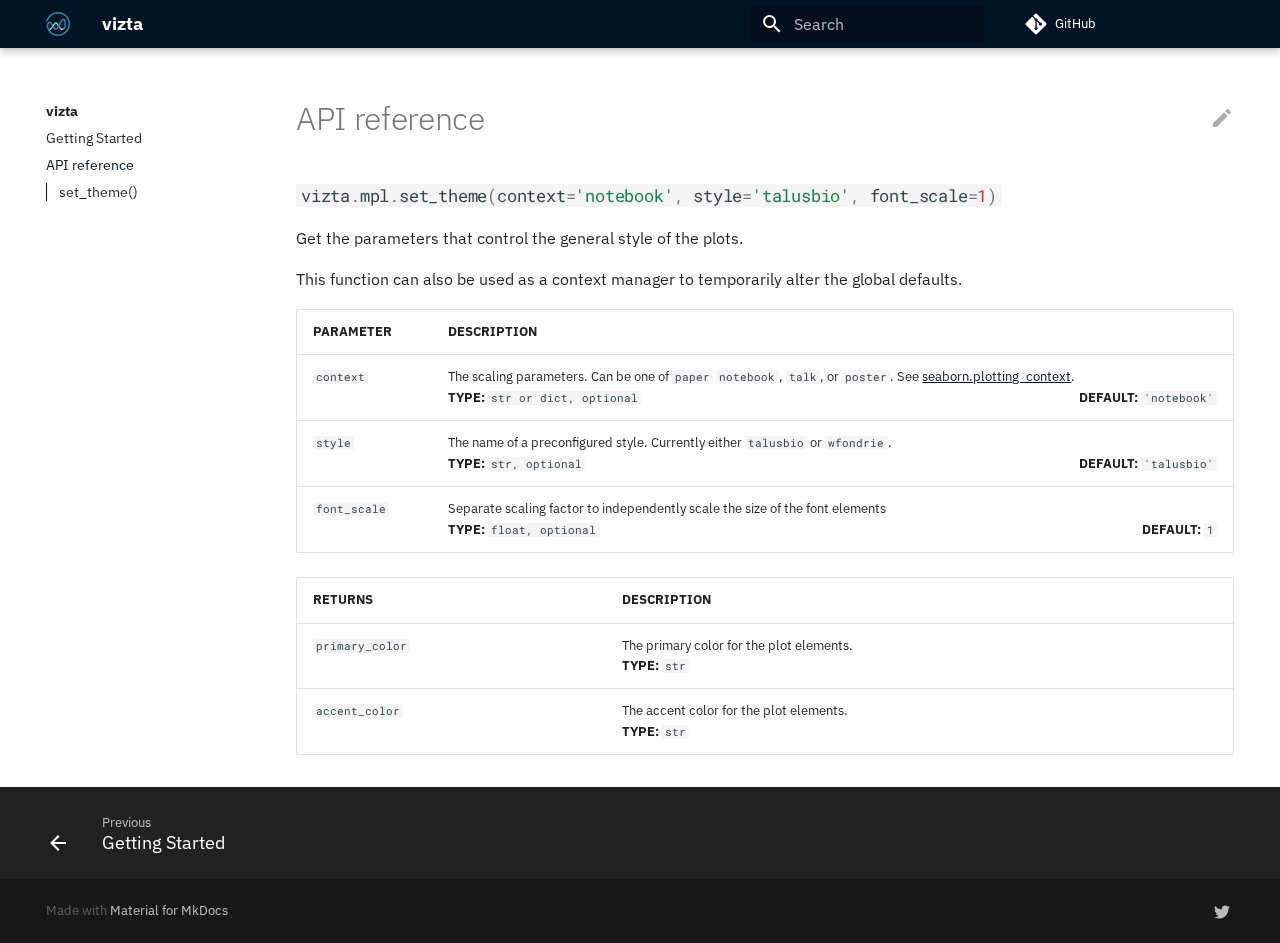
<file: api/index.html>
<!doctype html>
<html lang="en" class="no-js">
  <head>
    
      <meta charset="utf-8">
      <meta name="viewport" content="width=device-width,initial-scale=1">
      
      
      
      <link rel="icon" href="../static/talus-logo.svg">
      <meta name="generator" content="mkdocs-1.4.2, mkdocs-material-8.5.10">
    
    
      
        <title>API reference - vizta</title>
      
    
    
      <link rel="stylesheet" href="../assets/stylesheets/main.975780f9.min.css">
      
        
        <link rel="stylesheet" href="../assets/stylesheets/palette.2505c338.min.css">
        
      
      

    
    
    
      
        
        
        <link rel="preconnect" href="https://fonts.gstatic.com" crossorigin>
        <link rel="stylesheet" href="https://fonts.googleapis.com/css?family=IBM+Plex+Sans:300,300i,400,400i,700,700i%7CRoboto+Mono:400,400i,700,700i&display=fallback">
        <style>:root{--md-text-font:"IBM Plex Sans";--md-code-font:"Roboto Mono"}</style>
      
    
    
      <link rel="stylesheet" href="../assets/_mkdocstrings.css">
    
      <link rel="stylesheet" href="../stylesheets/extra.css">
    
    <script>__md_scope=new URL("..",location),__md_hash=e=>[...e].reduce((e,_)=>(e<<5)-e+_.charCodeAt(0),0),__md_get=(e,_=localStorage,t=__md_scope)=>JSON.parse(_.getItem(t.pathname+"."+e)),__md_set=(e,_,t=localStorage,a=__md_scope)=>{try{t.setItem(a.pathname+"."+e,JSON.stringify(_))}catch(e){}}</script>
    
      

    
    
    
  </head>
  
  
    
    
    
    
    
    <body dir="ltr" data-md-color-scheme="default" data-md-color-primary="None" data-md-color-accent="None">
  
    
    
    <input class="md-toggle" data-md-toggle="drawer" type="checkbox" id="__drawer" autocomplete="off">
    <input class="md-toggle" data-md-toggle="search" type="checkbox" id="__search" autocomplete="off">
    <label class="md-overlay" for="__drawer"></label>
    <div data-md-component="skip">
      
        
        <a href="#api-reference" class="md-skip">
          Skip to content
        </a>
      
    </div>
    <div data-md-component="announce">
      
    </div>
    
    
      

<header class="md-header" data-md-component="header">
  <nav class="md-header__inner md-grid" aria-label="Header">
    <a href=".." title="vizta" class="md-header__button md-logo" aria-label="vizta" data-md-component="logo">
      
  <img src="../static/talus-logo.svg" alt="logo">

    </a>
    <label class="md-header__button md-icon" for="__drawer">
      <svg xmlns="http://www.w3.org/2000/svg" viewBox="0 0 24 24"><path d="M3 6h18v2H3V6m0 5h18v2H3v-2m0 5h18v2H3v-2Z"/></svg>
    </label>
    <div class="md-header__title" data-md-component="header-title">
      <div class="md-header__ellipsis">
        <div class="md-header__topic">
          <span class="md-ellipsis">
            vizta
          </span>
        </div>
        <div class="md-header__topic" data-md-component="header-topic">
          <span class="md-ellipsis">
            
              API reference
            
          </span>
        </div>
      </div>
    </div>
    
    
    
      <label class="md-header__button md-icon" for="__search">
        <svg xmlns="http://www.w3.org/2000/svg" viewBox="0 0 24 24"><path d="M9.5 3A6.5 6.5 0 0 1 16 9.5c0 1.61-.59 3.09-1.56 4.23l.27.27h.79l5 5-1.5 1.5-5-5v-.79l-.27-.27A6.516 6.516 0 0 1 9.5 16 6.5 6.5 0 0 1 3 9.5 6.5 6.5 0 0 1 9.5 3m0 2C7 5 5 7 5 9.5S7 14 9.5 14 14 12 14 9.5 12 5 9.5 5Z"/></svg>
      </label>
      <div class="md-search" data-md-component="search" role="dialog">
  <label class="md-search__overlay" for="__search"></label>
  <div class="md-search__inner" role="search">
    <form class="md-search__form" name="search">
      <input type="text" class="md-search__input" name="query" aria-label="Search" placeholder="Search" autocapitalize="off" autocorrect="off" autocomplete="off" spellcheck="false" data-md-component="search-query" required>
      <label class="md-search__icon md-icon" for="__search">
        <svg xmlns="http://www.w3.org/2000/svg" viewBox="0 0 24 24"><path d="M9.5 3A6.5 6.5 0 0 1 16 9.5c0 1.61-.59 3.09-1.56 4.23l.27.27h.79l5 5-1.5 1.5-5-5v-.79l-.27-.27A6.516 6.516 0 0 1 9.5 16 6.5 6.5 0 0 1 3 9.5 6.5 6.5 0 0 1 9.5 3m0 2C7 5 5 7 5 9.5S7 14 9.5 14 14 12 14 9.5 12 5 9.5 5Z"/></svg>
        <svg xmlns="http://www.w3.org/2000/svg" viewBox="0 0 24 24"><path d="M20 11v2H8l5.5 5.5-1.42 1.42L4.16 12l7.92-7.92L13.5 5.5 8 11h12Z"/></svg>
      </label>
      <nav class="md-search__options" aria-label="Search">
        
        <button type="reset" class="md-search__icon md-icon" title="Clear" aria-label="Clear" tabindex="-1">
          <svg xmlns="http://www.w3.org/2000/svg" viewBox="0 0 24 24"><path d="M19 6.41 17.59 5 12 10.59 6.41 5 5 6.41 10.59 12 5 17.59 6.41 19 12 13.41 17.59 19 19 17.59 13.41 12 19 6.41Z"/></svg>
        </button>
      </nav>
      
    </form>
    <div class="md-search__output">
      <div class="md-search__scrollwrap" data-md-scrollfix>
        <div class="md-search-result" data-md-component="search-result">
          <div class="md-search-result__meta">
            Initializing search
          </div>
          <ol class="md-search-result__list"></ol>
        </div>
      </div>
    </div>
  </div>
</div>
    
    
      <div class="md-header__source">
        <a href="https://github.com/TalusBio/vizta" title="Go to repository" class="md-source" data-md-component="source">
  <div class="md-source__icon md-icon">
    
    <svg xmlns="http://www.w3.org/2000/svg" viewBox="0 0 448 512"><!--! Font Awesome Free 6.2.1 by @fontawesome - https://fontawesome.com License - https://fontawesome.com/license/free (Icons: CC BY 4.0, Fonts: SIL OFL 1.1, Code: MIT License) Copyright 2022 Fonticons, Inc.--><path d="M439.55 236.05 244 40.45a28.87 28.87 0 0 0-40.81 0l-40.66 40.63 51.52 51.52c27.06-9.14 52.68 16.77 43.39 43.68l49.66 49.66c34.23-11.8 61.18 31 35.47 56.69-26.49 26.49-70.21-2.87-56-37.34L240.22 199v121.85c25.3 12.54 22.26 41.85 9.08 55a34.34 34.34 0 0 1-48.55 0c-17.57-17.6-11.07-46.91 11.25-56v-123c-20.8-8.51-24.6-30.74-18.64-45L142.57 101 8.45 235.14a28.86 28.86 0 0 0 0 40.81l195.61 195.6a28.86 28.86 0 0 0 40.8 0l194.69-194.69a28.86 28.86 0 0 0 0-40.81z"/></svg>
  </div>
  <div class="md-source__repository">
    GitHub
  </div>
</a>
      </div>
    
  </nav>
  
</header>
    
    <div class="md-container" data-md-component="container">
      
      
        
          
        
      
      <main class="md-main" data-md-component="main">
        <div class="md-main__inner md-grid">
          
            
              
              <div class="md-sidebar md-sidebar--primary" data-md-component="sidebar" data-md-type="navigation" >
                <div class="md-sidebar__scrollwrap">
                  <div class="md-sidebar__inner">
                    


  

<nav class="md-nav md-nav--primary md-nav--integrated" aria-label="Navigation" data-md-level="0">
  <label class="md-nav__title" for="__drawer">
    <a href=".." title="vizta" class="md-nav__button md-logo" aria-label="vizta" data-md-component="logo">
      
  <img src="../static/talus-logo.svg" alt="logo">

    </a>
    vizta
  </label>
  
    <div class="md-nav__source">
      <a href="https://github.com/TalusBio/vizta" title="Go to repository" class="md-source" data-md-component="source">
  <div class="md-source__icon md-icon">
    
    <svg xmlns="http://www.w3.org/2000/svg" viewBox="0 0 448 512"><!--! Font Awesome Free 6.2.1 by @fontawesome - https://fontawesome.com License - https://fontawesome.com/license/free (Icons: CC BY 4.0, Fonts: SIL OFL 1.1, Code: MIT License) Copyright 2022 Fonticons, Inc.--><path d="M439.55 236.05 244 40.45a28.87 28.87 0 0 0-40.81 0l-40.66 40.63 51.52 51.52c27.06-9.14 52.68 16.77 43.39 43.68l49.66 49.66c34.23-11.8 61.18 31 35.47 56.69-26.49 26.49-70.21-2.87-56-37.34L240.22 199v121.85c25.3 12.54 22.26 41.85 9.08 55a34.34 34.34 0 0 1-48.55 0c-17.57-17.6-11.07-46.91 11.25-56v-123c-20.8-8.51-24.6-30.74-18.64-45L142.57 101 8.45 235.14a28.86 28.86 0 0 0 0 40.81l195.61 195.6a28.86 28.86 0 0 0 40.8 0l194.69-194.69a28.86 28.86 0 0 0 0-40.81z"/></svg>
  </div>
  <div class="md-source__repository">
    GitHub
  </div>
</a>
    </div>
  
  <ul class="md-nav__list" data-md-scrollfix>
    
      
      
      

  
  
  
    <li class="md-nav__item">
      <a href=".." class="md-nav__link">
        Getting Started
      </a>
    </li>
  

    
      
      
      

  
  
    
  
  
    <li class="md-nav__item md-nav__item--active">
      
      <input class="md-nav__toggle md-toggle" data-md-toggle="toc" type="checkbox" id="__toc">
      
      
        
      
      
        <label class="md-nav__link md-nav__link--active" for="__toc">
          API reference
          <span class="md-nav__icon md-icon"></span>
        </label>
      
      <a href="./" class="md-nav__link md-nav__link--active">
        API reference
      </a>
      
        

<nav class="md-nav md-nav--secondary" aria-label="Table of contents">
  
  
  
    
  
  
    <label class="md-nav__title" for="__toc">
      <span class="md-nav__icon md-icon"></span>
      Table of contents
    </label>
    <ul class="md-nav__list" data-md-component="toc" data-md-scrollfix>
      
        <li class="md-nav__item">
  <a href="#vizta.mpl.set_theme" class="md-nav__link">
    set_theme()
  </a>
  
</li>
      
    </ul>
  
</nav>
      
    </li>
  

    
  </ul>
</nav>
                  </div>
                </div>
              </div>
            
            
          
          
            <div class="md-content" data-md-component="content">
              <article class="md-content__inner md-typeset">
                
                  

  <a href="https://github.com/TalusBio/vizta/edit/master/docs/api.md" title="Edit this page" class="md-content__button md-icon">
    
    <svg xmlns="http://www.w3.org/2000/svg" viewBox="0 0 24 24"><path d="M20.71 7.04c.39-.39.39-1.04 0-1.41l-2.34-2.34c-.37-.39-1.02-.39-1.41 0l-1.84 1.83 3.75 3.75M3 17.25V21h3.75L17.81 9.93l-3.75-3.75L3 17.25Z"/></svg>
  </a>


<h1 id="api-reference">API reference</h1>


<div class="doc doc-object doc-function">



<h3 id="vizta.mpl.set_theme" class="doc doc-heading">
<code class="highlight language-python"><span class="n">vizta</span><span class="o">.</span><span class="n">mpl</span><span class="o">.</span><span class="n">set_theme</span><span class="p">(</span><span class="n">context</span><span class="o">=</span><span class="s1">&#39;notebook&#39;</span><span class="p">,</span> <span class="n">style</span><span class="o">=</span><span class="s1">&#39;talusbio&#39;</span><span class="p">,</span> <span class="n">font_scale</span><span class="o">=</span><span class="mi">1</span><span class="p">)</span></code>

</h3>


  <div class="doc doc-contents first">
  
      <p>Get the parameters that control the general style of the plots.</p>
<p>This function can also be used as a context manager to temporarily
alter the global defaults.</p>

  <table>
    <thead>
      <tr>
        <th><b>PARAMETER</b></th>
        <th><b>DESCRIPTION</b></th>
      </tr>
    </thead>
    <tbody>
        <tr>
          <td><code>context</code></td>
          <td class="doc-param-details">
            <p>The scaling parameters. Can be one of <code>paper</code> <code>notebook</code>, <code>talk</code>, or
<code>poster</code>. See <a class="autorefs autorefs-external" href="https://seaborn.pydata.org/generated/seaborn.plotting_context.html#seaborn.plotting_context">seaborn.plotting_context</a>.</p>
            <p>
                <span class="doc-param-annotation">
                  <b>TYPE:</b>
                    <code>str or dict, optional</code>
                </span>
                <span class="doc-param-default">
                  <b>DEFAULT:</b> 
                    <code>&#39;notebook&#39;</code>
                </span>
            </p>
          </td>
        </tr>
        <tr>
          <td><code>style</code></td>
          <td class="doc-param-details">
            <p>The name of a preconfigured style. Currently either <code>talusbio</code> or
<code>wfondrie</code>.</p>
            <p>
                <span class="doc-param-annotation">
                  <b>TYPE:</b>
                    <code>str, optional</code>
                </span>
                <span class="doc-param-default">
                  <b>DEFAULT:</b> 
                    <code>&#39;talusbio&#39;</code>
                </span>
            </p>
          </td>
        </tr>
        <tr>
          <td><code>font_scale</code></td>
          <td class="doc-param-details">
            <p>Separate scaling factor to independently scale the size of the font
elements</p>
            <p>
                <span class="doc-param-annotation">
                  <b>TYPE:</b>
                    <code>float, optional</code>
                </span>
                <span class="doc-param-default">
                  <b>DEFAULT:</b> 
                    <code>1</code>
                </span>
            </p>
          </td>
        </tr>
    </tbody>
  </table>

  <table>
    <thead>
      <tr>
        <th><b>RETURNS</b></th>
        <th><b>DESCRIPTION</b></th>
      </tr>
    </thead>
    <tbody>
        <tr>
          <td>
              <code>primary_color</code>
          </td>
          <td class="doc-returns-details">
            <p>The primary color for the plot elements.</p>
              <p>
                <span class="doc-returns-annotation">
                  <b>TYPE:</b>
                    <code>str</code>
                </span>
              </p>
          </td>
        </tr>
        <tr>
          <td>
              <code>accent_color</code>
          </td>
          <td class="doc-returns-details">
            <p>The accent color for the plot elements.</p>
              <p>
                <span class="doc-returns-annotation">
                  <b>TYPE:</b>
                    <code>str</code>
                </span>
              </p>
          </td>
        </tr>
    </tbody>
  </table>

  </div>

</div>





                
              </article>
            </div>
          
          
        </div>
        
      </main>
      
        <footer class="md-footer">
  
    
    <nav class="md-footer__inner md-grid" aria-label="Footer" >
      
        
        <a href=".." class="md-footer__link md-footer__link--prev" aria-label="Previous: Getting Started" rel="prev">
          <div class="md-footer__button md-icon">
            <svg xmlns="http://www.w3.org/2000/svg" viewBox="0 0 24 24"><path d="M20 11v2H8l5.5 5.5-1.42 1.42L4.16 12l7.92-7.92L13.5 5.5 8 11h12Z"/></svg>
          </div>
          <div class="md-footer__title">
            <div class="md-ellipsis">
              <span class="md-footer__direction">
                Previous
              </span>
              Getting Started
            </div>
          </div>
        </a>
      
      
    </nav>
  
  <div class="md-footer-meta md-typeset">
    <div class="md-footer-meta__inner md-grid">
      <div class="md-copyright">
  
  
    Made with
    <a href="https://squidfunk.github.io/mkdocs-material/" target="_blank" rel="noopener">
      Material for MkDocs
    </a>
  
</div>
      
        <div class="md-social">
  
    
    
      
      
    
    <a href="https://twitter.com/talusbio" target="_blank" rel="noopener" title="twitter.com" class="md-social__link">
      <svg xmlns="http://www.w3.org/2000/svg" viewBox="0 0 512 512"><!--! Font Awesome Free 6.2.1 by @fontawesome - https://fontawesome.com License - https://fontawesome.com/license/free (Icons: CC BY 4.0, Fonts: SIL OFL 1.1, Code: MIT License) Copyright 2022 Fonticons, Inc.--><path d="M459.37 151.716c.325 4.548.325 9.097.325 13.645 0 138.72-105.583 298.558-298.558 298.558-59.452 0-114.68-17.219-161.137-47.106 8.447.974 16.568 1.299 25.34 1.299 49.055 0 94.213-16.568 130.274-44.832-46.132-.975-84.792-31.188-98.112-72.772 6.498.974 12.995 1.624 19.818 1.624 9.421 0 18.843-1.3 27.614-3.573-48.081-9.747-84.143-51.98-84.143-102.985v-1.299c13.969 7.797 30.214 12.67 47.431 13.319-28.264-18.843-46.781-51.005-46.781-87.391 0-19.492 5.197-37.36 14.294-52.954 51.655 63.675 129.3 105.258 216.365 109.807-1.624-7.797-2.599-15.918-2.599-24.04 0-57.828 46.782-104.934 104.934-104.934 30.213 0 57.502 12.67 76.67 33.137 23.715-4.548 46.456-13.32 66.599-25.34-7.798 24.366-24.366 44.833-46.132 57.827 21.117-2.273 41.584-8.122 60.426-16.243-14.292 20.791-32.161 39.308-52.628 54.253z"/></svg>
    </a>
  
</div>
      
    </div>
  </div>
</footer>
      
    </div>
    <div class="md-dialog" data-md-component="dialog">
      <div class="md-dialog__inner md-typeset"></div>
    </div>
    
    <script id="__config" type="application/json">{"base": "..", "features": ["toc.integrate"], "search": "../assets/javascripts/workers/search.16e2a7d4.min.js", "translations": {"clipboard.copied": "Copied to clipboard", "clipboard.copy": "Copy to clipboard", "search.config.lang": "en", "search.config.pipeline": "trimmer, stopWordFilter", "search.config.separator": "[\\s\\-]+", "search.placeholder": "Search", "search.result.more.one": "1 more on this page", "search.result.more.other": "# more on this page", "search.result.none": "No matching documents", "search.result.one": "1 matching document", "search.result.other": "# matching documents", "search.result.placeholder": "Type to start searching", "search.result.term.missing": "Missing", "select.version.title": "Select version"}}</script>
    
    
      <script src="../assets/javascripts/bundle.5a2dcb6a.min.js"></script>
      
    
    
  </body>
</html>
</file>
<file: assets/_mkdocstrings.css>
/* Don't capitalize names. */
h5.doc-heading {
  text-transform: none !important;
}

/* Avoid breaking parameters name, etc. in table cells. */
.doc-contents td code {
  word-break: normal !important;
}

/* For pieces of Markdown rendered in table cells. */
.doc-contents td p {
  margin-top: 0 !important;
  margin-bottom: 0 !important;
}

/* Max width for docstring sections tables. */
.doc .md-typeset__table,
.doc .md-typeset__table table {
  display: table !important;
  width: 100%;
}
.doc .md-typeset__table tr {
  display: table-row;
}

/* Avoid line breaks in rendered fields. */
.field-body p {
  display: inline;
}

/* Defaults in Spacy table style. */
.doc-param-default {
  float: right;
}
</file>
<file: stylesheets/extra.css>
:root {
  --md-primary-fg-color:             #001425;
  --md-primary-fg-color--light:      #308AAD;
  --md-primary-fg-color--dark:       #001425;
  --md-accent-fg-color:              #308AAD;
  --md-accent-fg-color--transparent: #308AAD;
}

p a {
    text-decoration: underline;
}
</file>
<file: assets/stylesheets/main.975780f9.min.css>
@charset "UTF-8";html{-webkit-text-size-adjust:none;-moz-text-size-adjust:none;text-size-adjust:none;box-sizing:border-box}*,:after,:before{box-sizing:inherit}@media (prefers-reduced-motion){*,:after,:before{transition:none!important}}body{margin:0}a,button,input,label{-webkit-tap-highlight-color:transparent}a{color:inherit;text-decoration:none}hr{border:0;box-sizing:initial;display:block;height:.05rem;overflow:visible;padding:0}small{font-size:80%}sub,sup{line-height:1em}img{border-style:none}table{border-collapse:initial;border-spacing:0}td,th{font-weight:400;vertical-align:top}button{background:#0000;border:0;font-family:inherit;font-size:inherit;margin:0;padding:0}input{border:0;outline:none}:root{--md-primary-fg-color:#4051b5;--md-primary-fg-color--light:#5d6cc0;--md-primary-fg-color--dark:#303fa1;--md-primary-bg-color:#fff;--md-primary-bg-color--light:#ffffffb3;--md-accent-fg-color:#526cfe;--md-accent-fg-color--transparent:#526cfe1a;--md-accent-bg-color:#fff;--md-accent-bg-color--light:#ffffffb3}:root,[data-md-color-scheme=default]{--md-default-fg-color:#000000de;--md-default-fg-color--light:#0000008a;--md-default-fg-color--lighter:#00000052;--md-default-fg-color--lightest:#00000012;--md-default-bg-color:#fff;--md-default-bg-color--light:#ffffffb3;--md-default-bg-color--lighter:#ffffff4d;--md-default-bg-color--lightest:#ffffff1f;--md-code-fg-color:#36464e;--md-code-bg-color:#f5f5f5;--md-code-hl-color:#ffff0080;--md-code-hl-number-color:#d52a2a;--md-code-hl-special-color:#db1457;--md-code-hl-function-color:#a846b9;--md-code-hl-constant-color:#6e59d9;--md-code-hl-keyword-color:#3f6ec6;--md-code-hl-string-color:#1c7d4d;--md-code-hl-name-color:var(--md-code-fg-color);--md-code-hl-operator-color:var(--md-default-fg-color--light);--md-code-hl-punctuation-color:var(--md-default-fg-color--light);--md-code-hl-comment-color:var(--md-default-fg-color--light);--md-code-hl-generic-color:var(--md-default-fg-color--light);--md-code-hl-variable-color:var(--md-default-fg-color--light);--md-typeset-color:var(--md-default-fg-color);--md-typeset-a-color:var(--md-primary-fg-color);--md-typeset-mark-color:#ffff0080;--md-typeset-del-color:#f5503d26;--md-typeset-ins-color:#0bd57026;--md-typeset-kbd-color:#fafafa;--md-typeset-kbd-accent-color:#fff;--md-typeset-kbd-border-color:#b8b8b8;--md-typeset-table-color:#0000001f;--md-admonition-fg-color:var(--md-default-fg-color);--md-admonition-bg-color:var(--md-default-bg-color);--md-footer-fg-color:#fff;--md-footer-fg-color--light:#ffffffb3;--md-footer-fg-color--lighter:#ffffff4d;--md-footer-bg-color:#000000de;--md-footer-bg-color--dark:#00000052;--md-shadow-z1:0 0.2rem 0.5rem #0000000d,0 0 0.05rem #0000001a;--md-shadow-z2:0 0.2rem 0.5rem #0000001a,0 0 0.05rem #00000040;--md-shadow-z3:0 0.2rem 0.5rem #0003,0 0 0.05rem #00000059}.md-icon svg{fill:currentcolor;display:block;height:1.2rem;width:1.2rem}body{-webkit-font-smoothing:antialiased;-moz-osx-font-smoothing:grayscale;--md-text-font-family:var(--md-text-font,_),-apple-system,BlinkMacSystemFont,Helvetica,Arial,sans-serif;--md-code-font-family:var(--md-code-font,_),SFMono-Regular,Consolas,Menlo,monospace}body,input{font-feature-settings:"kern","liga";font-family:var(--md-text-font-family)}body,code,input,kbd,pre{color:var(--md-typeset-color)}code,kbd,pre{font-feature-settings:"kern";font-family:var(--md-code-font-family)}:root{--md-typeset-table-sort-icon:url('data:image/svg+xml;charset=utf-8,<svg xmlns="http://www.w3.org/2000/svg" viewBox="0 0 24 24"><path d="m18 21-4-4h3V7h-3l4-4 4 4h-3v10h3M2 19v-2h10v2M2 13v-2h7v2M2 7V5h4v2H2Z"/></svg>');--md-typeset-table-sort-icon--asc:url('data:image/svg+xml;charset=utf-8,<svg xmlns="http://www.w3.org/2000/svg" viewBox="0 0 24 24"><path d="M19 17h3l-4 4-4-4h3V3h2M2 17h10v2H2M6 5v2H2V5m0 6h7v2H2v-2Z"/></svg>');--md-typeset-table-sort-icon--desc:url('data:image/svg+xml;charset=utf-8,<svg xmlns="http://www.w3.org/2000/svg" viewBox="0 0 24 24"><path d="M19 7h3l-4-4-4 4h3v14h2M2 17h10v2H2M6 5v2H2V5m0 6h7v2H2v-2Z"/></svg>')}.md-typeset{-webkit-print-color-adjust:exact;color-adjust:exact;font-size:.8rem;line-height:1.6}@media print{.md-typeset{font-size:.68rem}}.md-typeset blockquote,.md-typeset dl,.md-typeset figure,.md-typeset ol,.md-typeset pre,.md-typeset ul{margin-bottom:1em;margin-top:1em}.md-typeset h1{color:var(--md-default-fg-color--light);font-size:2em;line-height:1.3;margin:0 0 1.25em}.md-typeset h1,.md-typeset h2{font-weight:300;letter-spacing:-.01em}.md-typeset h2{font-size:1.5625em;line-height:1.4;margin:1.6em 0 .64em}.md-typeset h3{font-size:1.25em;font-weight:400;letter-spacing:-.01em;line-height:1.5;margin:1.6em 0 .8em}.md-typeset h2+h3{margin-top:.8em}.md-typeset h4{font-weight:700;letter-spacing:-.01em;margin:1em 0}.md-typeset h5,.md-typeset h6{color:var(--md-default-fg-color--light);font-size:.8em;font-weight:700;letter-spacing:-.01em;margin:1.25em 0}.md-typeset h5{text-transform:uppercase}.md-typeset hr{border-bottom:.05rem solid var(--md-default-fg-color--lightest);display:flow-root;margin:1.5em 0}.md-typeset a{color:var(--md-typeset-a-color);word-break:break-word}.md-typeset a,.md-typeset a:before{transition:color 125ms}.md-typeset a:focus,.md-typeset a:hover{color:var(--md-accent-fg-color)}.md-typeset a:focus code,.md-typeset a:hover code{background-color:var(--md-accent-fg-color--transparent)}.md-typeset a code{color:currentcolor;transition:background-color 125ms}.md-typeset a.focus-visible{outline-color:var(--md-accent-fg-color);outline-offset:.2rem}.md-typeset code,.md-typeset kbd,.md-typeset pre{color:var(--md-code-fg-color);direction:ltr;font-variant-ligatures:none}@media print{.md-typeset code,.md-typeset kbd,.md-typeset pre{white-space:pre-wrap}}.md-typeset code{background-color:var(--md-code-bg-color);border-radius:.1rem;-webkit-box-decoration-break:clone;box-decoration-break:clone;font-size:.85em;padding:0 .2941176471em;word-break:break-word}.md-typeset code:not(.focus-visible){-webkit-tap-highlight-color:transparent;outline:none}.md-typeset pre{display:flow-root;line-height:1.4;position:relative}.md-typeset pre>code{-webkit-box-decoration-break:slice;box-decoration-break:slice;box-shadow:none;display:block;margin:0;outline-color:var(--md-accent-fg-color);overflow:auto;padding:.7720588235em 1.1764705882em;scrollbar-color:var(--md-default-fg-color--lighter) #0000;scrollbar-width:thin;touch-action:auto;word-break:normal}.md-typeset pre>code:hover{scrollbar-color:var(--md-accent-fg-color) #0000}.md-typeset pre>code::-webkit-scrollbar{height:.2rem;width:.2rem}.md-typeset pre>code::-webkit-scrollbar-thumb{background-color:var(--md-default-fg-color--lighter)}.md-typeset pre>code::-webkit-scrollbar-thumb:hover{background-color:var(--md-accent-fg-color)}.md-typeset kbd{background-color:var(--md-typeset-kbd-color);border-radius:.1rem;box-shadow:0 .1rem 0 .05rem var(--md-typeset-kbd-border-color),0 .1rem 0 var(--md-typeset-kbd-border-color),0 -.1rem .2rem var(--md-typeset-kbd-accent-color) inset;color:var(--md-default-fg-color);display:inline-block;font-size:.75em;padding:0 .6666666667em;vertical-align:text-top;word-break:break-word}.md-typeset mark{background-color:var(--md-typeset-mark-color);-webkit-box-decoration-break:clone;box-decoration-break:clone;color:inherit;word-break:break-word}.md-typeset abbr{border-bottom:.05rem dotted var(--md-default-fg-color--light);cursor:help;text-decoration:none}@media (hover:none){.md-typeset abbr{position:relative}.md-typeset abbr[title]:-webkit-any(:focus,:hover):after{background-color:var(--md-default-fg-color);border-radius:.1rem;box-shadow:var(--md-shadow-z3);color:var(--md-default-bg-color);content:attr(title);display:inline-block;font-size:.7rem;margin-top:2em;max-width:80%;min-width:-webkit-max-content;min-width:max-content;padding:.2rem .3rem;position:absolute;width:auto}.md-typeset abbr[title]:-moz-any(:focus,:hover):after{background-color:var(--md-default-fg-color);border-radius:.1rem;box-shadow:var(--md-shadow-z3);color:var(--md-default-bg-color);content:attr(title);display:inline-block;font-size:.7rem;margin-top:2em;max-width:80%;min-width:-moz-max-content;min-width:max-content;padding:.2rem .3rem;position:absolute;width:auto}[dir=ltr] .md-typeset abbr[title]:-webkit-any(:focus,:hover):after{left:0}[dir=ltr] .md-typeset abbr[title]:-moz-any(:focus,:hover):after{left:0}[dir=ltr] .md-typeset abbr[title]:is(:focus,:hover):after{left:0}[dir=rtl] .md-typeset abbr[title]:-webkit-any(:focus,:hover):after{right:0}[dir=rtl] .md-typeset abbr[title]:-moz-any(:focus,:hover):after{right:0}[dir=rtl] .md-typeset abbr[title]:is(:focus,:hover):after{right:0}.md-typeset abbr[title]:is(:focus,:hover):after{background-color:var(--md-default-fg-color);border-radius:.1rem;box-shadow:var(--md-shadow-z3);color:var(--md-default-bg-color);content:attr(title);display:inline-block;font-size:.7rem;margin-top:2em;max-width:80%;min-width:-webkit-max-content;min-width:-moz-max-content;min-width:max-content;padding:.2rem .3rem;position:absolute;width:auto}}.md-typeset small{opacity:.75}[dir=ltr] .md-typeset sub,[dir=ltr] .md-typeset sup{margin-left:.078125em}[dir=rtl] .md-typeset sub,[dir=rtl] .md-typeset sup{margin-right:.078125em}[dir=ltr] .md-typeset blockquote{padding-left:.6rem}[dir=rtl] .md-typeset blockquote{padding-right:.6rem}[dir=ltr] .md-typeset blockquote{border-left:.2rem solid var(--md-default-fg-color--lighter)}[dir=rtl] .md-typeset blockquote{border-right:.2rem solid var(--md-default-fg-color--lighter)}.md-typeset blockquote{color:var(--md-default-fg-color--light);margin-left:0;margin-right:0}.md-typeset ul{list-style-type:disc}[dir=ltr] .md-typeset ol,[dir=ltr] .md-typeset ul{margin-left:.625em}[dir=rtl] .md-typeset ol,[dir=rtl] .md-typeset ul{margin-right:.625em}.md-typeset ol,.md-typeset ul{padding:0}.md-typeset ol:not([hidden]),.md-typeset ul:not([hidden]){display:flow-root}.md-typeset ol ol,.md-typeset ul ol{list-style-type:lower-alpha}.md-typeset ol ol ol,.md-typeset ul ol ol{list-style-type:lower-roman}[dir=ltr] .md-typeset ol li,[dir=ltr] .md-typeset ul li{margin-left:1.25em}[dir=rtl] .md-typeset ol li,[dir=rtl] .md-typeset ul li{margin-right:1.25em}.md-typeset ol li,.md-typeset ul li{margin-bottom:.5em}.md-typeset ol li blockquote,.md-typeset ol li p,.md-typeset ul li blockquote,.md-typeset ul li p{margin:.5em 0}.md-typeset ol li:last-child,.md-typeset ul li:last-child{margin-bottom:0}.md-typeset ol li :-webkit-any(ul,ol),.md-typeset ul li :-webkit-any(ul,ol){margin-bottom:.5em;margin-top:.5em}.md-typeset ol li :-moz-any(ul,ol),.md-typeset ul li :-moz-any(ul,ol){margin-bottom:.5em;margin-top:.5em}[dir=ltr] .md-typeset ol li :-webkit-any(ul,ol),[dir=ltr] .md-typeset ul li :-webkit-any(ul,ol){margin-left:.625em}[dir=ltr] .md-typeset ol li :-moz-any(ul,ol),[dir=ltr] .md-typeset ul li :-moz-any(ul,ol){margin-left:.625em}[dir=ltr] .md-typeset ol li :is(ul,ol),[dir=ltr] .md-typeset ul li :is(ul,ol){margin-left:.625em}[dir=rtl] .md-typeset ol li :-webkit-any(ul,ol),[dir=rtl] .md-typeset ul li :-webkit-any(ul,ol){margin-right:.625em}[dir=rtl] .md-typeset ol li :-moz-any(ul,ol),[dir=rtl] .md-typeset ul li :-moz-any(ul,ol){margin-right:.625em}[dir=rtl] .md-typeset ol li :is(ul,ol),[dir=rtl] .md-typeset ul li :is(ul,ol){margin-right:.625em}.md-typeset ol li :is(ul,ol),.md-typeset ul li :is(ul,ol){margin-bottom:.5em;margin-top:.5em}[dir=ltr] .md-typeset dd{margin-left:1.875em}[dir=rtl] .md-typeset dd{margin-right:1.875em}.md-typeset dd{margin-bottom:1.5em;margin-top:1em}.md-typeset img,.md-typeset svg,.md-typeset video{height:auto;max-width:100%}.md-typeset img[align=left]{margin:1em 1em 1em 0}.md-typeset img[align=right]{margin:1em 0 1em 1em}.md-typeset img[align]:only-child{margin-top:0}.md-typeset img[src$="#gh-dark-mode-only"],.md-typeset img[src$="#only-dark"]{display:none}.md-typeset figure{display:flow-root;margin:1em auto;max-width:100%;text-align:center;width:-webkit-fit-content;width:-moz-fit-content;width:fit-content}.md-typeset figure img{display:block}.md-typeset figcaption{font-style:italic;margin:1em auto;max-width:24rem}.md-typeset iframe{max-width:100%}.md-typeset table:not([class]){background-color:var(--md-default-bg-color);border:.05rem solid var(--md-typeset-table-color);border-radius:.1rem;display:inline-block;font-size:.64rem;max-width:100%;overflow:auto;touch-action:auto}@media print{.md-typeset table:not([class]){display:table}}.md-typeset table:not([class])+*{margin-top:1.5em}.md-typeset table:not([class]) :-webkit-any(th,td)>:first-child{margin-top:0}.md-typeset table:not([class]) :-moz-any(th,td)>:first-child{margin-top:0}.md-typeset table:not([class]) :is(th,td)>:first-child{margin-top:0}.md-typeset table:not([class]) :-webkit-any(th,td)>:last-child{margin-bottom:0}.md-typeset table:not([class]) :-moz-any(th,td)>:last-child{margin-bottom:0}.md-typeset table:not([class]) :is(th,td)>:last-child{margin-bottom:0}.md-typeset table:not([class]) :-webkit-any(th,td):not([align]){text-align:left}.md-typeset table:not([class]) :-moz-any(th,td):not([align]){text-align:left}.md-typeset table:not([class]) :is(th,td):not([align]){text-align:left}[dir=rtl] .md-typeset table:not([class]) :-webkit-any(th,td):not([align]){text-align:right}[dir=rtl] .md-typeset table:not([class]) :-moz-any(th,td):not([align]){text-align:right}[dir=rtl] .md-typeset table:not([class]) :is(th,td):not([align]){text-align:right}.md-typeset table:not([class]) th{font-weight:700;min-width:5rem;padding:.9375em 1.25em;vertical-align:top}.md-typeset table:not([class]) td{border-top:.05rem solid var(--md-typeset-table-color);padding:.9375em 1.25em;vertical-align:top}.md-typeset table:not([class]) tbody tr{transition:background-color 125ms}.md-typeset table:not([class]) tbody tr:hover{background-color:rgba(0,0,0,.035);box-shadow:0 .05rem 0 var(--md-default-bg-color) inset}.md-typeset table:not([class]) a{word-break:normal}.md-typeset table th[role=columnheader]{cursor:pointer}[dir=ltr] .md-typeset table th[role=columnheader]:after{margin-left:.5em}[dir=rtl] .md-typeset table th[role=columnheader]:after{margin-right:.5em}.md-typeset table th[role=columnheader]:after{content:"";display:inline-block;height:1.2em;-webkit-mask-image:var(--md-typeset-table-sort-icon);mask-image:var(--md-typeset-table-sort-icon);-webkit-mask-repeat:no-repeat;mask-repeat:no-repeat;-webkit-mask-size:contain;mask-size:contain;transition:background-color 125ms;vertical-align:text-bottom;width:1.2em}.md-typeset table th[role=columnheader]:hover:after{background-color:var(--md-default-fg-color--lighter)}.md-typeset table th[role=columnheader][aria-sort=ascending]:after{background-color:var(--md-default-fg-color--light);-webkit-mask-image:var(--md-typeset-table-sort-icon--asc);mask-image:var(--md-typeset-table-sort-icon--asc)}.md-typeset table th[role=columnheader][aria-sort=descending]:after{background-color:var(--md-default-fg-color--light);-webkit-mask-image:var(--md-typeset-table-sort-icon--desc);mask-image:var(--md-typeset-table-sort-icon--desc)}.md-typeset__scrollwrap{margin:1em -.8rem;overflow-x:auto;touch-action:auto}.md-typeset__table{display:inline-block;margin-bottom:.5em;padding:0 .8rem}@media print{.md-typeset__table{display:block}}html .md-typeset__table table{display:table;margin:0;overflow:hidden;width:100%}@media screen and (max-width:44.9375em){.md-content__inner>pre{margin:1em -.8rem}.md-content__inner>pre code{border-radius:0}}.md-banner{background-color:var(--md-footer-bg-color);color:var(--md-footer-fg-color);overflow:auto}@media print{.md-banner{display:none}}.md-banner--warning{background:var(--md-typeset-mark-color);color:var(--md-default-fg-color)}.md-banner__inner{font-size:.7rem;margin:.6rem auto;padding:0 .8rem}[dir=ltr] .md-banner__button{float:right}[dir=rtl] .md-banner__button{float:left}.md-banner__button{color:inherit;cursor:pointer;transition:opacity .25s}.md-banner__button:hover{opacity:.7}html{font-size:125%;height:100%;overflow-x:hidden}@media screen and (min-width:100em){html{font-size:137.5%}}@media screen and (min-width:125em){html{font-size:150%}}body{background-color:var(--md-default-bg-color);display:flex;flex-direction:column;font-size:.5rem;min-height:100%;position:relative;width:100%}@media print{body{display:block}}@media screen and (max-width:59.9375em){body[data-md-scrolllock]{position:fixed}}.md-grid{margin-left:auto;margin-right:auto;max-width:61rem}.md-container{display:flex;flex-direction:column;flex-grow:1}@media print{.md-container{display:block}}.md-main{flex-grow:1}.md-main__inner{display:flex;height:100%;margin-top:1.5rem}.md-ellipsis{overflow:hidden;text-overflow:ellipsis;white-space:nowrap}.md-toggle{display:none}.md-option{height:0;opacity:0;position:absolute;width:0}.md-option:checked+label:not([hidden]){display:block}.md-option.focus-visible+label{outline-color:var(--md-accent-fg-color);outline-style:auto}.md-skip{background-color:var(--md-default-fg-color);border-radius:.1rem;color:var(--md-default-bg-color);font-size:.64rem;margin:.5rem;opacity:0;outline-color:var(--md-accent-fg-color);padding:.3rem .5rem;position:fixed;transform:translateY(.4rem);z-index:-1}.md-skip:focus{opacity:1;transform:translateY(0);transition:transform .25s cubic-bezier(.4,0,.2,1),opacity 175ms 75ms;z-index:10}@page{margin:25mm}:root{--md-clipboard-icon:url('data:image/svg+xml;charset=utf-8,<svg xmlns="http://www.w3.org/2000/svg" viewBox="0 0 24 24"><path d="M19 21H8V7h11m0-2H8a2 2 0 0 0-2 2v14a2 2 0 0 0 2 2h11a2 2 0 0 0 2-2V7a2 2 0 0 0-2-2m-3-4H4a2 2 0 0 0-2 2v14h2V3h12V1Z"/></svg>')}.md-clipboard{border-radius:.1rem;color:var(--md-default-fg-color--lightest);cursor:pointer;height:1.5em;outline-color:var(--md-accent-fg-color);outline-offset:.1rem;position:absolute;right:.5em;top:.5em;transition:color .25s;width:1.5em;z-index:1}@media print{.md-clipboard{display:none}}.md-clipboard:not(.focus-visible){-webkit-tap-highlight-color:transparent;outline:none}:hover>.md-clipboard{color:var(--md-default-fg-color--light)}.md-clipboard:-webkit-any(:focus,:hover){color:var(--md-accent-fg-color)}.md-clipboard:-moz-any(:focus,:hover){color:var(--md-accent-fg-color)}.md-clipboard:is(:focus,:hover){color:var(--md-accent-fg-color)}.md-clipboard:after{background-color:currentcolor;content:"";display:block;height:1.125em;margin:0 auto;-webkit-mask-image:var(--md-clipboard-icon);mask-image:var(--md-clipboard-icon);-webkit-mask-position:center;mask-position:center;-webkit-mask-repeat:no-repeat;mask-repeat:no-repeat;-webkit-mask-size:contain;mask-size:contain;width:1.125em}.md-clipboard--inline{cursor:pointer}.md-clipboard--inline code{transition:color .25s,background-color .25s}.md-clipboard--inline:-webkit-any(:focus,:hover) code{background-color:var(--md-accent-fg-color--transparent);color:var(--md-accent-fg-color)}.md-clipboard--inline:-moz-any(:focus,:hover) code{background-color:var(--md-accent-fg-color--transparent);color:var(--md-accent-fg-color)}.md-clipboard--inline:is(:focus,:hover) code{background-color:var(--md-accent-fg-color--transparent);color:var(--md-accent-fg-color)}@keyframes consent{0%{opacity:0;transform:translateY(100%)}to{opacity:1;transform:translateY(0)}}@keyframes overlay{0%{opacity:0}to{opacity:1}}.md-consent__overlay{animation:overlay .25s both;-webkit-backdrop-filter:blur(.1rem);backdrop-filter:blur(.1rem);background-color:#0000008a;height:100%;opacity:1;position:fixed;top:0;width:100%;z-index:5}.md-consent__inner{animation:consent .5s cubic-bezier(.1,.7,.1,1) both;background-color:var(--md-default-bg-color);border:0;border-radius:.1rem;bottom:0;box-shadow:0 0 .2rem #0000001a,0 .2rem .4rem #0003;max-height:100%;overflow:auto;padding:0;position:fixed;width:100%;z-index:5}.md-consent__form{padding:.8rem}.md-consent__settings{display:none;margin:1em 0}input:checked+.md-consent__settings{display:block}.md-consent__controls{margin-bottom:.8rem}.md-typeset .md-consent__controls .md-button{display:inline}@media screen and (max-width:44.9375em){.md-typeset .md-consent__controls .md-button{display:block;margin-top:.4rem;text-align:center;width:100%}}.md-consent label{cursor:pointer}.md-content{flex-grow:1;min-width:0}.md-content__inner{margin:0 .8rem 1.2rem;padding-top:.6rem}@media screen and (min-width:76.25em){[dir=ltr] .md-sidebar--primary:not([hidden])~.md-content>.md-content__inner{margin-left:1.2rem}[dir=ltr] .md-sidebar--secondary:not([hidden])~.md-content>.md-content__inner,[dir=rtl] .md-sidebar--primary:not([hidden])~.md-content>.md-content__inner{margin-right:1.2rem}[dir=rtl] .md-sidebar--secondary:not([hidden])~.md-content>.md-content__inner{margin-left:1.2rem}}.md-content__inner:before{content:"";display:block;height:.4rem}.md-content__inner>:last-child{margin-bottom:0}[dir=ltr] .md-content__button{float:right}[dir=rtl] .md-content__button{float:left}[dir=ltr] .md-content__button{margin-left:.4rem}[dir=rtl] .md-content__button{margin-right:.4rem}.md-content__button{margin:.4rem 0;padding:0}@media print{.md-content__button{display:none}}.md-typeset .md-content__button{color:var(--md-default-fg-color--lighter)}.md-content__button svg{display:inline;vertical-align:top}[dir=rtl] .md-content__button svg{transform:scaleX(-1)}[dir=ltr] .md-dialog{right:.8rem}[dir=rtl] .md-dialog{left:.8rem}.md-dialog{background-color:var(--md-default-fg-color);border-radius:.1rem;bottom:.8rem;box-shadow:var(--md-shadow-z3);min-width:11.1rem;opacity:0;padding:.4rem .6rem;pointer-events:none;position:fixed;transform:translateY(100%);transition:transform 0ms .4s,opacity .4s;z-index:4}@media print{.md-dialog{display:none}}.md-dialog--active{opacity:1;pointer-events:auto;transform:translateY(0);transition:transform .4s cubic-bezier(.075,.85,.175,1),opacity .4s}.md-dialog__inner{color:var(--md-default-bg-color);font-size:.7rem}.md-feedback{margin:2em 0 1em;text-align:center}.md-feedback fieldset{border:none;margin:0;padding:0}.md-feedback__title{font-weight:700;margin:1em auto}.md-feedback__inner{position:relative}.md-feedback__list{align-content:baseline;display:flex;flex-wrap:wrap;justify-content:center;position:relative}.md-feedback__list:hover .md-icon:not(:disabled){color:var(--md-default-fg-color--lighter)}:disabled .md-feedback__list{min-height:1.8rem}.md-feedback__icon{color:var(--md-default-fg-color--light);cursor:pointer;flex-shrink:0;margin:0 .1rem;transition:color 125ms}.md-feedback__icon:not(:disabled).md-icon:hover{color:var(--md-accent-fg-color)}.md-feedback__icon:disabled{color:var(--md-default-fg-color--lightest);pointer-events:none}.md-feedback__note{opacity:0;position:relative;transform:translateY(.4rem);transition:transform .4s cubic-bezier(.1,.7,.1,1),opacity .15s}.md-feedback__note>*{margin:0 auto;max-width:16rem}:disabled .md-feedback__note{opacity:1;transform:translateY(0)}.md-footer{background-color:var(--md-footer-bg-color);color:var(--md-footer-fg-color)}@media print{.md-footer{display:none}}.md-footer__inner{justify-content:space-between;overflow:auto;padding:.2rem}.md-footer__inner:not([hidden]){display:flex}.md-footer__link{display:flex;flex-grow:0.01;outline-color:var(--md-accent-fg-color);overflow:hidden;padding-bottom:.4rem;padding-top:1.4rem;transition:opacity .25s}.md-footer__link:-webkit-any(:focus,:hover){opacity:.7}.md-footer__link:-moz-any(:focus,:hover){opacity:.7}.md-footer__link:is(:focus,:hover){opacity:.7}[dir=rtl] .md-footer__link svg{transform:scaleX(-1)}@media screen and (max-width:44.9375em){.md-footer__link--prev .md-footer__title{display:none}}[dir=ltr] .md-footer__link--next{margin-left:auto}[dir=rtl] .md-footer__link--next{margin-right:auto}.md-footer__link--next{text-align:right}[dir=rtl] .md-footer__link--next{text-align:left}.md-footer__title{flex-grow:1;font-size:.9rem;line-height:2.4rem;max-width:calc(100% - 2.4rem);padding:0 1rem;position:relative;white-space:nowrap}.md-footer__button{margin:.2rem;padding:.4rem}.md-footer__direction{font-size:.64rem;left:0;margin-top:-1rem;opacity:.7;padding:0 1rem;position:absolute;right:0}.md-footer-meta{background-color:var(--md-footer-bg-color--dark)}.md-footer-meta__inner{display:flex;flex-wrap:wrap;justify-content:space-between;padding:.2rem}html .md-footer-meta.md-typeset a{color:var(--md-footer-fg-color--light)}html .md-footer-meta.md-typeset a:-webkit-any(:focus,:hover){color:var(--md-footer-fg-color)}html .md-footer-meta.md-typeset a:-moz-any(:focus,:hover){color:var(--md-footer-fg-color)}html .md-footer-meta.md-typeset a:is(:focus,:hover){color:var(--md-footer-fg-color)}.md-copyright{color:var(--md-footer-fg-color--lighter);font-size:.64rem;margin:auto .6rem;padding:.4rem 0;width:100%}@media screen and (min-width:45em){.md-copyright{width:auto}}.md-copyright__highlight{color:var(--md-footer-fg-color--light)}.md-social{margin:0 .4rem;padding:.2rem 0 .6rem}@media screen and (min-width:45em){.md-social{padding:.6rem 0}}.md-social__link{display:inline-block;height:1.6rem;text-align:center;width:1.6rem}.md-social__link:before{line-height:1.9}.md-social__link svg{fill:currentcolor;max-height:.8rem;vertical-align:-25%}.md-typeset .md-button{border:.1rem solid;border-radius:.1rem;color:var(--md-primary-fg-color);cursor:pointer;display:inline-block;font-weight:700;padding:.625em 2em;transition:color 125ms,background-color 125ms,border-color 125ms}.md-typeset .md-button--primary{background-color:var(--md-primary-fg-color);border-color:var(--md-primary-fg-color);color:var(--md-primary-bg-color)}.md-typeset .md-button:-webkit-any(:focus,:hover){background-color:var(--md-accent-fg-color);border-color:var(--md-accent-fg-color);color:var(--md-accent-bg-color)}.md-typeset .md-button:-moz-any(:focus,:hover){background-color:var(--md-accent-fg-color);border-color:var(--md-accent-fg-color);color:var(--md-accent-bg-color)}.md-typeset .md-button:is(:focus,:hover){background-color:var(--md-accent-fg-color);border-color:var(--md-accent-fg-color);color:var(--md-accent-bg-color)}[dir=ltr] .md-typeset .md-input{border-top-left-radius:.1rem}[dir=ltr] .md-typeset .md-input,[dir=rtl] .md-typeset .md-input{border-top-right-radius:.1rem}[dir=rtl] .md-typeset .md-input{border-top-left-radius:.1rem}.md-typeset .md-input{border-bottom:.1rem solid var(--md-default-fg-color--lighter);box-shadow:var(--md-shadow-z1);font-size:.8rem;height:1.8rem;padding:0 .6rem;transition:border .25s,box-shadow .25s}.md-typeset .md-input:-webkit-any(:focus,:hover){border-bottom-color:var(--md-accent-fg-color);box-shadow:var(--md-shadow-z2)}.md-typeset .md-input:-moz-any(:focus,:hover){border-bottom-color:var(--md-accent-fg-color);box-shadow:var(--md-shadow-z2)}.md-typeset .md-input:is(:focus,:hover){border-bottom-color:var(--md-accent-fg-color);box-shadow:var(--md-shadow-z2)}.md-typeset .md-input--stretch{width:100%}.md-header{background-color:var(--md-primary-fg-color);box-shadow:0 0 .2rem #0000,0 .2rem .4rem #0000;color:var(--md-primary-bg-color);display:block;left:0;position:-webkit-sticky;position:sticky;right:0;top:0;z-index:4}@media print{.md-header{display:none}}.md-header[hidden]{transform:translateY(-100%);transition:transform .25s cubic-bezier(.8,0,.6,1),box-shadow .25s}.md-header--shadow{box-shadow:0 0 .2rem #0000001a,0 .2rem .4rem #0003;transition:transform .25s cubic-bezier(.1,.7,.1,1),box-shadow .25s}.md-header__inner{align-items:center;display:flex;padding:0 .2rem}.md-header__button{color:currentcolor;cursor:pointer;margin:.2rem;outline-color:var(--md-accent-fg-color);padding:.4rem;position:relative;transition:opacity .25s;vertical-align:middle;z-index:1}.md-header__button:hover{opacity:.7}.md-header__button:not([hidden]){display:inline-block}.md-header__button:not(.focus-visible){-webkit-tap-highlight-color:transparent;outline:none}.md-header__button.md-logo{margin:.2rem;padding:.4rem}@media screen and (max-width:76.1875em){.md-header__button.md-logo{display:none}}.md-header__button.md-logo :-webkit-any(img,svg){fill:currentcolor;display:block;height:1.2rem;width:auto}.md-header__button.md-logo :-moz-any(img,svg){fill:currentcolor;display:block;height:1.2rem;width:auto}.md-header__button.md-logo :is(img,svg){fill:currentcolor;display:block;height:1.2rem;width:auto}@media screen and (min-width:60em){.md-header__button[for=__search]{display:none}}.no-js .md-header__button[for=__search]{display:none}[dir=rtl] .md-header__button[for=__search] svg{transform:scaleX(-1)}@media screen and (min-width:76.25em){.md-header__button[for=__drawer]{display:none}}.md-header__topic{display:flex;max-width:100%;position:absolute;transition:transform .4s cubic-bezier(.1,.7,.1,1),opacity .15s;white-space:nowrap}.md-header__topic+.md-header__topic{opacity:0;pointer-events:none;transform:translateX(1.25rem);transition:transform .4s cubic-bezier(1,.7,.1,.1),opacity .15s;z-index:-1}[dir=rtl] .md-header__topic+.md-header__topic{transform:translateX(-1.25rem)}.md-header__topic:first-child{font-weight:700}[dir=ltr] .md-header__title{margin-right:.4rem}[dir=rtl] .md-header__title{margin-left:.4rem}[dir=ltr] .md-header__title{margin-left:1rem}[dir=rtl] .md-header__title{margin-right:1rem}.md-header__title{flex-grow:1;font-size:.9rem;height:2.4rem;line-height:2.4rem}.md-header__title--active .md-header__topic{opacity:0;pointer-events:none;transform:translateX(-1.25rem);transition:transform .4s cubic-bezier(1,.7,.1,.1),opacity .15s;z-index:-1}[dir=rtl] .md-header__title--active .md-header__topic{transform:translateX(1.25rem)}.md-header__title--active .md-header__topic+.md-header__topic{opacity:1;pointer-events:auto;transform:translateX(0);transition:transform .4s cubic-bezier(.1,.7,.1,1),opacity .15s;z-index:0}.md-header__title>.md-header__ellipsis{height:100%;position:relative;width:100%}.md-header__option{display:flex;flex-shrink:0;max-width:100%;transition:max-width 0ms .25s,opacity .25s .25s;white-space:nowrap}[data-md-toggle=search]:checked~.md-header .md-header__option{max-width:0;opacity:0;transition:max-width 0ms,opacity 0ms}.md-header__source{display:none}@media screen and (min-width:60em){[dir=ltr] .md-header__source{margin-left:1rem}[dir=rtl] .md-header__source{margin-right:1rem}.md-header__source{display:block;max-width:11.7rem;width:11.7rem}}@media screen and (min-width:76.25em){[dir=ltr] .md-header__source{margin-left:1.4rem}[dir=rtl] .md-header__source{margin-right:1.4rem}}:root{--md-nav-icon--prev:url('data:image/svg+xml;charset=utf-8,<svg xmlns="http://www.w3.org/2000/svg" viewBox="0 0 24 24"><path d="M20 11v2H8l5.5 5.5-1.42 1.42L4.16 12l7.92-7.92L13.5 5.5 8 11h12Z"/></svg>');--md-nav-icon--next:url('data:image/svg+xml;charset=utf-8,<svg xmlns="http://www.w3.org/2000/svg" viewBox="0 0 24 24"><path d="M8.59 16.58 13.17 12 8.59 7.41 10 6l6 6-6 6-1.41-1.42Z"/></svg>');--md-toc-icon:url('data:image/svg+xml;charset=utf-8,<svg xmlns="http://www.w3.org/2000/svg" viewBox="0 0 24 24"><path d="M3 9h14V7H3v2m0 4h14v-2H3v2m0 4h14v-2H3v2m16 0h2v-2h-2v2m0-10v2h2V7h-2m0 6h2v-2h-2v2Z"/></svg>')}.md-nav{font-size:.7rem;line-height:1.3}.md-nav__title{display:block;font-weight:700;overflow:hidden;padding:0 .6rem;text-overflow:ellipsis}.md-nav__title .md-nav__button{display:none}.md-nav__title .md-nav__button img{height:100%;width:auto}.md-nav__title .md-nav__button.md-logo :-webkit-any(img,svg){fill:currentcolor;display:block;height:2.4rem;max-width:100%;object-fit:contain;width:auto}.md-nav__title .md-nav__button.md-logo :-moz-any(img,svg){fill:currentcolor;display:block;height:2.4rem;max-width:100%;object-fit:contain;width:auto}.md-nav__title .md-nav__button.md-logo :is(img,svg){fill:currentcolor;display:block;height:2.4rem;max-width:100%;object-fit:contain;width:auto}.md-nav__list{list-style:none;margin:0;padding:0}.md-nav__item{padding:0 .6rem}[dir=ltr] .md-nav__item .md-nav__item{padding-right:0}[dir=rtl] .md-nav__item .md-nav__item{padding-left:0}.md-nav__link{align-items:center;cursor:pointer;display:flex;justify-content:space-between;margin-top:.625em;overflow:hidden;scroll-snap-align:start;text-overflow:ellipsis;transition:color 125ms}.md-nav__link--passed{color:var(--md-default-fg-color--light)}.md-nav__item .md-nav__link--active{color:var(--md-typeset-a-color)}.md-nav__item .md-nav__link--index [href]{width:100%}.md-nav__link:-webkit-any(:focus,:hover){color:var(--md-accent-fg-color)}.md-nav__link:-moz-any(:focus,:hover){color:var(--md-accent-fg-color)}.md-nav__link:is(:focus,:hover){color:var(--md-accent-fg-color)}.md-nav__link.focus-visible{outline-color:var(--md-accent-fg-color);outline-offset:.2rem}.md-nav--primary .md-nav__link[for=__toc]{display:none}.md-nav--primary .md-nav__link[for=__toc] .md-icon:after{background-color:currentcolor;display:block;height:100%;-webkit-mask-image:var(--md-toc-icon);mask-image:var(--md-toc-icon);width:100%}.md-nav--primary .md-nav__link[for=__toc]~.md-nav{display:none}.md-nav__link>*{cursor:pointer;display:flex}.md-nav__icon{flex-shrink:0}.md-nav__source{display:none}@media screen and (max-width:76.1875em){.md-nav--primary,.md-nav--primary .md-nav{background-color:var(--md-default-bg-color);display:flex;flex-direction:column;height:100%;left:0;position:absolute;right:0;top:0;z-index:1}.md-nav--primary :-webkit-any(.md-nav__title,.md-nav__item){font-size:.8rem;line-height:1.5}.md-nav--primary :-moz-any(.md-nav__title,.md-nav__item){font-size:.8rem;line-height:1.5}.md-nav--primary :is(.md-nav__title,.md-nav__item){font-size:.8rem;line-height:1.5}.md-nav--primary .md-nav__title{background-color:var(--md-default-fg-color--lightest);color:var(--md-default-fg-color--light);cursor:pointer;height:5.6rem;line-height:2.4rem;padding:3rem .8rem .2rem;position:relative;white-space:nowrap}[dir=ltr] .md-nav--primary .md-nav__title .md-nav__icon{left:.4rem}[dir=rtl] .md-nav--primary .md-nav__title .md-nav__icon{right:.4rem}.md-nav--primary .md-nav__title .md-nav__icon{display:block;height:1.2rem;margin:.2rem;position:absolute;top:.4rem;width:1.2rem}.md-nav--primary .md-nav__title .md-nav__icon:after{background-color:currentcolor;content:"";display:block;height:100%;-webkit-mask-image:var(--md-nav-icon--prev);mask-image:var(--md-nav-icon--prev);-webkit-mask-position:center;mask-position:center;-webkit-mask-repeat:no-repeat;mask-repeat:no-repeat;-webkit-mask-size:contain;mask-size:contain;width:100%}.md-nav--primary .md-nav__title~.md-nav__list{background-color:var(--md-default-bg-color);box-shadow:0 .05rem 0 var(--md-default-fg-color--lightest) inset;overflow-y:auto;scroll-snap-type:y mandatory;touch-action:pan-y}.md-nav--primary .md-nav__title~.md-nav__list>:first-child{border-top:0}.md-nav--primary .md-nav__title[for=__drawer]{background-color:var(--md-primary-fg-color);color:var(--md-primary-bg-color);font-weight:700}.md-nav--primary .md-nav__title .md-logo{display:block;left:.2rem;margin:.2rem;padding:.4rem;position:absolute;right:.2rem;top:.2rem}.md-nav--primary .md-nav__list{flex:1}.md-nav--primary .md-nav__item{border-top:.05rem solid var(--md-default-fg-color--lightest);padding:0}.md-nav--primary .md-nav__item--active>.md-nav__link{color:var(--md-typeset-a-color)}.md-nav--primary .md-nav__item--active>.md-nav__link:-webkit-any(:focus,:hover){color:var(--md-accent-fg-color)}.md-nav--primary .md-nav__item--active>.md-nav__link:-moz-any(:focus,:hover){color:var(--md-accent-fg-color)}.md-nav--primary .md-nav__item--active>.md-nav__link:is(:focus,:hover){color:var(--md-accent-fg-color)}.md-nav--primary .md-nav__link{margin-top:0;padding:.6rem .8rem}[dir=ltr] .md-nav--primary .md-nav__link .md-nav__icon{margin-right:-.2rem}[dir=rtl] .md-nav--primary .md-nav__link .md-nav__icon{margin-left:-.2rem}.md-nav--primary .md-nav__link .md-nav__icon{font-size:1.2rem;height:1.2rem;width:1.2rem}.md-nav--primary .md-nav__link .md-nav__icon:after{background-color:currentcolor;content:"";display:block;height:100%;-webkit-mask-image:var(--md-nav-icon--next);mask-image:var(--md-nav-icon--next);-webkit-mask-position:center;mask-position:center;-webkit-mask-repeat:no-repeat;mask-repeat:no-repeat;-webkit-mask-size:contain;mask-size:contain;width:100%}[dir=rtl] .md-nav--primary .md-nav__icon:after{transform:scale(-1)}.md-nav--primary .md-nav--secondary .md-nav{background-color:initial;position:static}[dir=ltr] .md-nav--primary .md-nav--secondary .md-nav .md-nav__link{padding-left:1.4rem}[dir=rtl] .md-nav--primary .md-nav--secondary .md-nav .md-nav__link{padding-right:1.4rem}[dir=ltr] .md-nav--primary .md-nav--secondary .md-nav .md-nav .md-nav__link{padding-left:2rem}[dir=rtl] .md-nav--primary .md-nav--secondary .md-nav .md-nav .md-nav__link{padding-right:2rem}[dir=ltr] .md-nav--primary .md-nav--secondary .md-nav .md-nav .md-nav .md-nav__link{padding-left:2.6rem}[dir=rtl] .md-nav--primary .md-nav--secondary .md-nav .md-nav .md-nav .md-nav__link{padding-right:2.6rem}[dir=ltr] .md-nav--primary .md-nav--secondary .md-nav .md-nav .md-nav .md-nav .md-nav__link{padding-left:3.2rem}[dir=rtl] .md-nav--primary .md-nav--secondary .md-nav .md-nav .md-nav .md-nav .md-nav__link{padding-right:3.2rem}.md-nav--secondary{background-color:initial}.md-nav__toggle~.md-nav{display:flex;opacity:0;transform:translateX(100%);transition:transform .25s cubic-bezier(.8,0,.6,1),opacity 125ms 50ms}[dir=rtl] .md-nav__toggle~.md-nav{transform:translateX(-100%)}.md-nav__toggle:checked~.md-nav{opacity:1;transform:translateX(0);transition:transform .25s cubic-bezier(.4,0,.2,1),opacity 125ms 125ms}.md-nav__toggle:checked~.md-nav>.md-nav__list{-webkit-backface-visibility:hidden;backface-visibility:hidden}}@media screen and (max-width:59.9375em){.md-nav--primary .md-nav__link[for=__toc]{display:flex}.md-nav--primary .md-nav__link[for=__toc] .md-icon:after{content:""}.md-nav--primary .md-nav__link[for=__toc]+.md-nav__link{display:none}.md-nav--primary .md-nav__link[for=__toc]~.md-nav{display:flex}.md-nav__source{background-color:var(--md-primary-fg-color--dark);color:var(--md-primary-bg-color);display:block;padding:0 .2rem}}@media screen and (min-width:60em) and (max-width:76.1875em){.md-nav--integrated .md-nav__link[for=__toc]{display:flex}.md-nav--integrated .md-nav__link[for=__toc] .md-icon:after{content:""}.md-nav--integrated .md-nav__link[for=__toc]+.md-nav__link{display:none}.md-nav--integrated .md-nav__link[for=__toc]~.md-nav{display:flex}}@media screen and (min-width:60em){.md-nav--secondary .md-nav__title{background:var(--md-default-bg-color);box-shadow:0 0 .4rem .4rem var(--md-default-bg-color);position:-webkit-sticky;position:sticky;top:0;z-index:1}.md-nav--secondary .md-nav__title[for=__toc]{scroll-snap-align:start}.md-nav--secondary .md-nav__title .md-nav__icon{display:none}}@media screen and (min-width:76.25em){.md-nav{transition:max-height .25s cubic-bezier(.86,0,.07,1)}.md-nav--primary .md-nav__title{background:var(--md-default-bg-color);box-shadow:0 0 .4rem .4rem var(--md-default-bg-color);position:-webkit-sticky;position:sticky;top:0;z-index:1}.md-nav--primary .md-nav__title[for=__drawer]{scroll-snap-align:start}.md-nav--primary .md-nav__title .md-nav__icon,.md-nav__toggle~.md-nav{display:none}.md-nav__toggle:-webkit-any(:checked,:indeterminate)~.md-nav{display:block}.md-nav__toggle:-moz-any(:checked,:indeterminate)~.md-nav{display:block}.md-nav__toggle:is(:checked,:indeterminate)~.md-nav{display:block}.md-nav__item--nested>.md-nav>.md-nav__title{display:none}.md-nav__item--section{display:block;margin:1.25em 0}.md-nav__item--section:last-child{margin-bottom:0}.md-nav__item--section>.md-nav__link{font-weight:700;pointer-events:none}.md-nav__item--section>.md-nav__link--index [href]{pointer-events:auto}.md-nav__item--section>.md-nav__link .md-nav__icon{display:none}.md-nav__item--section>.md-nav{display:block}.md-nav__item--section>.md-nav>.md-nav__list>.md-nav__item{padding:0}.md-nav__icon{border-radius:100%;height:.9rem;transition:background-color .25s,transform .25s;width:.9rem}[dir=rtl] .md-nav__icon{transform:rotate(180deg)}.md-nav__icon:hover{background-color:var(--md-accent-fg-color--transparent)}.md-nav__icon:after{background-color:currentcolor;content:"";display:inline-block;height:100%;-webkit-mask-image:var(--md-nav-icon--next);mask-image:var(--md-nav-icon--next);-webkit-mask-position:center;mask-position:center;-webkit-mask-repeat:no-repeat;mask-repeat:no-repeat;-webkit-mask-size:contain;mask-size:contain;vertical-align:-.1rem;width:100%}.md-nav__item--nested .md-nav__toggle:checked~.md-nav__link .md-nav__icon,.md-nav__item--nested .md-nav__toggle:indeterminate~.md-nav__link .md-nav__icon{transform:rotate(90deg)}.md-nav--lifted>.md-nav__list>.md-nav__item,.md-nav--lifted>.md-nav__list>.md-nav__item--nested,.md-nav--lifted>.md-nav__title{display:none}.md-nav--lifted>.md-nav__list>.md-nav__item--active{display:block;padding:0}.md-nav--lifted>.md-nav__list>.md-nav__item--active>.md-nav__link{background:var(--md-default-bg-color);box-shadow:0 0 .4rem .4rem var(--md-default-bg-color);font-weight:700;margin-top:0;padding:0 .6rem;position:-webkit-sticky;position:sticky;top:0;z-index:1}.md-nav--lifted>.md-nav__list>.md-nav__item--active>.md-nav__link:not(.md-nav__link--index){pointer-events:none}.md-nav--lifted>.md-nav__list>.md-nav__item--active>.md-nav__link .md-nav__icon{display:none}.md-nav--lifted .md-nav[data-md-level="1"]{display:block}[dir=ltr] .md-nav--lifted .md-nav[data-md-level="1"]>.md-nav__list>.md-nav__item{padding-right:.6rem}[dir=rtl] .md-nav--lifted .md-nav[data-md-level="1"]>.md-nav__list>.md-nav__item{padding-left:.6rem}.md-nav--integrated>.md-nav__list>.md-nav__item--active:not(.md-nav__item--nested){padding:0 .6rem}.md-nav--integrated>.md-nav__list>.md-nav__item--active:not(.md-nav__item--nested)>.md-nav__link{padding:0}[dir=ltr] .md-nav--integrated>.md-nav__list>.md-nav__item--active .md-nav--secondary{border-left:.05rem solid var(--md-primary-fg-color)}[dir=rtl] .md-nav--integrated>.md-nav__list>.md-nav__item--active .md-nav--secondary{border-right:.05rem solid var(--md-primary-fg-color)}.md-nav--integrated>.md-nav__list>.md-nav__item--active .md-nav--secondary{display:block;margin-bottom:1.25em}.md-nav--integrated>.md-nav__list>.md-nav__item--active .md-nav--secondary>.md-nav__title{display:none}}:root{--md-search-result-icon:url('data:image/svg+xml;charset=utf-8,<svg xmlns="http://www.w3.org/2000/svg" viewBox="0 0 24 24"><path d="M14 2H6a2 2 0 0 0-2 2v16a2 2 0 0 0 2 2h7c-.41-.25-.8-.56-1.14-.9-.33-.33-.61-.7-.86-1.1H6V4h7v5h5v1.18c.71.16 1.39.43 2 .82V8l-6-6m6.31 16.9c1.33-2.11.69-4.9-1.4-6.22-2.11-1.33-4.91-.68-6.22 1.4-1.34 2.11-.69 4.89 1.4 6.22 1.46.93 3.32.93 4.79.02L22 23.39 23.39 22l-3.08-3.1m-3.81.1a2.5 2.5 0 0 1-2.5-2.5 2.5 2.5 0 0 1 2.5-2.5 2.5 2.5 0 0 1 2.5 2.5 2.5 2.5 0 0 1-2.5 2.5Z"/></svg>')}.md-search{position:relative}@media screen and (min-width:60em){.md-search{padding:.2rem 0}}.no-js .md-search{display:none}.md-search__overlay{opacity:0;z-index:1}@media screen and (max-width:59.9375em){[dir=ltr] .md-search__overlay{left:-2.2rem}[dir=rtl] .md-search__overlay{right:-2.2rem}.md-search__overlay{background-color:var(--md-default-bg-color);border-radius:1rem;height:2rem;overflow:hidden;pointer-events:none;position:absolute;top:-1rem;transform-origin:center;transition:transform .3s .1s,opacity .2s .2s;width:2rem}[data-md-toggle=search]:checked~.md-header .md-search__overlay{opacity:1;transition:transform .4s,opacity .1s}}@media screen and (min-width:60em){[dir=ltr] .md-search__overlay{left:0}[dir=rtl] .md-search__overlay{right:0}.md-search__overlay{background-color:#0000008a;cursor:pointer;height:0;position:fixed;top:0;transition:width 0ms .25s,height 0ms .25s,opacity .25s;width:0}[data-md-toggle=search]:checked~.md-header .md-search__overlay{height:200vh;opacity:1;transition:width 0ms,height 0ms,opacity .25s;width:100%}}@media screen and (max-width:29.9375em){[data-md-toggle=search]:checked~.md-header .md-search__overlay{transform:scale(45)}}@media screen and (min-width:30em) and (max-width:44.9375em){[data-md-toggle=search]:checked~.md-header .md-search__overlay{transform:scale(60)}}@media screen and (min-width:45em) and (max-width:59.9375em){[data-md-toggle=search]:checked~.md-header .md-search__overlay{transform:scale(75)}}.md-search__inner{-webkit-backface-visibility:hidden;backface-visibility:hidden}@media screen and (max-width:59.9375em){[dir=ltr] .md-search__inner{left:0}[dir=rtl] .md-search__inner{right:0}.md-search__inner{height:0;opacity:0;overflow:hidden;position:fixed;top:0;transform:translateX(5%);transition:width 0ms .3s,height 0ms .3s,transform .15s cubic-bezier(.4,0,.2,1) .15s,opacity .15s .15s;width:0;z-index:2}[dir=rtl] .md-search__inner{transform:translateX(-5%)}[data-md-toggle=search]:checked~.md-header .md-search__inner{height:100%;opacity:1;transform:translateX(0);transition:width 0ms 0ms,height 0ms 0ms,transform .15s cubic-bezier(.1,.7,.1,1) .15s,opacity .15s .15s;width:100%}}@media screen and (min-width:60em){[dir=ltr] .md-search__inner{float:right}[dir=rtl] .md-search__inner{float:left}.md-search__inner{padding:.1rem 0;position:relative;transition:width .25s cubic-bezier(.1,.7,.1,1);width:11.7rem}}@media screen and (min-width:60em) and (max-width:76.1875em){[data-md-toggle=search]:checked~.md-header .md-search__inner{width:23.4rem}}@media screen and (min-width:76.25em){[data-md-toggle=search]:checked~.md-header .md-search__inner{width:34.4rem}}.md-search__form{background-color:var(--md-default-bg-color);box-shadow:0 0 .6rem #0000;height:2.4rem;position:relative;transition:color .25s,background-color .25s;z-index:2}@media screen and (min-width:60em){.md-search__form{background-color:#00000042;border-radius:.1rem;height:1.8rem}.md-search__form:hover{background-color:#ffffff1f}}[data-md-toggle=search]:checked~.md-header .md-search__form{background-color:var(--md-default-bg-color);border-radius:.1rem .1rem 0 0;box-shadow:0 0 .6rem #00000012;color:var(--md-default-fg-color)}[dir=ltr] .md-search__input{padding-left:3.6rem;padding-right:2.2rem}[dir=rtl] .md-search__input{padding-left:2.2rem;padding-right:3.6rem}.md-search__input{background:#0000;font-size:.9rem;height:100%;position:relative;text-overflow:ellipsis;width:100%;z-index:2}.md-search__input::placeholder{transition:color .25s}.md-search__input::placeholder,.md-search__input~.md-search__icon{color:var(--md-default-fg-color--light)}.md-search__input::-ms-clear{display:none}@media screen and (max-width:59.9375em){.md-search__input{font-size:.9rem;height:2.4rem;width:100%}}@media screen and (min-width:60em){[dir=ltr] .md-search__input{padding-left:2.2rem}[dir=rtl] .md-search__input{padding-right:2.2rem}.md-search__input{color:inherit;font-size:.8rem}.md-search__input::placeholder{color:var(--md-primary-bg-color--light)}.md-search__input+.md-search__icon{color:var(--md-primary-bg-color)}[data-md-toggle=search]:checked~.md-header .md-search__input{text-overflow:clip}[data-md-toggle=search]:checked~.md-header .md-search__input+.md-search__icon,[data-md-toggle=search]:checked~.md-header .md-search__input::placeholder{color:var(--md-default-fg-color--light)}}.md-search__icon{cursor:pointer;display:inline-block;height:1.2rem;transition:color .25s,opacity .25s;width:1.2rem}.md-search__icon:hover{opacity:.7}[dir=ltr] .md-search__icon[for=__search]{left:.5rem}[dir=rtl] .md-search__icon[for=__search]{right:.5rem}.md-search__icon[for=__search]{position:absolute;top:.3rem;z-index:2}[dir=rtl] .md-search__icon[for=__search] svg{transform:scaleX(-1)}@media screen and (max-width:59.9375em){[dir=ltr] .md-search__icon[for=__search]{left:.8rem}[dir=rtl] .md-search__icon[for=__search]{right:.8rem}.md-search__icon[for=__search]{top:.6rem}.md-search__icon[for=__search] svg:first-child{display:none}}@media screen and (min-width:60em){.md-search__icon[for=__search]{pointer-events:none}.md-search__icon[for=__search] svg:last-child{display:none}}[dir=ltr] .md-search__options{right:.5rem}[dir=rtl] .md-search__options{left:.5rem}.md-search__options{pointer-events:none;position:absolute;top:.3rem;z-index:2}@media screen and (max-width:59.9375em){[dir=ltr] .md-search__options{right:.8rem}[dir=rtl] .md-search__options{left:.8rem}.md-search__options{top:.6rem}}[dir=ltr] .md-search__options>*{margin-left:.2rem}[dir=rtl] .md-search__options>*{margin-right:.2rem}.md-search__options>*{color:var(--md-default-fg-color--light);opacity:0;transform:scale(.75);transition:transform .15s cubic-bezier(.1,.7,.1,1),opacity .15s}.md-search__options>:not(.focus-visible){-webkit-tap-highlight-color:transparent;outline:none}[data-md-toggle=search]:checked~.md-header .md-search__input:valid~.md-search__options>*{opacity:1;pointer-events:auto;transform:scale(1)}[data-md-toggle=search]:checked~.md-header .md-search__input:valid~.md-search__options>:hover{opacity:.7}[dir=ltr] .md-search__suggest{padding-left:3.6rem;padding-right:2.2rem}[dir=rtl] .md-search__suggest{padding-left:2.2rem;padding-right:3.6rem}.md-search__suggest{align-items:center;color:var(--md-default-fg-color--lighter);display:flex;font-size:.9rem;height:100%;opacity:0;position:absolute;top:0;transition:opacity 50ms;white-space:nowrap;width:100%}@media screen and (min-width:60em){[dir=ltr] .md-search__suggest{padding-left:2.2rem}[dir=rtl] .md-search__suggest{padding-right:2.2rem}.md-search__suggest{font-size:.8rem}}[data-md-toggle=search]:checked~.md-header .md-search__suggest{opacity:1;transition:opacity .3s .1s}[dir=ltr] .md-search__output{border-bottom-left-radius:.1rem}[dir=ltr] .md-search__output,[dir=rtl] .md-search__output{border-bottom-right-radius:.1rem}[dir=rtl] .md-search__output{border-bottom-left-radius:.1rem}.md-search__output{overflow:hidden;position:absolute;width:100%;z-index:1}@media screen and (max-width:59.9375em){.md-search__output{bottom:0;top:2.4rem}}@media screen and (min-width:60em){.md-search__output{opacity:0;top:1.9rem;transition:opacity .4s}[data-md-toggle=search]:checked~.md-header .md-search__output{box-shadow:var(--md-shadow-z3);opacity:1}}.md-search__scrollwrap{-webkit-backface-visibility:hidden;backface-visibility:hidden;background-color:var(--md-default-bg-color);height:100%;overflow-y:auto;touch-action:pan-y}@media (-webkit-max-device-pixel-ratio:1),(max-resolution:1dppx){.md-search__scrollwrap{transform:translateZ(0)}}@media screen and (min-width:60em) and (max-width:76.1875em){.md-search__scrollwrap{width:23.4rem}}@media screen and (min-width:76.25em){.md-search__scrollwrap{width:34.4rem}}@media screen and (min-width:60em){.md-search__scrollwrap{max-height:0;scrollbar-color:var(--md-default-fg-color--lighter) #0000;scrollbar-width:thin}[data-md-toggle=search]:checked~.md-header .md-search__scrollwrap{max-height:75vh}.md-search__scrollwrap:hover{scrollbar-color:var(--md-accent-fg-color) #0000}.md-search__scrollwrap::-webkit-scrollbar{height:.2rem;width:.2rem}.md-search__scrollwrap::-webkit-scrollbar-thumb{background-color:var(--md-default-fg-color--lighter)}.md-search__scrollwrap::-webkit-scrollbar-thumb:hover{background-color:var(--md-accent-fg-color)}}.md-search-result{color:var(--md-default-fg-color);word-break:break-word}.md-search-result__meta{background-color:var(--md-default-fg-color--lightest);color:var(--md-default-fg-color--light);font-size:.64rem;line-height:1.8rem;padding:0 .8rem;scroll-snap-align:start}@media screen and (min-width:60em){[dir=ltr] .md-search-result__meta{padding-left:2.2rem}[dir=rtl] .md-search-result__meta{padding-right:2.2rem}}.md-search-result__list{list-style:none;margin:0;padding:0;-webkit-user-select:none;-moz-user-select:none;user-select:none}.md-search-result__item{box-shadow:0 -.05rem var(--md-default-fg-color--lightest)}.md-search-result__item:first-child{box-shadow:none}.md-search-result__link{display:block;outline:none;scroll-snap-align:start;transition:background-color .25s}.md-search-result__link:-webkit-any(:focus,:hover){background-color:var(--md-accent-fg-color--transparent)}.md-search-result__link:-moz-any(:focus,:hover){background-color:var(--md-accent-fg-color--transparent)}.md-search-result__link:is(:focus,:hover){background-color:var(--md-accent-fg-color--transparent)}.md-search-result__link:last-child p:last-child{margin-bottom:.6rem}.md-search-result__more summary{color:var(--md-typeset-a-color);cursor:pointer;display:block;font-size:.64rem;outline:none;padding:.75em .8rem;scroll-snap-align:start;transition:color .25s,background-color .25s}@media screen and (min-width:60em){[dir=ltr] .md-search-result__more summary{padding-left:2.2rem}[dir=rtl] .md-search-result__more summary{padding-right:2.2rem}}.md-search-result__more summary:-webkit-any(:focus,:hover){background-color:var(--md-accent-fg-color--transparent);color:var(--md-accent-fg-color)}.md-search-result__more summary:-moz-any(:focus,:hover){background-color:var(--md-accent-fg-color--transparent);color:var(--md-accent-fg-color)}.md-search-result__more summary:is(:focus,:hover){background-color:var(--md-accent-fg-color--transparent);color:var(--md-accent-fg-color)}.md-search-result__more summary::marker{display:none}.md-search-result__more summary::-webkit-details-marker{display:none}.md-search-result__more summary~*>*{opacity:.65}.md-search-result__article{overflow:hidden;padding:0 .8rem;position:relative}@media screen and (min-width:60em){[dir=ltr] .md-search-result__article{padding-left:2.2rem}[dir=rtl] .md-search-result__article{padding-right:2.2rem}}.md-search-result__article--document .md-search-result__title{font-size:.8rem;font-weight:400;line-height:1.4;margin:.55rem 0}[dir=ltr] .md-search-result__icon{left:0}[dir=rtl] .md-search-result__icon{right:0}.md-search-result__icon{color:var(--md-default-fg-color--light);height:1.2rem;margin:.5rem;position:absolute;width:1.2rem}@media screen and (max-width:59.9375em){.md-search-result__icon{display:none}}.md-search-result__icon:after{background-color:currentcolor;content:"";display:inline-block;height:100%;-webkit-mask-image:var(--md-search-result-icon);mask-image:var(--md-search-result-icon);-webkit-mask-position:center;mask-position:center;-webkit-mask-repeat:no-repeat;mask-repeat:no-repeat;-webkit-mask-size:contain;mask-size:contain;width:100%}[dir=rtl] .md-search-result__icon:after{transform:scaleX(-1)}.md-search-result__title{font-size:.64rem;font-weight:700;line-height:1.6;margin:.5em 0}.md-search-result__teaser{-webkit-box-orient:vertical;-webkit-line-clamp:2;color:var(--md-default-fg-color--light);display:-webkit-box;font-size:.64rem;line-height:1.6;margin:.5em 0;max-height:2rem;overflow:hidden;text-overflow:ellipsis}@media screen and (max-width:44.9375em){.md-search-result__teaser{-webkit-line-clamp:3;max-height:3rem}}@media screen and (min-width:60em) and (max-width:76.1875em){.md-search-result__teaser{-webkit-line-clamp:3;max-height:3rem}}.md-search-result__teaser mark{background-color:initial;text-decoration:underline}.md-search-result__terms{font-size:.64rem;font-style:italic;margin:.5em 0}.md-search-result mark{background-color:initial;color:var(--md-accent-fg-color)}.md-select{position:relative;z-index:1}.md-select__inner{background-color:var(--md-default-bg-color);border-radius:.1rem;box-shadow:var(--md-shadow-z2);color:var(--md-default-fg-color);left:50%;margin-top:.2rem;max-height:0;opacity:0;position:absolute;top:calc(100% - .2rem);transform:translate3d(-50%,.3rem,0);transition:transform .25s 375ms,opacity .25s .25s,max-height 0ms .5s}.md-select:-webkit-any(:focus-within,:hover) .md-select__inner{max-height:10rem;opacity:1;transform:translate3d(-50%,0,0);-webkit-transition:transform .25s cubic-bezier(.1,.7,.1,1),opacity .25s,max-height 0ms;transition:transform .25s cubic-bezier(.1,.7,.1,1),opacity .25s,max-height 0ms}.md-select:-moz-any(:focus-within,:hover) .md-select__inner{max-height:10rem;opacity:1;transform:translate3d(-50%,0,0);-moz-transition:transform .25s cubic-bezier(.1,.7,.1,1),opacity .25s,max-height 0ms;transition:transform .25s cubic-bezier(.1,.7,.1,1),opacity .25s,max-height 0ms}.md-select:is(:focus-within,:hover) .md-select__inner{max-height:10rem;opacity:1;transform:translate3d(-50%,0,0);transition:transform .25s cubic-bezier(.1,.7,.1,1),opacity .25s,max-height 0ms}.md-select__inner:after{border-bottom:.2rem solid #0000;border-bottom-color:var(--md-default-bg-color);border-left:.2rem solid #0000;border-right:.2rem solid #0000;border-top:0;content:"";height:0;left:50%;margin-left:-.2rem;margin-top:-.2rem;position:absolute;top:0;width:0}.md-select__list{border-radius:.1rem;font-size:.8rem;list-style-type:none;margin:0;max-height:inherit;overflow:auto;padding:0}.md-select__item{line-height:1.8rem}[dir=ltr] .md-select__link{padding-left:.6rem;padding-right:1.2rem}[dir=rtl] .md-select__link{padding-left:1.2rem;padding-right:.6rem}.md-select__link{cursor:pointer;display:block;outline:none;scroll-snap-align:start;transition:background-color .25s,color .25s;width:100%}.md-select__link:-webkit-any(:focus,:hover){color:var(--md-accent-fg-color)}.md-select__link:-moz-any(:focus,:hover){color:var(--md-accent-fg-color)}.md-select__link:is(:focus,:hover){color:var(--md-accent-fg-color)}.md-select__link:focus{background-color:var(--md-default-fg-color--lightest)}.md-sidebar{align-self:flex-start;flex-shrink:0;padding:1.2rem 0;position:-webkit-sticky;position:sticky;top:2.4rem;width:12.1rem}@media print{.md-sidebar{display:none}}@media screen and (max-width:76.1875em){[dir=ltr] .md-sidebar--primary{left:-12.1rem}[dir=rtl] .md-sidebar--primary{right:-12.1rem}.md-sidebar--primary{background-color:var(--md-default-bg-color);display:block;height:100%;position:fixed;top:0;transform:translateX(0);transition:transform .25s cubic-bezier(.4,0,.2,1),box-shadow .25s;width:12.1rem;z-index:5}[data-md-toggle=drawer]:checked~.md-container .md-sidebar--primary{box-shadow:var(--md-shadow-z3);transform:translateX(12.1rem)}[dir=rtl] [data-md-toggle=drawer]:checked~.md-container .md-sidebar--primary{transform:translateX(-12.1rem)}.md-sidebar--primary .md-sidebar__scrollwrap{bottom:0;left:0;margin:0;overflow:hidden;position:absolute;right:0;scroll-snap-type:none;top:0}}@media screen and (min-width:76.25em){.md-sidebar{height:0}.no-js .md-sidebar{height:auto}.md-header--lifted~.md-container .md-sidebar{top:4.8rem}}.md-sidebar--secondary{display:none;order:2}@media screen and (min-width:60em){.md-sidebar--secondary{height:0}.no-js .md-sidebar--secondary{height:auto}.md-sidebar--secondary:not([hidden]){display:block}.md-sidebar--secondary .md-sidebar__scrollwrap{touch-action:pan-y}}.md-sidebar__scrollwrap{scrollbar-gutter:stable;-webkit-backface-visibility:hidden;backface-visibility:hidden;margin:0 .2rem;overflow-y:auto;scrollbar-color:var(--md-default-fg-color--lighter) #0000;scrollbar-width:thin}.md-sidebar__scrollwrap:hover{scrollbar-color:var(--md-accent-fg-color) #0000}.md-sidebar__scrollwrap::-webkit-scrollbar{height:.2rem;width:.2rem}.md-sidebar__scrollwrap::-webkit-scrollbar-thumb{background-color:var(--md-default-fg-color--lighter)}.md-sidebar__scrollwrap::-webkit-scrollbar-thumb:hover{background-color:var(--md-accent-fg-color)}@supports selector(::-webkit-scrollbar){.md-sidebar__scrollwrap{scrollbar-gutter:auto}[dir=ltr] .md-sidebar__inner{padding-right:calc(100% - 11.5rem)}[dir=rtl] .md-sidebar__inner{padding-left:calc(100% - 11.5rem)}}@media screen and (max-width:76.1875em){.md-overlay{background-color:#0000008a;height:0;opacity:0;position:fixed;top:0;transition:width 0ms .25s,height 0ms .25s,opacity .25s;width:0;z-index:5}[data-md-toggle=drawer]:checked~.md-overlay{height:100%;opacity:1;transition:width 0ms,height 0ms,opacity .25s;width:100%}}@keyframes facts{0%{height:0}to{height:.65rem}}@keyframes fact{0%{opacity:0;transform:translateY(100%)}50%{opacity:0}to{opacity:1;transform:translateY(0)}}:root{--md-source-forks-icon:url('data:image/svg+xml;charset=utf-8,<svg xmlns="http://www.w3.org/2000/svg" viewBox="0 0 16 16"><path fill-rule="evenodd" d="M5 3.25a.75.75 0 1 1-1.5 0 .75.75 0 0 1 1.5 0zm0 2.122a2.25 2.25 0 1 0-1.5 0v.878A2.25 2.25 0 0 0 5.75 8.5h1.5v2.128a2.251 2.251 0 1 0 1.5 0V8.5h1.5a2.25 2.25 0 0 0 2.25-2.25v-.878a2.25 2.25 0 1 0-1.5 0v.878a.75.75 0 0 1-.75.75h-4.5A.75.75 0 0 1 5 6.25v-.878zm3.75 7.378a.75.75 0 1 1-1.5 0 .75.75 0 0 1 1.5 0zm3-8.75a.75.75 0 1 0 0-1.5.75.75 0 0 0 0 1.5z"/></svg>');--md-source-repositories-icon:url('data:image/svg+xml;charset=utf-8,<svg xmlns="http://www.w3.org/2000/svg" viewBox="0 0 16 16"><path fill-rule="evenodd" d="M2 2.5A2.5 2.5 0 0 1 4.5 0h8.75a.75.75 0 0 1 .75.75v12.5a.75.75 0 0 1-.75.75h-2.5a.75.75 0 1 1 0-1.5h1.75v-2h-8a1 1 0 0 0-.714 1.7.75.75 0 0 1-1.072 1.05A2.495 2.495 0 0 1 2 11.5v-9zm10.5-1V9h-8c-.356 0-.694.074-1 .208V2.5a1 1 0 0 1 1-1h8zM5 12.25v3.25a.25.25 0 0 0 .4.2l1.45-1.087a.25.25 0 0 1 .3 0L8.6 15.7a.25.25 0 0 0 .4-.2v-3.25a.25.25 0 0 0-.25-.25h-3.5a.25.25 0 0 0-.25.25z"/></svg>');--md-source-stars-icon:url('data:image/svg+xml;charset=utf-8,<svg xmlns="http://www.w3.org/2000/svg" viewBox="0 0 16 16"><path fill-rule="evenodd" d="M8 .25a.75.75 0 0 1 .673.418l1.882 3.815 4.21.612a.75.75 0 0 1 .416 1.279l-3.046 2.97.719 4.192a.75.75 0 0 1-1.088.791L8 12.347l-3.766 1.98a.75.75 0 0 1-1.088-.79l.72-4.194L.818 6.374a.75.75 0 0 1 .416-1.28l4.21-.611L7.327.668A.75.75 0 0 1 8 .25zm0 2.445L6.615 5.5a.75.75 0 0 1-.564.41l-3.097.45 2.24 2.184a.75.75 0 0 1 .216.664l-.528 3.084 2.769-1.456a.75.75 0 0 1 .698 0l2.77 1.456-.53-3.084a.75.75 0 0 1 .216-.664l2.24-2.183-3.096-.45a.75.75 0 0 1-.564-.41L8 2.694v.001z"/></svg>');--md-source-version-icon:url('data:image/svg+xml;charset=utf-8,<svg xmlns="http://www.w3.org/2000/svg" viewBox="0 0 16 16"><path fill-rule="evenodd" d="M2.5 7.775V2.75a.25.25 0 0 1 .25-.25h5.025a.25.25 0 0 1 .177.073l6.25 6.25a.25.25 0 0 1 0 .354l-5.025 5.025a.25.25 0 0 1-.354 0l-6.25-6.25a.25.25 0 0 1-.073-.177zm-1.5 0V2.75C1 1.784 1.784 1 2.75 1h5.025c.464 0 .91.184 1.238.513l6.25 6.25a1.75 1.75 0 0 1 0 2.474l-5.026 5.026a1.75 1.75 0 0 1-2.474 0l-6.25-6.25A1.75 1.75 0 0 1 1 7.775zM6 5a1 1 0 1 0 0 2 1 1 0 0 0 0-2z"/></svg>')}.md-source{-webkit-backface-visibility:hidden;backface-visibility:hidden;display:block;font-size:.65rem;line-height:1.2;outline-color:var(--md-accent-fg-color);transition:opacity .25s;white-space:nowrap}.md-source:hover{opacity:.7}.md-source__icon{display:inline-block;height:2.4rem;vertical-align:middle;width:2rem}[dir=ltr] .md-source__icon svg{margin-left:.6rem}[dir=rtl] .md-source__icon svg{margin-right:.6rem}.md-source__icon svg{margin-top:.6rem}[dir=ltr] .md-source__icon+.md-source__repository{margin-left:-2rem}[dir=rtl] .md-source__icon+.md-source__repository{margin-right:-2rem}[dir=ltr] .md-source__icon+.md-source__repository{padding-left:2rem}[dir=rtl] .md-source__icon+.md-source__repository{padding-right:2rem}[dir=ltr] .md-source__repository{margin-left:.6rem}[dir=rtl] .md-source__repository{margin-right:.6rem}.md-source__repository{display:inline-block;max-width:calc(100% - 1.2rem);overflow:hidden;text-overflow:ellipsis;vertical-align:middle}.md-source__facts{display:flex;font-size:.55rem;gap:.4rem;list-style-type:none;margin:.1rem 0 0;opacity:.75;overflow:hidden;padding:0;width:100%}.md-source__repository--active .md-source__facts{animation:facts .25s ease-in}.md-source__fact{overflow:hidden;text-overflow:ellipsis}.md-source__repository--active .md-source__fact{animation:fact .4s ease-out}[dir=ltr] .md-source__fact:before{margin-right:.1rem}[dir=rtl] .md-source__fact:before{margin-left:.1rem}.md-source__fact:before{background-color:currentcolor;content:"";display:inline-block;height:.6rem;-webkit-mask-position:center;mask-position:center;-webkit-mask-repeat:no-repeat;mask-repeat:no-repeat;-webkit-mask-size:contain;mask-size:contain;vertical-align:text-top;width:.6rem}.md-source__fact:nth-child(1n+2){flex-shrink:0}.md-source__fact--version:before{-webkit-mask-image:var(--md-source-version-icon);mask-image:var(--md-source-version-icon)}.md-source__fact--stars:before{-webkit-mask-image:var(--md-source-stars-icon);mask-image:var(--md-source-stars-icon)}.md-source__fact--forks:before{-webkit-mask-image:var(--md-source-forks-icon);mask-image:var(--md-source-forks-icon)}.md-source__fact--repositories:before{-webkit-mask-image:var(--md-source-repositories-icon);mask-image:var(--md-source-repositories-icon)}.md-tabs{background-color:var(--md-primary-fg-color);color:var(--md-primary-bg-color);display:block;line-height:1.3;overflow:auto;width:100%;z-index:3}@media print{.md-tabs{display:none}}@media screen and (max-width:76.1875em){.md-tabs{display:none}}.md-tabs[hidden]{pointer-events:none}[dir=ltr] .md-tabs__list{margin-left:.2rem}[dir=rtl] .md-tabs__list{margin-right:.2rem}.md-tabs__list{contain:content;list-style:none;margin:0;padding:0;white-space:nowrap}.md-tabs__item{display:inline-block;height:2.4rem;padding-left:.6rem;padding-right:.6rem}.md-tabs__link{-webkit-backface-visibility:hidden;backface-visibility:hidden;display:block;font-size:.7rem;margin-top:.8rem;opacity:.7;outline-color:var(--md-accent-fg-color);outline-offset:.2rem;transition:transform .4s cubic-bezier(.1,.7,.1,1),opacity .25s}.md-tabs__link--active,.md-tabs__link:-webkit-any(:focus,:hover){color:inherit;opacity:1}.md-tabs__link--active,.md-tabs__link:-moz-any(:focus,:hover){color:inherit;opacity:1}.md-tabs__link--active,.md-tabs__link:is(:focus,:hover){color:inherit;opacity:1}.md-tabs__item:nth-child(2) .md-tabs__link{transition-delay:20ms}.md-tabs__item:nth-child(3) .md-tabs__link{transition-delay:40ms}.md-tabs__item:nth-child(4) .md-tabs__link{transition-delay:60ms}.md-tabs__item:nth-child(5) .md-tabs__link{transition-delay:80ms}.md-tabs__item:nth-child(6) .md-tabs__link{transition-delay:.1s}.md-tabs__item:nth-child(7) .md-tabs__link{transition-delay:.12s}.md-tabs__item:nth-child(8) .md-tabs__link{transition-delay:.14s}.md-tabs__item:nth-child(9) .md-tabs__link{transition-delay:.16s}.md-tabs__item:nth-child(10) .md-tabs__link{transition-delay:.18s}.md-tabs__item:nth-child(11) .md-tabs__link{transition-delay:.2s}.md-tabs__item:nth-child(12) .md-tabs__link{transition-delay:.22s}.md-tabs__item:nth-child(13) .md-tabs__link{transition-delay:.24s}.md-tabs__item:nth-child(14) .md-tabs__link{transition-delay:.26s}.md-tabs__item:nth-child(15) .md-tabs__link{transition-delay:.28s}.md-tabs__item:nth-child(16) .md-tabs__link{transition-delay:.3s}.md-tabs[hidden] .md-tabs__link{opacity:0;transform:translateY(50%);transition:transform 0ms .1s,opacity .1s}:root{--md-tag-icon:url('data:image/svg+xml;charset=utf-8,<svg xmlns="http://www.w3.org/2000/svg" viewBox="0 0 24 24"><path d="m5.41 21 .71-4h-4l.35-2h4l1.06-6h-4l.35-2h4l.71-4h2l-.71 4h6l.71-4h2l-.71 4h4l-.35 2h-4l-1.06 6h4l-.35 2h-4l-.71 4h-2l.71-4h-6l-.71 4h-2M9.53 9l-1.06 6h6l1.06-6h-6Z"/></svg>')}.md-typeset .md-tags{margin-bottom:.75em;margin-top:-.125em}[dir=ltr] .md-typeset .md-tag{margin-right:.5em}[dir=rtl] .md-typeset .md-tag{margin-left:.5em}.md-typeset .md-tag{background:var(--md-default-fg-color--lightest);border-radius:2.4rem;display:inline-block;font-size:.64rem;font-weight:700;letter-spacing:normal;line-height:1.6;margin-bottom:.5em;padding:.3125em .9375em;vertical-align:middle}.md-typeset .md-tag[href]{-webkit-tap-highlight-color:transparent;color:inherit;outline:none;transition:color 125ms,background-color 125ms}.md-typeset .md-tag[href]:focus,.md-typeset .md-tag[href]:hover{background-color:var(--md-accent-fg-color);color:var(--md-accent-bg-color)}[id]>.md-typeset .md-tag{vertical-align:text-top}.md-typeset .md-tag-icon:before{background-color:var(--md-default-fg-color--lighter);content:"";display:inline-block;height:1.2em;margin-right:.4em;-webkit-mask-image:var(--md-tag-icon);mask-image:var(--md-tag-icon);-webkit-mask-position:center;mask-position:center;-webkit-mask-repeat:no-repeat;mask-repeat:no-repeat;-webkit-mask-size:contain;mask-size:contain;transition:background-color 125ms;vertical-align:text-bottom;width:1.2em}.md-typeset .md-tag-icon:-webkit-any(a:focus,a:hover):before{background-color:var(--md-accent-bg-color)}.md-typeset .md-tag-icon:-moz-any(a:focus,a:hover):before{background-color:var(--md-accent-bg-color)}.md-typeset .md-tag-icon:is(a:focus,a:hover):before{background-color:var(--md-accent-bg-color)}@keyframes pulse{0%{box-shadow:0 0 0 0 var(--md-default-fg-color--lightest);transform:scale(.95)}75%{box-shadow:0 0 0 .625em #0000;transform:scale(1)}to{box-shadow:0 0 0 0 #0000;transform:scale(.95)}}:root{--md-tooltip-width:20rem}.md-tooltip{-webkit-backface-visibility:hidden;backface-visibility:hidden;background-color:var(--md-default-bg-color);border-radius:.1rem;box-shadow:var(--md-shadow-z2);color:var(--md-default-fg-color);font-family:var(--md-text-font-family);left:clamp(var(--md-tooltip-0,0rem) + .8rem,var(--md-tooltip-x),100vw + var(--md-tooltip-0,0rem) + .8rem - var(--md-tooltip-width) - 2 * .8rem);max-width:calc(100vw - 1.6rem);opacity:0;position:absolute;top:var(--md-tooltip-y);transform:translateY(-.4rem);transition:transform 0ms .25s,opacity .25s,z-index .25s;width:var(--md-tooltip-width);z-index:0}.md-tooltip--active{opacity:1;transform:translateY(0);transition:transform .25s cubic-bezier(.1,.7,.1,1),opacity .25s,z-index 0ms;z-index:2}:-webkit-any(.focus-visible>.md-tooltip,.md-tooltip:target){outline:var(--md-accent-fg-color) auto}:-moz-any(.focus-visible>.md-tooltip,.md-tooltip:target){outline:var(--md-accent-fg-color) auto}:is(.focus-visible>.md-tooltip,.md-tooltip:target){outline:var(--md-accent-fg-color) auto}.md-tooltip__inner{font-size:.64rem;padding:.8rem}.md-tooltip__inner.md-typeset>:first-child{margin-top:0}.md-tooltip__inner.md-typeset>:last-child{margin-bottom:0}.md-annotation{font-weight:400;outline:none;white-space:normal}[dir=rtl] .md-annotation{direction:rtl}.md-annotation:not([hidden]){display:inline-block;line-height:1.325}.md-annotation__index{cursor:pointer;font-family:var(--md-code-font-family);font-size:.85em;margin:0 1ch;outline:none;position:relative;-webkit-user-select:none;-moz-user-select:none;user-select:none;z-index:0}.md-annotation .md-annotation__index{color:#fff;transition:z-index .25s}.md-annotation .md-annotation__index:-webkit-any(:focus,:hover){color:#fff}.md-annotation .md-annotation__index:-moz-any(:focus,:hover){color:#fff}.md-annotation .md-annotation__index:is(:focus,:hover){color:#fff}.md-annotation__index:after{background-color:var(--md-default-fg-color--lighter);border-radius:2ch;content:"";height:2.2ch;left:-.125em;margin:0 -.4ch;padding:0 .4ch;position:absolute;top:0;transition:color .25s,background-color .25s;width:calc(100% + 1.2ch);width:max(2.2ch,100% + 1.2ch);z-index:-1}@media not all and (prefers-reduced-motion){[data-md-visible]>.md-annotation__index:after{animation:pulse 2s infinite}}.md-tooltip--active+.md-annotation__index:after{animation:none;transition:color .25s,background-color .25s}code .md-annotation__index{font-family:var(--md-code-font-family);font-size:inherit}:-webkit-any(.md-tooltip--active+.md-annotation__index,:hover>.md-annotation__index){color:var(--md-accent-bg-color)}:-moz-any(.md-tooltip--active+.md-annotation__index,:hover>.md-annotation__index){color:var(--md-accent-bg-color)}:is(.md-tooltip--active+.md-annotation__index,:hover>.md-annotation__index){color:var(--md-accent-bg-color)}:-webkit-any(.md-tooltip--active+.md-annotation__index,:hover>.md-annotation__index):after{background-color:var(--md-accent-fg-color)}:-moz-any(.md-tooltip--active+.md-annotation__index,:hover>.md-annotation__index):after{background-color:var(--md-accent-fg-color)}:is(.md-tooltip--active+.md-annotation__index,:hover>.md-annotation__index):after{background-color:var(--md-accent-fg-color)}.md-tooltip--active+.md-annotation__index{animation:none;transition:none;z-index:2}.md-annotation__index [data-md-annotation-id]{display:inline-block;line-height:90%}.md-annotation__index [data-md-annotation-id]:before{content:attr(data-md-annotation-id);display:inline-block;padding-bottom:.1em;transform:scale(1.15);transition:transform .4s cubic-bezier(.1,.7,.1,1);vertical-align:.065em}@media not print{.md-annotation__index [data-md-annotation-id]:before{content:"+"}:focus-within>.md-annotation__index [data-md-annotation-id]:before{transform:scale(1.25) rotate(45deg)}}[dir=ltr] .md-top{margin-left:50%}[dir=rtl] .md-top{margin-right:50%}.md-top{background-color:var(--md-default-bg-color);border-radius:1.6rem;box-shadow:var(--md-shadow-z2);color:var(--md-default-fg-color--light);display:block;font-size:.7rem;outline:none;padding:.4rem .8rem;position:fixed;top:3.2rem;transform:translate(-50%);transition:color 125ms,background-color 125ms,transform 125ms cubic-bezier(.4,0,.2,1),opacity 125ms;z-index:2}@media print{.md-top{display:none}}[dir=rtl] .md-top{transform:translate(50%)}.md-top[hidden]{opacity:0;pointer-events:none;transform:translate(-50%,.2rem);transition-duration:0ms}[dir=rtl] .md-top[hidden]{transform:translate(50%,.2rem)}.md-top:-webkit-any(:focus,:hover){background-color:var(--md-accent-fg-color);color:var(--md-accent-bg-color)}.md-top:-moz-any(:focus,:hover){background-color:var(--md-accent-fg-color);color:var(--md-accent-bg-color)}.md-top:is(:focus,:hover){background-color:var(--md-accent-fg-color);color:var(--md-accent-bg-color)}.md-top svg{display:inline-block;vertical-align:-.5em}@keyframes hoverfix{0%{pointer-events:none}}:root{--md-version-icon:url('data:image/svg+xml;charset=utf-8,<svg xmlns="http://www.w3.org/2000/svg" viewBox="0 0 320 512"><!--! Font Awesome Free 6.2.1 by @fontawesome - https://fontawesome.com License - https://fontawesome.com/license/free (Icons: CC BY 4.0, Fonts: SIL OFL 1.1, Code: MIT License) Copyright 2022 Fonticons, Inc.--><path d="M137.4 374.6c12.5 12.5 32.8 12.5 45.3 0l128-128c9.2-9.2 11.9-22.9 6.9-34.9S301 191.9 288 191.9L32 192c-12.9 0-24.6 7.8-29.6 19.8s-2.2 25.7 6.9 34.9l128 128z"/></svg>')}.md-version{flex-shrink:0;font-size:.8rem;height:2.4rem}[dir=ltr] .md-version__current{margin-left:1.4rem;margin-right:.4rem}[dir=rtl] .md-version__current{margin-left:.4rem;margin-right:1.4rem}.md-version__current{color:inherit;cursor:pointer;outline:none;position:relative;top:.05rem}[dir=ltr] .md-version__current:after{margin-left:.4rem}[dir=rtl] .md-version__current:after{margin-right:.4rem}.md-version__current:after{background-color:currentcolor;content:"";display:inline-block;height:.6rem;-webkit-mask-image:var(--md-version-icon);mask-image:var(--md-version-icon);-webkit-mask-position:center;mask-position:center;-webkit-mask-repeat:no-repeat;mask-repeat:no-repeat;-webkit-mask-size:contain;mask-size:contain;width:.4rem}.md-version__list{background-color:var(--md-default-bg-color);border-radius:.1rem;box-shadow:var(--md-shadow-z2);color:var(--md-default-fg-color);list-style-type:none;margin:.2rem .8rem;max-height:0;opacity:0;overflow:auto;padding:0;position:absolute;scroll-snap-type:y mandatory;top:.15rem;transition:max-height 0ms .5s,opacity .25s .25s;z-index:3}.md-version:-webkit-any(:focus-within,:hover) .md-version__list{max-height:10rem;opacity:1;-webkit-transition:max-height 0ms,opacity .25s;transition:max-height 0ms,opacity .25s}.md-version:-moz-any(:focus-within,:hover) .md-version__list{max-height:10rem;opacity:1;-moz-transition:max-height 0ms,opacity .25s;transition:max-height 0ms,opacity .25s}.md-version:is(:focus-within,:hover) .md-version__list{max-height:10rem;opacity:1;transition:max-height 0ms,opacity .25s}@media (pointer:coarse){.md-version:hover .md-version__list{animation:hoverfix .25s forwards}.md-version:focus-within .md-version__list{animation:none}}.md-version__item{line-height:1.8rem}[dir=ltr] .md-version__link{padding-left:.6rem;padding-right:1.2rem}[dir=rtl] .md-version__link{padding-left:1.2rem;padding-right:.6rem}.md-version__link{cursor:pointer;display:block;outline:none;scroll-snap-align:start;transition:color .25s,background-color .25s;white-space:nowrap;width:100%}.md-version__link:-webkit-any(:focus,:hover){color:var(--md-accent-fg-color)}.md-version__link:-moz-any(:focus,:hover){color:var(--md-accent-fg-color)}.md-version__link:is(:focus,:hover){color:var(--md-accent-fg-color)}.md-version__link:focus{background-color:var(--md-default-fg-color--lightest)}:root{--md-admonition-icon--note:url('data:image/svg+xml;charset=utf-8,<svg xmlns="http://www.w3.org/2000/svg" viewBox="0 0 24 24"><path d="M12 2C6.47 2 2 6.47 2 12s4.47 10 10 10 10-4.47 10-10S17.53 2 12 2m3.1 5.07c.14 0 .28.05.4.16l1.27 1.27c.23.22.23.57 0 .78l-1 1-2.05-2.05 1-1c.1-.11.24-.16.38-.16m-1.97 1.74 2.06 2.06-6.06 6.06H7.07v-2.06l6.06-6.06Z"/></svg>');--md-admonition-icon--abstract:url('data:image/svg+xml;charset=utf-8,<svg xmlns="http://www.w3.org/2000/svg" viewBox="0 0 24 24"><path d="M17 9H7V7h10m0 6H7v-2h10m-3 6H7v-2h7M12 3a1 1 0 0 1 1 1 1 1 0 0 1-1 1 1 1 0 0 1-1-1 1 1 0 0 1 1-1m7 0h-4.18C14.4 1.84 13.3 1 12 1c-1.3 0-2.4.84-2.82 2H5a2 2 0 0 0-2 2v14a2 2 0 0 0 2 2h14a2 2 0 0 0 2-2V5a2 2 0 0 0-2-2Z"/></svg>');--md-admonition-icon--info:url('data:image/svg+xml;charset=utf-8,<svg xmlns="http://www.w3.org/2000/svg" viewBox="0 0 24 24"><path d="M13 9h-2V7h2m0 10h-2v-6h2m-1-9A10 10 0 0 0 2 12a10 10 0 0 0 10 10 10 10 0 0 0 10-10A10 10 0 0 0 12 2Z"/></svg>');--md-admonition-icon--tip:url('data:image/svg+xml;charset=utf-8,<svg xmlns="http://www.w3.org/2000/svg" viewBox="0 0 24 24"><path d="M17.66 11.2c-.23-.3-.51-.56-.77-.82-.67-.6-1.43-1.03-2.07-1.66C13.33 7.26 13 4.85 13.95 3c-.95.23-1.78.75-2.49 1.32-2.59 2.08-3.61 5.75-2.39 8.9.04.1.08.2.08.33 0 .22-.15.42-.35.5-.23.1-.47.04-.66-.12a.58.58 0 0 1-.14-.17c-1.13-1.43-1.31-3.48-.55-5.12C5.78 10 4.87 12.3 5 14.47c.06.5.12 1 .29 1.5.14.6.41 1.2.71 1.73 1.08 1.73 2.95 2.97 4.96 3.22 2.14.27 4.43-.12 6.07-1.6 1.83-1.66 2.47-4.32 1.53-6.6l-.13-.26c-.21-.46-.77-1.26-.77-1.26m-3.16 6.3c-.28.24-.74.5-1.1.6-1.12.4-2.24-.16-2.9-.82 1.19-.28 1.9-1.16 2.11-2.05.17-.8-.15-1.46-.28-2.23-.12-.74-.1-1.37.17-2.06.19.38.39.76.63 1.06.77 1 1.98 1.44 2.24 2.8.04.14.06.28.06.43.03.82-.33 1.72-.93 2.27Z"/></svg>');--md-admonition-icon--success:url('data:image/svg+xml;charset=utf-8,<svg xmlns="http://www.w3.org/2000/svg" viewBox="0 0 24 24"><path d="M21 7 9 19l-5.5-5.5 1.41-1.41L9 16.17 19.59 5.59 21 7Z"/></svg>');--md-admonition-icon--question:url('data:image/svg+xml;charset=utf-8,<svg xmlns="http://www.w3.org/2000/svg" viewBox="0 0 24 24"><path d="m15.07 11.25-.9.92C13.45 12.89 13 13.5 13 15h-2v-.5c0-1.11.45-2.11 1.17-2.83l1.24-1.26c.37-.36.59-.86.59-1.41a2 2 0 0 0-2-2 2 2 0 0 0-2 2H8a4 4 0 0 1 4-4 4 4 0 0 1 4 4 3.2 3.2 0 0 1-.93 2.25M13 19h-2v-2h2M12 2A10 10 0 0 0 2 12a10 10 0 0 0 10 10 10 10 0 0 0 10-10c0-5.53-4.5-10-10-10Z"/></svg>');--md-admonition-icon--warning:url('data:image/svg+xml;charset=utf-8,<svg xmlns="http://www.w3.org/2000/svg" viewBox="0 0 24 24"><path d="M13 14h-2V9h2m0 9h-2v-2h2M1 21h22L12 2 1 21Z"/></svg>');--md-admonition-icon--failure:url('data:image/svg+xml;charset=utf-8,<svg xmlns="http://www.w3.org/2000/svg" viewBox="0 0 24 24"><path d="M19 6.41 17.59 5 12 10.59 6.41 5 5 6.41 10.59 12 5 17.59 6.41 19 12 13.41 17.59 19 19 17.59 13.41 12 19 6.41Z"/></svg>');--md-admonition-icon--danger:url('data:image/svg+xml;charset=utf-8,<svg xmlns="http://www.w3.org/2000/svg" viewBox="0 0 24 24"><path d="m11.5 20 4.86-9.73H13V4l-5 9.73h3.5V20M12 2c2.75 0 5.1 1 7.05 2.95C21 6.9 22 9.25 22 12s-1 5.1-2.95 7.05C17.1 21 14.75 22 12 22s-5.1-1-7.05-2.95C3 17.1 2 14.75 2 12s1-5.1 2.95-7.05C6.9 3 9.25 2 12 2Z"/></svg>');--md-admonition-icon--bug:url('data:image/svg+xml;charset=utf-8,<svg xmlns="http://www.w3.org/2000/svg" viewBox="0 0 24 24"><path d="M11 13h2v1h-2v-1m10-8v6c0 5.5-3.8 10.7-9 12-5.2-1.3-9-6.5-9-12V5l9-4 9 4m-4 5h-2.2c-.2-.6-.6-1.1-1.1-1.5l1.2-1.2-.7-.7L12.8 8H12c-.2 0-.5 0-.7.1L9.9 6.6l-.8.8 1.2 1.2c-.5.3-.9.8-1.1 1.4H7v1h2v1H7v1h2v1H7v1h2.2c.4 1.2 1.5 2 2.8 2s2.4-.8 2.8-2H17v-1h-2v-1h2v-1h-2v-1h2v-1m-6 2h2v-1h-2v1Z"/></svg>');--md-admonition-icon--example:url('data:image/svg+xml;charset=utf-8,<svg xmlns="http://www.w3.org/2000/svg" viewBox="0 0 24 24"><path d="M7 2v2h1v14a4 4 0 0 0 4 4 4 4 0 0 0 4-4V4h1V2H7m4 14c-.6 0-1-.4-1-1s.4-1 1-1 1 .4 1 1-.4 1-1 1m2-4c-.6 0-1-.4-1-1s.4-1 1-1 1 .4 1 1-.4 1-1 1m1-5h-4V4h4v3Z"/></svg>');--md-admonition-icon--quote:url('data:image/svg+xml;charset=utf-8,<svg xmlns="http://www.w3.org/2000/svg" viewBox="0 0 24 24"><path d="M14 17h3l2-4V7h-6v6h3M6 17h3l2-4V7H5v6h3l-2 4Z"/></svg>')}.md-typeset .admonition,.md-typeset details{background-color:var(--md-admonition-bg-color);border:.05rem solid #448aff;border-radius:.2rem;box-shadow:var(--md-shadow-z1);color:var(--md-admonition-fg-color);display:flow-root;font-size:.64rem;margin:1.5625em 0;padding:0 .6rem;page-break-inside:avoid}@media print{.md-typeset .admonition,.md-typeset details{box-shadow:none}}.md-typeset .admonition>*,.md-typeset details>*{box-sizing:border-box}.md-typeset .admonition :-webkit-any(.admonition,details),.md-typeset details :-webkit-any(.admonition,details){margin-bottom:1em;margin-top:1em}.md-typeset .admonition :-moz-any(.admonition,details),.md-typeset details :-moz-any(.admonition,details){margin-bottom:1em;margin-top:1em}.md-typeset .admonition :is(.admonition,details),.md-typeset details :is(.admonition,details){margin-bottom:1em;margin-top:1em}.md-typeset .admonition .md-typeset__scrollwrap,.md-typeset details .md-typeset__scrollwrap{margin:1em -.6rem}.md-typeset .admonition .md-typeset__table,.md-typeset details .md-typeset__table{padding:0 .6rem}.md-typeset .admonition>.tabbed-set:only-child,.md-typeset details>.tabbed-set:only-child{margin-top:0}html .md-typeset .admonition>:last-child,html .md-typeset details>:last-child{margin-bottom:.6rem}[dir=ltr] .md-typeset .admonition-title,[dir=ltr] .md-typeset summary{padding-left:2rem;padding-right:.6rem}[dir=rtl] .md-typeset .admonition-title,[dir=rtl] .md-typeset summary{padding-left:.6rem;padding-right:2rem}[dir=ltr] .md-typeset .admonition-title,[dir=ltr] .md-typeset summary{border-left-width:.2rem}[dir=rtl] .md-typeset .admonition-title,[dir=rtl] .md-typeset summary{border-right-width:.2rem}[dir=ltr] .md-typeset .admonition-title,[dir=ltr] .md-typeset summary{border-top-left-radius:.1rem}[dir=ltr] .md-typeset .admonition-title,[dir=ltr] .md-typeset summary,[dir=rtl] .md-typeset .admonition-title,[dir=rtl] .md-typeset summary{border-top-right-radius:.1rem}[dir=rtl] .md-typeset .admonition-title,[dir=rtl] .md-typeset summary{border-top-left-radius:.1rem}.md-typeset .admonition-title,.md-typeset summary{background-color:#448aff1a;border:none;font-weight:700;margin:0 -.6rem;padding-bottom:.4rem;padding-top:.4rem;position:relative}html .md-typeset .admonition-title:last-child,html .md-typeset summary:last-child{margin-bottom:0}[dir=ltr] .md-typeset .admonition-title:before,[dir=ltr] .md-typeset summary:before{left:.6rem}[dir=rtl] .md-typeset .admonition-title:before,[dir=rtl] .md-typeset summary:before{right:.6rem}.md-typeset .admonition-title:before,.md-typeset summary:before{background-color:#448aff;content:"";height:1rem;-webkit-mask-image:var(--md-admonition-icon--note);mask-image:var(--md-admonition-icon--note);-webkit-mask-position:center;mask-position:center;-webkit-mask-repeat:no-repeat;mask-repeat:no-repeat;-webkit-mask-size:contain;mask-size:contain;position:absolute;top:.625em;width:1rem}.md-typeset .admonition-title code,.md-typeset summary code{box-shadow:0 0 0 .05rem var(--md-default-fg-color--lightest)}.md-typeset :-webkit-any(.admonition,details):-webkit-any(.note){border-color:#448aff}.md-typeset :-moz-any(.admonition,details):-moz-any(.note){border-color:#448aff}.md-typeset :is(.admonition,details):is(.note){border-color:#448aff}.md-typeset :-webkit-any(.note)>:-webkit-any(.admonition-title,summary){background-color:#448aff1a}.md-typeset :-moz-any(.note)>:-moz-any(.admonition-title,summary){background-color:#448aff1a}.md-typeset :is(.note)>:is(.admonition-title,summary){background-color:#448aff1a}.md-typeset :-webkit-any(.note)>:-webkit-any(.admonition-title,summary):before{background-color:#448aff;-webkit-mask-image:var(--md-admonition-icon--note);mask-image:var(--md-admonition-icon--note)}.md-typeset :-moz-any(.note)>:-moz-any(.admonition-title,summary):before{background-color:#448aff;mask-image:var(--md-admonition-icon--note)}.md-typeset :is(.note)>:is(.admonition-title,summary):before{background-color:#448aff;-webkit-mask-image:var(--md-admonition-icon--note);mask-image:var(--md-admonition-icon--note)}.md-typeset :-webkit-any(.note)>:-webkit-any(.admonition-title,summary):after{color:#448aff}.md-typeset :-moz-any(.note)>:-moz-any(.admonition-title,summary):after{color:#448aff}.md-typeset :is(.note)>:is(.admonition-title,summary):after{color:#448aff}.md-typeset :-webkit-any(.admonition,details):-webkit-any(.abstract,.summary,.tldr){border-color:#00b0ff}.md-typeset :-moz-any(.admonition,details):-moz-any(.abstract,.summary,.tldr){border-color:#00b0ff}.md-typeset :is(.admonition,details):is(.abstract,.summary,.tldr){border-color:#00b0ff}.md-typeset :-webkit-any(.abstract,.summary,.tldr)>:-webkit-any(.admonition-title,summary){background-color:#00b0ff1a}.md-typeset :-moz-any(.abstract,.summary,.tldr)>:-moz-any(.admonition-title,summary){background-color:#00b0ff1a}.md-typeset :is(.abstract,.summary,.tldr)>:is(.admonition-title,summary){background-color:#00b0ff1a}.md-typeset :-webkit-any(.abstract,.summary,.tldr)>:-webkit-any(.admonition-title,summary):before{background-color:#00b0ff;-webkit-mask-image:var(--md-admonition-icon--abstract);mask-image:var(--md-admonition-icon--abstract)}.md-typeset :-moz-any(.abstract,.summary,.tldr)>:-moz-any(.admonition-title,summary):before{background-color:#00b0ff;mask-image:var(--md-admonition-icon--abstract)}.md-typeset :is(.abstract,.summary,.tldr)>:is(.admonition-title,summary):before{background-color:#00b0ff;-webkit-mask-image:var(--md-admonition-icon--abstract);mask-image:var(--md-admonition-icon--abstract)}.md-typeset :-webkit-any(.abstract,.summary,.tldr)>:-webkit-any(.admonition-title,summary):after{color:#00b0ff}.md-typeset :-moz-any(.abstract,.summary,.tldr)>:-moz-any(.admonition-title,summary):after{color:#00b0ff}.md-typeset :is(.abstract,.summary,.tldr)>:is(.admonition-title,summary):after{color:#00b0ff}.md-typeset :-webkit-any(.admonition,details):-webkit-any(.info,.todo){border-color:#00b8d4}.md-typeset :-moz-any(.admonition,details):-moz-any(.info,.todo){border-color:#00b8d4}.md-typeset :is(.admonition,details):is(.info,.todo){border-color:#00b8d4}.md-typeset :-webkit-any(.info,.todo)>:-webkit-any(.admonition-title,summary){background-color:#00b8d41a}.md-typeset :-moz-any(.info,.todo)>:-moz-any(.admonition-title,summary){background-color:#00b8d41a}.md-typeset :is(.info,.todo)>:is(.admonition-title,summary){background-color:#00b8d41a}.md-typeset :-webkit-any(.info,.todo)>:-webkit-any(.admonition-title,summary):before{background-color:#00b8d4;-webkit-mask-image:var(--md-admonition-icon--info);mask-image:var(--md-admonition-icon--info)}.md-typeset :-moz-any(.info,.todo)>:-moz-any(.admonition-title,summary):before{background-color:#00b8d4;mask-image:var(--md-admonition-icon--info)}.md-typeset :is(.info,.todo)>:is(.admonition-title,summary):before{background-color:#00b8d4;-webkit-mask-image:var(--md-admonition-icon--info);mask-image:var(--md-admonition-icon--info)}.md-typeset :-webkit-any(.info,.todo)>:-webkit-any(.admonition-title,summary):after{color:#00b8d4}.md-typeset :-moz-any(.info,.todo)>:-moz-any(.admonition-title,summary):after{color:#00b8d4}.md-typeset :is(.info,.todo)>:is(.admonition-title,summary):after{color:#00b8d4}.md-typeset :-webkit-any(.admonition,details):-webkit-any(.tip,.hint,.important){border-color:#00bfa5}.md-typeset :-moz-any(.admonition,details):-moz-any(.tip,.hint,.important){border-color:#00bfa5}.md-typeset :is(.admonition,details):is(.tip,.hint,.important){border-color:#00bfa5}.md-typeset :-webkit-any(.tip,.hint,.important)>:-webkit-any(.admonition-title,summary){background-color:#00bfa51a}.md-typeset :-moz-any(.tip,.hint,.important)>:-moz-any(.admonition-title,summary){background-color:#00bfa51a}.md-typeset :is(.tip,.hint,.important)>:is(.admonition-title,summary){background-color:#00bfa51a}.md-typeset :-webkit-any(.tip,.hint,.important)>:-webkit-any(.admonition-title,summary):before{background-color:#00bfa5;-webkit-mask-image:var(--md-admonition-icon--tip);mask-image:var(--md-admonition-icon--tip)}.md-typeset :-moz-any(.tip,.hint,.important)>:-moz-any(.admonition-title,summary):before{background-color:#00bfa5;mask-image:var(--md-admonition-icon--tip)}.md-typeset :is(.tip,.hint,.important)>:is(.admonition-title,summary):before{background-color:#00bfa5;-webkit-mask-image:var(--md-admonition-icon--tip);mask-image:var(--md-admonition-icon--tip)}.md-typeset :-webkit-any(.tip,.hint,.important)>:-webkit-any(.admonition-title,summary):after{color:#00bfa5}.md-typeset :-moz-any(.tip,.hint,.important)>:-moz-any(.admonition-title,summary):after{color:#00bfa5}.md-typeset :is(.tip,.hint,.important)>:is(.admonition-title,summary):after{color:#00bfa5}.md-typeset :-webkit-any(.admonition,details):-webkit-any(.success,.check,.done){border-color:#00c853}.md-typeset :-moz-any(.admonition,details):-moz-any(.success,.check,.done){border-color:#00c853}.md-typeset :is(.admonition,details):is(.success,.check,.done){border-color:#00c853}.md-typeset :-webkit-any(.success,.check,.done)>:-webkit-any(.admonition-title,summary){background-color:#00c8531a}.md-typeset :-moz-any(.success,.check,.done)>:-moz-any(.admonition-title,summary){background-color:#00c8531a}.md-typeset :is(.success,.check,.done)>:is(.admonition-title,summary){background-color:#00c8531a}.md-typeset :-webkit-any(.success,.check,.done)>:-webkit-any(.admonition-title,summary):before{background-color:#00c853;-webkit-mask-image:var(--md-admonition-icon--success);mask-image:var(--md-admonition-icon--success)}.md-typeset :-moz-any(.success,.check,.done)>:-moz-any(.admonition-title,summary):before{background-color:#00c853;mask-image:var(--md-admonition-icon--success)}.md-typeset :is(.success,.check,.done)>:is(.admonition-title,summary):before{background-color:#00c853;-webkit-mask-image:var(--md-admonition-icon--success);mask-image:var(--md-admonition-icon--success)}.md-typeset :-webkit-any(.success,.check,.done)>:-webkit-any(.admonition-title,summary):after{color:#00c853}.md-typeset :-moz-any(.success,.check,.done)>:-moz-any(.admonition-title,summary):after{color:#00c853}.md-typeset :is(.success,.check,.done)>:is(.admonition-title,summary):after{color:#00c853}.md-typeset :-webkit-any(.admonition,details):-webkit-any(.question,.help,.faq){border-color:#64dd17}.md-typeset :-moz-any(.admonition,details):-moz-any(.question,.help,.faq){border-color:#64dd17}.md-typeset :is(.admonition,details):is(.question,.help,.faq){border-color:#64dd17}.md-typeset :-webkit-any(.question,.help,.faq)>:-webkit-any(.admonition-title,summary){background-color:#64dd171a}.md-typeset :-moz-any(.question,.help,.faq)>:-moz-any(.admonition-title,summary){background-color:#64dd171a}.md-typeset :is(.question,.help,.faq)>:is(.admonition-title,summary){background-color:#64dd171a}.md-typeset :-webkit-any(.question,.help,.faq)>:-webkit-any(.admonition-title,summary):before{background-color:#64dd17;-webkit-mask-image:var(--md-admonition-icon--question);mask-image:var(--md-admonition-icon--question)}.md-typeset :-moz-any(.question,.help,.faq)>:-moz-any(.admonition-title,summary):before{background-color:#64dd17;mask-image:var(--md-admonition-icon--question)}.md-typeset :is(.question,.help,.faq)>:is(.admonition-title,summary):before{background-color:#64dd17;-webkit-mask-image:var(--md-admonition-icon--question);mask-image:var(--md-admonition-icon--question)}.md-typeset :-webkit-any(.question,.help,.faq)>:-webkit-any(.admonition-title,summary):after{color:#64dd17}.md-typeset :-moz-any(.question,.help,.faq)>:-moz-any(.admonition-title,summary):after{color:#64dd17}.md-typeset :is(.question,.help,.faq)>:is(.admonition-title,summary):after{color:#64dd17}.md-typeset :-webkit-any(.admonition,details):-webkit-any(.warning,.caution,.attention){border-color:#ff9100}.md-typeset :-moz-any(.admonition,details):-moz-any(.warning,.caution,.attention){border-color:#ff9100}.md-typeset :is(.admonition,details):is(.warning,.caution,.attention){border-color:#ff9100}.md-typeset :-webkit-any(.warning,.caution,.attention)>:-webkit-any(.admonition-title,summary){background-color:#ff91001a}.md-typeset :-moz-any(.warning,.caution,.attention)>:-moz-any(.admonition-title,summary){background-color:#ff91001a}.md-typeset :is(.warning,.caution,.attention)>:is(.admonition-title,summary){background-color:#ff91001a}.md-typeset :-webkit-any(.warning,.caution,.attention)>:-webkit-any(.admonition-title,summary):before{background-color:#ff9100;-webkit-mask-image:var(--md-admonition-icon--warning);mask-image:var(--md-admonition-icon--warning)}.md-typeset :-moz-any(.warning,.caution,.attention)>:-moz-any(.admonition-title,summary):before{background-color:#ff9100;mask-image:var(--md-admonition-icon--warning)}.md-typeset :is(.warning,.caution,.attention)>:is(.admonition-title,summary):before{background-color:#ff9100;-webkit-mask-image:var(--md-admonition-icon--warning);mask-image:var(--md-admonition-icon--warning)}.md-typeset :-webkit-any(.warning,.caution,.attention)>:-webkit-any(.admonition-title,summary):after{color:#ff9100}.md-typeset :-moz-any(.warning,.caution,.attention)>:-moz-any(.admonition-title,summary):after{color:#ff9100}.md-typeset :is(.warning,.caution,.attention)>:is(.admonition-title,summary):after{color:#ff9100}.md-typeset :-webkit-any(.admonition,details):-webkit-any(.failure,.fail,.missing){border-color:#ff5252}.md-typeset :-moz-any(.admonition,details):-moz-any(.failure,.fail,.missing){border-color:#ff5252}.md-typeset :is(.admonition,details):is(.failure,.fail,.missing){border-color:#ff5252}.md-typeset :-webkit-any(.failure,.fail,.missing)>:-webkit-any(.admonition-title,summary){background-color:#ff52521a}.md-typeset :-moz-any(.failure,.fail,.missing)>:-moz-any(.admonition-title,summary){background-color:#ff52521a}.md-typeset :is(.failure,.fail,.missing)>:is(.admonition-title,summary){background-color:#ff52521a}.md-typeset :-webkit-any(.failure,.fail,.missing)>:-webkit-any(.admonition-title,summary):before{background-color:#ff5252;-webkit-mask-image:var(--md-admonition-icon--failure);mask-image:var(--md-admonition-icon--failure)}.md-typeset :-moz-any(.failure,.fail,.missing)>:-moz-any(.admonition-title,summary):before{background-color:#ff5252;mask-image:var(--md-admonition-icon--failure)}.md-typeset :is(.failure,.fail,.missing)>:is(.admonition-title,summary):before{background-color:#ff5252;-webkit-mask-image:var(--md-admonition-icon--failure);mask-image:var(--md-admonition-icon--failure)}.md-typeset :-webkit-any(.failure,.fail,.missing)>:-webkit-any(.admonition-title,summary):after{color:#ff5252}.md-typeset :-moz-any(.failure,.fail,.missing)>:-moz-any(.admonition-title,summary):after{color:#ff5252}.md-typeset :is(.failure,.fail,.missing)>:is(.admonition-title,summary):after{color:#ff5252}.md-typeset :-webkit-any(.admonition,details):-webkit-any(.danger,.error){border-color:#ff1744}.md-typeset :-moz-any(.admonition,details):-moz-any(.danger,.error){border-color:#ff1744}.md-typeset :is(.admonition,details):is(.danger,.error){border-color:#ff1744}.md-typeset :-webkit-any(.danger,.error)>:-webkit-any(.admonition-title,summary){background-color:#ff17441a}.md-typeset :-moz-any(.danger,.error)>:-moz-any(.admonition-title,summary){background-color:#ff17441a}.md-typeset :is(.danger,.error)>:is(.admonition-title,summary){background-color:#ff17441a}.md-typeset :-webkit-any(.danger,.error)>:-webkit-any(.admonition-title,summary):before{background-color:#ff1744;-webkit-mask-image:var(--md-admonition-icon--danger);mask-image:var(--md-admonition-icon--danger)}.md-typeset :-moz-any(.danger,.error)>:-moz-any(.admonition-title,summary):before{background-color:#ff1744;mask-image:var(--md-admonition-icon--danger)}.md-typeset :is(.danger,.error)>:is(.admonition-title,summary):before{background-color:#ff1744;-webkit-mask-image:var(--md-admonition-icon--danger);mask-image:var(--md-admonition-icon--danger)}.md-typeset :-webkit-any(.danger,.error)>:-webkit-any(.admonition-title,summary):after{color:#ff1744}.md-typeset :-moz-any(.danger,.error)>:-moz-any(.admonition-title,summary):after{color:#ff1744}.md-typeset :is(.danger,.error)>:is(.admonition-title,summary):after{color:#ff1744}.md-typeset :-webkit-any(.admonition,details):-webkit-any(.bug){border-color:#f50057}.md-typeset :-moz-any(.admonition,details):-moz-any(.bug){border-color:#f50057}.md-typeset :is(.admonition,details):is(.bug){border-color:#f50057}.md-typeset :-webkit-any(.bug)>:-webkit-any(.admonition-title,summary){background-color:#f500571a}.md-typeset :-moz-any(.bug)>:-moz-any(.admonition-title,summary){background-color:#f500571a}.md-typeset :is(.bug)>:is(.admonition-title,summary){background-color:#f500571a}.md-typeset :-webkit-any(.bug)>:-webkit-any(.admonition-title,summary):before{background-color:#f50057;-webkit-mask-image:var(--md-admonition-icon--bug);mask-image:var(--md-admonition-icon--bug)}.md-typeset :-moz-any(.bug)>:-moz-any(.admonition-title,summary):before{background-color:#f50057;mask-image:var(--md-admonition-icon--bug)}.md-typeset :is(.bug)>:is(.admonition-title,summary):before{background-color:#f50057;-webkit-mask-image:var(--md-admonition-icon--bug);mask-image:var(--md-admonition-icon--bug)}.md-typeset :-webkit-any(.bug)>:-webkit-any(.admonition-title,summary):after{color:#f50057}.md-typeset :-moz-any(.bug)>:-moz-any(.admonition-title,summary):after{color:#f50057}.md-typeset :is(.bug)>:is(.admonition-title,summary):after{color:#f50057}.md-typeset :-webkit-any(.admonition,details):-webkit-any(.example){border-color:#7c4dff}.md-typeset :-moz-any(.admonition,details):-moz-any(.example){border-color:#7c4dff}.md-typeset :is(.admonition,details):is(.example){border-color:#7c4dff}.md-typeset :-webkit-any(.example)>:-webkit-any(.admonition-title,summary){background-color:#7c4dff1a}.md-typeset :-moz-any(.example)>:-moz-any(.admonition-title,summary){background-color:#7c4dff1a}.md-typeset :is(.example)>:is(.admonition-title,summary){background-color:#7c4dff1a}.md-typeset :-webkit-any(.example)>:-webkit-any(.admonition-title,summary):before{background-color:#7c4dff;-webkit-mask-image:var(--md-admonition-icon--example);mask-image:var(--md-admonition-icon--example)}.md-typeset :-moz-any(.example)>:-moz-any(.admonition-title,summary):before{background-color:#7c4dff;mask-image:var(--md-admonition-icon--example)}.md-typeset :is(.example)>:is(.admonition-title,summary):before{background-color:#7c4dff;-webkit-mask-image:var(--md-admonition-icon--example);mask-image:var(--md-admonition-icon--example)}.md-typeset :-webkit-any(.example)>:-webkit-any(.admonition-title,summary):after{color:#7c4dff}.md-typeset :-moz-any(.example)>:-moz-any(.admonition-title,summary):after{color:#7c4dff}.md-typeset :is(.example)>:is(.admonition-title,summary):after{color:#7c4dff}.md-typeset :-webkit-any(.admonition,details):-webkit-any(.quote,.cite){border-color:#9e9e9e}.md-typeset :-moz-any(.admonition,details):-moz-any(.quote,.cite){border-color:#9e9e9e}.md-typeset :is(.admonition,details):is(.quote,.cite){border-color:#9e9e9e}.md-typeset :-webkit-any(.quote,.cite)>:-webkit-any(.admonition-title,summary){background-color:#9e9e9e1a}.md-typeset :-moz-any(.quote,.cite)>:-moz-any(.admonition-title,summary){background-color:#9e9e9e1a}.md-typeset :is(.quote,.cite)>:is(.admonition-title,summary){background-color:#9e9e9e1a}.md-typeset :-webkit-any(.quote,.cite)>:-webkit-any(.admonition-title,summary):before{background-color:#9e9e9e;-webkit-mask-image:var(--md-admonition-icon--quote);mask-image:var(--md-admonition-icon--quote)}.md-typeset :-moz-any(.quote,.cite)>:-moz-any(.admonition-title,summary):before{background-color:#9e9e9e;mask-image:var(--md-admonition-icon--quote)}.md-typeset :is(.quote,.cite)>:is(.admonition-title,summary):before{background-color:#9e9e9e;-webkit-mask-image:var(--md-admonition-icon--quote);mask-image:var(--md-admonition-icon--quote)}.md-typeset :-webkit-any(.quote,.cite)>:-webkit-any(.admonition-title,summary):after{color:#9e9e9e}.md-typeset :-moz-any(.quote,.cite)>:-moz-any(.admonition-title,summary):after{color:#9e9e9e}.md-typeset :is(.quote,.cite)>:is(.admonition-title,summary):after{color:#9e9e9e}:root{--md-footnotes-icon:url('data:image/svg+xml;charset=utf-8,<svg xmlns="http://www.w3.org/2000/svg" viewBox="0 0 24 24"><path d="M19 7v4H5.83l3.58-3.59L8 6l-6 6 6 6 1.41-1.42L5.83 13H21V7h-2Z"/></svg>')}.md-typeset .footnote{color:var(--md-default-fg-color--light);font-size:.64rem}[dir=ltr] .md-typeset .footnote>ol{margin-left:0}[dir=rtl] .md-typeset .footnote>ol{margin-right:0}.md-typeset .footnote>ol>li{transition:color 125ms}.md-typeset .footnote>ol>li:target{color:var(--md-default-fg-color)}.md-typeset .footnote>ol>li:focus-within .footnote-backref{opacity:1;transform:translateX(0);transition:none}.md-typeset .footnote>ol>li:-webkit-any(:hover,:target) .footnote-backref{opacity:1;transform:translateX(0)}.md-typeset .footnote>ol>li:-moz-any(:hover,:target) .footnote-backref{opacity:1;transform:translateX(0)}.md-typeset .footnote>ol>li:is(:hover,:target) .footnote-backref{opacity:1;transform:translateX(0)}.md-typeset .footnote>ol>li>:first-child{margin-top:0}.md-typeset .footnote-ref{font-size:.75em;font-weight:700}html .md-typeset .footnote-ref{outline-offset:.1rem}.md-typeset [id^="fnref:"]:target>.footnote-ref{outline:auto}.md-typeset .footnote-backref{color:var(--md-typeset-a-color);display:inline-block;font-size:0;opacity:0;transform:translateX(.25rem);transition:color .25s,transform .25s .25s,opacity 125ms .25s;vertical-align:text-bottom}@media print{.md-typeset .footnote-backref{color:var(--md-typeset-a-color);opacity:1;transform:translateX(0)}}[dir=rtl] .md-typeset .footnote-backref{transform:translateX(-.25rem)}.md-typeset .footnote-backref:hover{color:var(--md-accent-fg-color)}.md-typeset .footnote-backref:before{background-color:currentcolor;content:"";display:inline-block;height:.8rem;-webkit-mask-image:var(--md-footnotes-icon);mask-image:var(--md-footnotes-icon);-webkit-mask-position:center;mask-position:center;-webkit-mask-repeat:no-repeat;mask-repeat:no-repeat;-webkit-mask-size:contain;mask-size:contain;width:.8rem}[dir=rtl] .md-typeset .footnote-backref:before svg{transform:scaleX(-1)}[dir=ltr] .md-typeset .headerlink{margin-left:.5rem}[dir=rtl] .md-typeset .headerlink{margin-right:.5rem}.md-typeset .headerlink{color:var(--md-default-fg-color--lighter);display:inline-block;opacity:0;transition:color .25s,opacity 125ms}@media print{.md-typeset .headerlink{display:none}}.md-typeset .headerlink:focus,.md-typeset :-webkit-any(:hover,:target)>.headerlink{opacity:1;-webkit-transition:color .25s,opacity 125ms;transition:color .25s,opacity 125ms}.md-typeset .headerlink:focus,.md-typeset :-moz-any(:hover,:target)>.headerlink{opacity:1;-moz-transition:color .25s,opacity 125ms;transition:color .25s,opacity 125ms}.md-typeset .headerlink:focus,.md-typeset :is(:hover,:target)>.headerlink{opacity:1;transition:color .25s,opacity 125ms}.md-typeset .headerlink:-webkit-any(:focus,:hover),.md-typeset :target>.headerlink{color:var(--md-accent-fg-color)}.md-typeset .headerlink:-moz-any(:focus,:hover),.md-typeset :target>.headerlink{color:var(--md-accent-fg-color)}.md-typeset .headerlink:is(:focus,:hover),.md-typeset :target>.headerlink{color:var(--md-accent-fg-color)}.md-typeset :target{--md-scroll-margin:3.6rem;--md-scroll-offset:0rem;scroll-margin-top:calc(var(--md-scroll-margin) - var(--md-scroll-offset))}@media screen and (min-width:76.25em){.md-header--lifted~.md-container .md-typeset :target{--md-scroll-margin:6rem}}.md-typeset :-webkit-any(h1,h2,h3):target{--md-scroll-offset:0.2rem}.md-typeset :-moz-any(h1,h2,h3):target{--md-scroll-offset:0.2rem}.md-typeset :is(h1,h2,h3):target{--md-scroll-offset:0.2rem}.md-typeset h4:target{--md-scroll-offset:0.15rem}.md-typeset div.arithmatex{overflow:auto}@media screen and (max-width:44.9375em){.md-typeset div.arithmatex{margin:0 -.8rem}}.md-typeset div.arithmatex>*{margin-left:auto!important;margin-right:auto!important;padding:0 .8rem;touch-action:auto;width:-webkit-min-content;width:-moz-min-content;width:min-content}.md-typeset div.arithmatex>* mjx-container{margin:0!important}.md-typeset :-webkit-any(del,ins,.comment).critic{-webkit-box-decoration-break:clone;box-decoration-break:clone}.md-typeset :-moz-any(del,ins,.comment).critic{box-decoration-break:clone}.md-typeset :is(del,ins,.comment).critic{-webkit-box-decoration-break:clone;box-decoration-break:clone}.md-typeset del.critic{background-color:var(--md-typeset-del-color)}.md-typeset ins.critic{background-color:var(--md-typeset-ins-color)}.md-typeset .critic.comment{color:var(--md-code-hl-comment-color)}.md-typeset .critic.comment:before{content:"/* "}.md-typeset .critic.comment:after{content:" */"}.md-typeset .critic.block{box-shadow:none;display:block;margin:1em 0;overflow:auto;padding-left:.8rem;padding-right:.8rem}.md-typeset .critic.block>:first-child{margin-top:.5em}.md-typeset .critic.block>:last-child{margin-bottom:.5em}:root{--md-details-icon:url('data:image/svg+xml;charset=utf-8,<svg xmlns="http://www.w3.org/2000/svg" viewBox="0 0 24 24"><path d="M8.59 16.58 13.17 12 8.59 7.41 10 6l6 6-6 6-1.41-1.42Z"/></svg>')}.md-typeset details{display:flow-root;overflow:visible;padding-top:0}.md-typeset details[open]>summary:after{transform:rotate(90deg)}.md-typeset details:not([open]){box-shadow:none;padding-bottom:0}.md-typeset details:not([open])>summary{border-radius:.1rem}[dir=ltr] .md-typeset summary{padding-right:1.8rem}[dir=rtl] .md-typeset summary{padding-left:1.8rem}[dir=ltr] .md-typeset summary{border-top-left-radius:.1rem}[dir=ltr] .md-typeset summary,[dir=rtl] .md-typeset summary{border-top-right-radius:.1rem}[dir=rtl] .md-typeset summary{border-top-left-radius:.1rem}.md-typeset summary{cursor:pointer;display:block;min-height:1rem}.md-typeset summary.focus-visible{outline-color:var(--md-accent-fg-color);outline-offset:.2rem}.md-typeset summary:not(.focus-visible){-webkit-tap-highlight-color:transparent;outline:none}[dir=ltr] .md-typeset summary:after{right:.4rem}[dir=rtl] .md-typeset summary:after{left:.4rem}.md-typeset summary:after{background-color:currentcolor;content:"";height:1rem;-webkit-mask-image:var(--md-details-icon);mask-image:var(--md-details-icon);-webkit-mask-position:center;mask-position:center;-webkit-mask-repeat:no-repeat;mask-repeat:no-repeat;-webkit-mask-size:contain;mask-size:contain;position:absolute;top:.625em;transform:rotate(0deg);transition:transform .25s;width:1rem}[dir=rtl] .md-typeset summary:after{transform:rotate(180deg)}.md-typeset summary::marker{display:none}.md-typeset summary::-webkit-details-marker{display:none}.md-typeset :-webkit-any(.emojione,.twemoji,.gemoji){display:inline-flex;height:1.125em;vertical-align:text-top}.md-typeset :-moz-any(.emojione,.twemoji,.gemoji){display:inline-flex;height:1.125em;vertical-align:text-top}.md-typeset :is(.emojione,.twemoji,.gemoji){display:inline-flex;height:1.125em;vertical-align:text-top}.md-typeset :-webkit-any(.emojione,.twemoji,.gemoji) svg{fill:currentcolor;max-height:100%;width:1.125em}.md-typeset :-moz-any(.emojione,.twemoji,.gemoji) svg{fill:currentcolor;max-height:100%;width:1.125em}.md-typeset :is(.emojione,.twemoji,.gemoji) svg{fill:currentcolor;max-height:100%;width:1.125em}.highlight :-webkit-any(.o,.ow){color:var(--md-code-hl-operator-color)}.highlight :-moz-any(.o,.ow){color:var(--md-code-hl-operator-color)}.highlight :is(.o,.ow){color:var(--md-code-hl-operator-color)}.highlight .p{color:var(--md-code-hl-punctuation-color)}.highlight :-webkit-any(.cpf,.l,.s,.sb,.sc,.s2,.si,.s1,.ss){color:var(--md-code-hl-string-color)}.highlight :-moz-any(.cpf,.l,.s,.sb,.sc,.s2,.si,.s1,.ss){color:var(--md-code-hl-string-color)}.highlight :is(.cpf,.l,.s,.sb,.sc,.s2,.si,.s1,.ss){color:var(--md-code-hl-string-color)}.highlight :-webkit-any(.cp,.se,.sh,.sr,.sx){color:var(--md-code-hl-special-color)}.highlight :-moz-any(.cp,.se,.sh,.sr,.sx){color:var(--md-code-hl-special-color)}.highlight :is(.cp,.se,.sh,.sr,.sx){color:var(--md-code-hl-special-color)}.highlight :-webkit-any(.m,.mb,.mf,.mh,.mi,.il,.mo){color:var(--md-code-hl-number-color)}.highlight :-moz-any(.m,.mb,.mf,.mh,.mi,.il,.mo){color:var(--md-code-hl-number-color)}.highlight :is(.m,.mb,.mf,.mh,.mi,.il,.mo){color:var(--md-code-hl-number-color)}.highlight :-webkit-any(.k,.kd,.kn,.kp,.kr,.kt){color:var(--md-code-hl-keyword-color)}.highlight :-moz-any(.k,.kd,.kn,.kp,.kr,.kt){color:var(--md-code-hl-keyword-color)}.highlight :is(.k,.kd,.kn,.kp,.kr,.kt){color:var(--md-code-hl-keyword-color)}.highlight :-webkit-any(.kc,.n){color:var(--md-code-hl-name-color)}.highlight :-moz-any(.kc,.n){color:var(--md-code-hl-name-color)}.highlight :is(.kc,.n){color:var(--md-code-hl-name-color)}.highlight :-webkit-any(.no,.nb,.bp){color:var(--md-code-hl-constant-color)}.highlight :-moz-any(.no,.nb,.bp){color:var(--md-code-hl-constant-color)}.highlight :is(.no,.nb,.bp){color:var(--md-code-hl-constant-color)}.highlight :-webkit-any(.nc,.ne,.nf,.nn){color:var(--md-code-hl-function-color)}.highlight :-moz-any(.nc,.ne,.nf,.nn){color:var(--md-code-hl-function-color)}.highlight :is(.nc,.ne,.nf,.nn){color:var(--md-code-hl-function-color)}.highlight :-webkit-any(.nd,.ni,.nl,.nt){color:var(--md-code-hl-keyword-color)}.highlight :-moz-any(.nd,.ni,.nl,.nt){color:var(--md-code-hl-keyword-color)}.highlight :is(.nd,.ni,.nl,.nt){color:var(--md-code-hl-keyword-color)}.highlight :-webkit-any(.c,.cm,.c1,.ch,.cs,.sd){color:var(--md-code-hl-comment-color)}.highlight :-moz-any(.c,.cm,.c1,.ch,.cs,.sd){color:var(--md-code-hl-comment-color)}.highlight :is(.c,.cm,.c1,.ch,.cs,.sd){color:var(--md-code-hl-comment-color)}.highlight :-webkit-any(.na,.nv,.vc,.vg,.vi){color:var(--md-code-hl-variable-color)}.highlight :-moz-any(.na,.nv,.vc,.vg,.vi){color:var(--md-code-hl-variable-color)}.highlight :is(.na,.nv,.vc,.vg,.vi){color:var(--md-code-hl-variable-color)}.highlight :-webkit-any(.ge,.gr,.gh,.go,.gp,.gs,.gu,.gt){color:var(--md-code-hl-generic-color)}.highlight :-moz-any(.ge,.gr,.gh,.go,.gp,.gs,.gu,.gt){color:var(--md-code-hl-generic-color)}.highlight :is(.ge,.gr,.gh,.go,.gp,.gs,.gu,.gt){color:var(--md-code-hl-generic-color)}.highlight :-webkit-any(.gd,.gi){border-radius:.1rem;margin:0 -.125em;padding:0 .125em}.highlight :-moz-any(.gd,.gi){border-radius:.1rem;margin:0 -.125em;padding:0 .125em}.highlight :is(.gd,.gi){border-radius:.1rem;margin:0 -.125em;padding:0 .125em}.highlight .gd{background-color:var(--md-typeset-del-color)}.highlight .gi{background-color:var(--md-typeset-ins-color)}.highlight .hll{background-color:var(--md-code-hl-color);display:block;margin:0 -1.1764705882em;padding:0 1.1764705882em}.highlight span.filename{background-color:var(--md-code-bg-color);border-bottom:.05rem solid var(--md-default-fg-color--lightest);border-top-left-radius:.1rem;border-top-right-radius:.1rem;display:flow-root;font-size:.85em;font-weight:700;margin-top:1em;padding:.6617647059em 1.1764705882em;position:relative}.highlight span.filename+pre{margin-top:0}.highlight span.filename+pre>code{border-top-left-radius:0;border-top-right-radius:0}.highlight [data-linenos]:before{background-color:var(--md-code-bg-color);box-shadow:-.05rem 0 var(--md-default-fg-color--lightest) inset;color:var(--md-default-fg-color--light);content:attr(data-linenos);float:left;left:-1.1764705882em;margin-left:-1.1764705882em;margin-right:1.1764705882em;padding-left:1.1764705882em;position:-webkit-sticky;position:sticky;-webkit-user-select:none;-moz-user-select:none;user-select:none;z-index:3}.highlight code a[id]{position:absolute;visibility:hidden}.highlight code[data-md-copying] .hll{display:contents}.highlight code[data-md-copying] .md-annotation{display:none}.highlighttable{display:flow-root}.highlighttable :-webkit-any(tbody,td){display:block;padding:0}.highlighttable :-moz-any(tbody,td){display:block;padding:0}.highlighttable :is(tbody,td){display:block;padding:0}.highlighttable tr{display:flex}.highlighttable pre{margin:0}.highlighttable th.filename{flex-grow:1;padding:0;text-align:left}.highlighttable th.filename span.filename{margin-top:0}.highlighttable .linenos{background-color:var(--md-code-bg-color);border-bottom-left-radius:.1rem;border-top-left-radius:.1rem;font-size:.85em;padding:.7720588235em 0 .7720588235em 1.1764705882em;-webkit-user-select:none;-moz-user-select:none;user-select:none}.highlighttable .linenodiv{box-shadow:-.05rem 0 var(--md-default-fg-color--lightest) inset;padding-right:.5882352941em}.highlighttable .linenodiv pre{color:var(--md-default-fg-color--light);text-align:right}.highlighttable .code{flex:1;min-width:0}.linenodiv a{color:inherit}.md-typeset .highlighttable{direction:ltr;margin:1em 0}.md-typeset .highlighttable>tbody>tr>.code>div>pre>code{border-bottom-left-radius:0;border-top-left-radius:0}.md-typeset .highlight+.result{border:.05rem solid var(--md-code-bg-color);border-bottom-left-radius:.1rem;border-bottom-right-radius:.1rem;border-top-width:.1rem;margin-top:-1.125em;overflow:visible;padding:0 1em}.md-typeset .highlight+.result:after{clear:both;content:"";display:block}@media screen and (max-width:44.9375em){.md-content__inner>.highlight{margin:1em -.8rem}.md-content__inner>.highlight>.filename,.md-content__inner>.highlight>.highlighttable>tbody>tr>.code>div>pre>code,.md-content__inner>.highlight>.highlighttable>tbody>tr>.filename span.filename,.md-content__inner>.highlight>.highlighttable>tbody>tr>.linenos,.md-content__inner>.highlight>pre>code{border-radius:0}.md-content__inner>.highlight+.result{border-left-width:0;border-radius:0;border-right-width:0;margin-left:-.8rem;margin-right:-.8rem}}.md-typeset .keys kbd:-webkit-any(:before,:after){-moz-osx-font-smoothing:initial;-webkit-font-smoothing:initial;color:inherit;margin:0;position:relative}.md-typeset .keys kbd:-moz-any(:before,:after){-moz-osx-font-smoothing:initial;-webkit-font-smoothing:initial;color:inherit;margin:0;position:relative}.md-typeset .keys kbd:is(:before,:after){-moz-osx-font-smoothing:initial;-webkit-font-smoothing:initial;color:inherit;margin:0;position:relative}.md-typeset .keys span{color:var(--md-default-fg-color--light);padding:0 .2em}.md-typeset .keys .key-alt:before,.md-typeset .keys .key-left-alt:before,.md-typeset .keys .key-right-alt:before{content:"⎇";padding-right:.4em}.md-typeset .keys .key-command:before,.md-typeset .keys .key-left-command:before,.md-typeset .keys .key-right-command:before{content:"⌘";padding-right:.4em}.md-typeset .keys .key-control:before,.md-typeset .keys .key-left-control:before,.md-typeset .keys .key-right-control:before{content:"⌃";padding-right:.4em}.md-typeset .keys .key-left-meta:before,.md-typeset .keys .key-meta:before,.md-typeset .keys .key-right-meta:before{content:"◆";padding-right:.4em}.md-typeset .keys .key-left-option:before,.md-typeset .keys .key-option:before,.md-typeset .keys .key-right-option:before{content:"⌥";padding-right:.4em}.md-typeset .keys .key-left-shift:before,.md-typeset .keys .key-right-shift:before,.md-typeset .keys .key-shift:before{content:"⇧";padding-right:.4em}.md-typeset .keys .key-left-super:before,.md-typeset .keys .key-right-super:before,.md-typeset .keys .key-super:before{content:"❖";padding-right:.4em}.md-typeset .keys .key-left-windows:before,.md-typeset .keys .key-right-windows:before,.md-typeset .keys .key-windows:before{content:"⊞";padding-right:.4em}.md-typeset .keys .key-arrow-down:before{content:"↓";padding-right:.4em}.md-typeset .keys .key-arrow-left:before{content:"←";padding-right:.4em}.md-typeset .keys .key-arrow-right:before{content:"→";padding-right:.4em}.md-typeset .keys .key-arrow-up:before{content:"↑";padding-right:.4em}.md-typeset .keys .key-backspace:before{content:"⌫";padding-right:.4em}.md-typeset .keys .key-backtab:before{content:"⇤";padding-right:.4em}.md-typeset .keys .key-caps-lock:before{content:"⇪";padding-right:.4em}.md-typeset .keys .key-clear:before{content:"⌧";padding-right:.4em}.md-typeset .keys .key-context-menu:before{content:"☰";padding-right:.4em}.md-typeset .keys .key-delete:before{content:"⌦";padding-right:.4em}.md-typeset .keys .key-eject:before{content:"⏏";padding-right:.4em}.md-typeset .keys .key-end:before{content:"⤓";padding-right:.4em}.md-typeset .keys .key-escape:before{content:"⎋";padding-right:.4em}.md-typeset .keys .key-home:before{content:"⤒";padding-right:.4em}.md-typeset .keys .key-insert:before{content:"⎀";padding-right:.4em}.md-typeset .keys .key-page-down:before{content:"⇟";padding-right:.4em}.md-typeset .keys .key-page-up:before{content:"⇞";padding-right:.4em}.md-typeset .keys .key-print-screen:before{content:"⎙";padding-right:.4em}.md-typeset .keys .key-tab:after{content:"⇥";padding-left:.4em}.md-typeset .keys .key-num-enter:after{content:"⌤";padding-left:.4em}.md-typeset .keys .key-enter:after{content:"⏎";padding-left:.4em}:root{--md-tabbed-icon--prev:url('data:image/svg+xml;charset=utf-8,<svg xmlns="http://www.w3.org/2000/svg" viewBox="0 0 24 24"><path d="M15.41 16.58 10.83 12l4.58-4.59L14 6l-6 6 6 6 1.41-1.42Z"/></svg>');--md-tabbed-icon--next:url('data:image/svg+xml;charset=utf-8,<svg xmlns="http://www.w3.org/2000/svg" viewBox="0 0 24 24"><path d="M8.59 16.58 13.17 12 8.59 7.41 10 6l6 6-6 6-1.41-1.42Z"/></svg>')}.md-typeset .tabbed-set{border-radius:.1rem;display:flex;flex-flow:column wrap;margin:1em 0;position:relative}.md-typeset .tabbed-set>input{height:0;opacity:0;position:absolute;width:0}.md-typeset .tabbed-set>input:target{--md-scroll-offset:0.625em}.md-typeset .tabbed-labels{-ms-overflow-style:none;box-shadow:0 -.05rem var(--md-default-fg-color--lightest) inset;display:flex;max-width:100%;overflow:auto;scrollbar-width:none}@media print{.md-typeset .tabbed-labels{display:contents}}@media screen{.js .md-typeset .tabbed-labels{position:relative}.js .md-typeset .tabbed-labels:before{background:var(--md-accent-fg-color);bottom:0;content:"";display:block;height:2px;left:0;position:absolute;transform:translateX(var(--md-indicator-x));transition:width 225ms,transform .25s;transition-timing-function:cubic-bezier(.4,0,.2,1);width:var(--md-indicator-width)}}.md-typeset .tabbed-labels::-webkit-scrollbar{display:none}.md-typeset .tabbed-labels>label{border-bottom:.1rem solid #0000;border-radius:.1rem .1rem 0 0;color:var(--md-default-fg-color--light);cursor:pointer;flex-shrink:0;font-size:.64rem;font-weight:700;padding:.78125em 1.25em .625em;scroll-margin-inline-start:1rem;transition:background-color .25s,color .25s;white-space:nowrap;width:auto}@media print{.md-typeset .tabbed-labels>label:first-child{order:1}.md-typeset .tabbed-labels>label:nth-child(2){order:2}.md-typeset .tabbed-labels>label:nth-child(3){order:3}.md-typeset .tabbed-labels>label:nth-child(4){order:4}.md-typeset .tabbed-labels>label:nth-child(5){order:5}.md-typeset .tabbed-labels>label:nth-child(6){order:6}.md-typeset .tabbed-labels>label:nth-child(7){order:7}.md-typeset .tabbed-labels>label:nth-child(8){order:8}.md-typeset .tabbed-labels>label:nth-child(9){order:9}.md-typeset .tabbed-labels>label:nth-child(10){order:10}.md-typeset .tabbed-labels>label:nth-child(11){order:11}.md-typeset .tabbed-labels>label:nth-child(12){order:12}.md-typeset .tabbed-labels>label:nth-child(13){order:13}.md-typeset .tabbed-labels>label:nth-child(14){order:14}.md-typeset .tabbed-labels>label:nth-child(15){order:15}.md-typeset .tabbed-labels>label:nth-child(16){order:16}.md-typeset .tabbed-labels>label:nth-child(17){order:17}.md-typeset .tabbed-labels>label:nth-child(18){order:18}.md-typeset .tabbed-labels>label:nth-child(19){order:19}.md-typeset .tabbed-labels>label:nth-child(20){order:20}}.md-typeset .tabbed-labels>label:hover{color:var(--md-accent-fg-color)}.md-typeset .tabbed-content{width:100%}@media print{.md-typeset .tabbed-content{display:contents}}.md-typeset .tabbed-block{display:none}@media print{.md-typeset .tabbed-block{display:block}.md-typeset .tabbed-block:first-child{order:1}.md-typeset .tabbed-block:nth-child(2){order:2}.md-typeset .tabbed-block:nth-child(3){order:3}.md-typeset .tabbed-block:nth-child(4){order:4}.md-typeset .tabbed-block:nth-child(5){order:5}.md-typeset .tabbed-block:nth-child(6){order:6}.md-typeset .tabbed-block:nth-child(7){order:7}.md-typeset .tabbed-block:nth-child(8){order:8}.md-typeset .tabbed-block:nth-child(9){order:9}.md-typeset .tabbed-block:nth-child(10){order:10}.md-typeset .tabbed-block:nth-child(11){order:11}.md-typeset .tabbed-block:nth-child(12){order:12}.md-typeset .tabbed-block:nth-child(13){order:13}.md-typeset .tabbed-block:nth-child(14){order:14}.md-typeset .tabbed-block:nth-child(15){order:15}.md-typeset .tabbed-block:nth-child(16){order:16}.md-typeset .tabbed-block:nth-child(17){order:17}.md-typeset .tabbed-block:nth-child(18){order:18}.md-typeset .tabbed-block:nth-child(19){order:19}.md-typeset .tabbed-block:nth-child(20){order:20}}.md-typeset .tabbed-block>.highlight:first-child>pre,.md-typeset .tabbed-block>pre:first-child{margin:0}.md-typeset .tabbed-block>.highlight:first-child>pre>code,.md-typeset .tabbed-block>pre:first-child>code{border-top-left-radius:0;border-top-right-radius:0}.md-typeset .tabbed-block>.highlight:first-child>.filename{border-top-left-radius:0;border-top-right-radius:0;margin:0}.md-typeset .tabbed-block>.highlight:first-child>.highlighttable{margin:0}.md-typeset .tabbed-block>.highlight:first-child>.highlighttable>tbody>tr>.filename span.filename,.md-typeset .tabbed-block>.highlight:first-child>.highlighttable>tbody>tr>.linenos{border-top-left-radius:0;border-top-right-radius:0;margin:0}.md-typeset .tabbed-block>.highlight:first-child>.highlighttable>tbody>tr>.code>div>pre>code{border-top-left-radius:0;border-top-right-radius:0}.md-typeset .tabbed-block>.highlight:first-child+.result{margin-top:-.125em}.md-typeset .tabbed-block>.tabbed-set{margin:0}.md-typeset .tabbed-button{align-self:center;border-radius:100%;color:var(--md-default-fg-color--light);cursor:pointer;display:block;height:.9rem;margin-top:.1rem;pointer-events:auto;transition:background-color .25s;width:.9rem}.md-typeset .tabbed-button:hover{background-color:var(--md-accent-fg-color--transparent);color:var(--md-accent-fg-color)}.md-typeset .tabbed-button:after{background-color:currentcolor;content:"";display:block;height:100%;-webkit-mask-image:var(--md-tabbed-icon--prev);mask-image:var(--md-tabbed-icon--prev);-webkit-mask-position:center;mask-position:center;-webkit-mask-repeat:no-repeat;mask-repeat:no-repeat;-webkit-mask-size:contain;mask-size:contain;transition:background-color .25s,transform .25s;width:100%}.md-typeset .tabbed-control{background:linear-gradient(to right,var(--md-default-bg-color) 60%,#0000);display:flex;height:1.9rem;justify-content:start;pointer-events:none;position:absolute;transition:opacity 125ms;width:1.2rem}[dir=rtl] .md-typeset .tabbed-control{transform:rotate(180deg)}.md-typeset .tabbed-control[hidden]{opacity:0}.md-typeset .tabbed-control--next{background:linear-gradient(to left,var(--md-default-bg-color) 60%,#0000);justify-content:end;right:0}.md-typeset .tabbed-control--next .tabbed-button:after{-webkit-mask-image:var(--md-tabbed-icon--next);mask-image:var(--md-tabbed-icon--next)}@media screen and (max-width:44.9375em){[dir=ltr] .md-content__inner>.tabbed-set .tabbed-labels{padding-left:.8rem}[dir=rtl] .md-content__inner>.tabbed-set .tabbed-labels{padding-right:.8rem}.md-content__inner>.tabbed-set .tabbed-labels{margin:0 -.8rem;max-width:100vw;scroll-padding-inline-start:.8rem}[dir=ltr] .md-content__inner>.tabbed-set .tabbed-labels:after{padding-right:.8rem}[dir=rtl] .md-content__inner>.tabbed-set .tabbed-labels:after{padding-left:.8rem}.md-content__inner>.tabbed-set .tabbed-labels:after{content:""}[dir=ltr] .md-content__inner>.tabbed-set .tabbed-labels~.tabbed-control--prev{margin-left:-.8rem}[dir=rtl] .md-content__inner>.tabbed-set .tabbed-labels~.tabbed-control--prev{margin-right:-.8rem}[dir=ltr] .md-content__inner>.tabbed-set .tabbed-labels~.tabbed-control--prev{padding-left:.8rem}[dir=rtl] .md-content__inner>.tabbed-set .tabbed-labels~.tabbed-control--prev{padding-right:.8rem}.md-content__inner>.tabbed-set .tabbed-labels~.tabbed-control--prev{width:2rem}[dir=ltr] .md-content__inner>.tabbed-set .tabbed-labels~.tabbed-control--next{margin-right:-.8rem}[dir=rtl] .md-content__inner>.tabbed-set .tabbed-labels~.tabbed-control--next{margin-left:-.8rem}[dir=ltr] .md-content__inner>.tabbed-set .tabbed-labels~.tabbed-control--next{padding-right:.8rem}[dir=rtl] .md-content__inner>.tabbed-set .tabbed-labels~.tabbed-control--next{padding-left:.8rem}.md-content__inner>.tabbed-set .tabbed-labels~.tabbed-control--next{width:2rem}}@media screen{.md-typeset .tabbed-set>input:first-child:checked~.tabbed-labels>:first-child,.md-typeset .tabbed-set>input:nth-child(10):checked~.tabbed-labels>:nth-child(10),.md-typeset .tabbed-set>input:nth-child(11):checked~.tabbed-labels>:nth-child(11),.md-typeset .tabbed-set>input:nth-child(12):checked~.tabbed-labels>:nth-child(12),.md-typeset .tabbed-set>input:nth-child(13):checked~.tabbed-labels>:nth-child(13),.md-typeset .tabbed-set>input:nth-child(14):checked~.tabbed-labels>:nth-child(14),.md-typeset .tabbed-set>input:nth-child(15):checked~.tabbed-labels>:nth-child(15),.md-typeset .tabbed-set>input:nth-child(16):checked~.tabbed-labels>:nth-child(16),.md-typeset .tabbed-set>input:nth-child(17):checked~.tabbed-labels>:nth-child(17),.md-typeset .tabbed-set>input:nth-child(18):checked~.tabbed-labels>:nth-child(18),.md-typeset .tabbed-set>input:nth-child(19):checked~.tabbed-labels>:nth-child(19),.md-typeset .tabbed-set>input:nth-child(2):checked~.tabbed-labels>:nth-child(2),.md-typeset .tabbed-set>input:nth-child(20):checked~.tabbed-labels>:nth-child(20),.md-typeset .tabbed-set>input:nth-child(3):checked~.tabbed-labels>:nth-child(3),.md-typeset .tabbed-set>input:nth-child(4):checked~.tabbed-labels>:nth-child(4),.md-typeset .tabbed-set>input:nth-child(5):checked~.tabbed-labels>:nth-child(5),.md-typeset .tabbed-set>input:nth-child(6):checked~.tabbed-labels>:nth-child(6),.md-typeset .tabbed-set>input:nth-child(7):checked~.tabbed-labels>:nth-child(7),.md-typeset .tabbed-set>input:nth-child(8):checked~.tabbed-labels>:nth-child(8),.md-typeset .tabbed-set>input:nth-child(9):checked~.tabbed-labels>:nth-child(9){color:var(--md-accent-fg-color)}.md-typeset .no-js .tabbed-set>input:first-child:checked~.tabbed-labels>:first-child,.md-typeset .no-js .tabbed-set>input:nth-child(10):checked~.tabbed-labels>:nth-child(10),.md-typeset .no-js .tabbed-set>input:nth-child(11):checked~.tabbed-labels>:nth-child(11),.md-typeset .no-js .tabbed-set>input:nth-child(12):checked~.tabbed-labels>:nth-child(12),.md-typeset .no-js .tabbed-set>input:nth-child(13):checked~.tabbed-labels>:nth-child(13),.md-typeset .no-js .tabbed-set>input:nth-child(14):checked~.tabbed-labels>:nth-child(14),.md-typeset .no-js .tabbed-set>input:nth-child(15):checked~.tabbed-labels>:nth-child(15),.md-typeset .no-js .tabbed-set>input:nth-child(16):checked~.tabbed-labels>:nth-child(16),.md-typeset .no-js .tabbed-set>input:nth-child(17):checked~.tabbed-labels>:nth-child(17),.md-typeset .no-js .tabbed-set>input:nth-child(18):checked~.tabbed-labels>:nth-child(18),.md-typeset .no-js .tabbed-set>input:nth-child(19):checked~.tabbed-labels>:nth-child(19),.md-typeset .no-js .tabbed-set>input:nth-child(2):checked~.tabbed-labels>:nth-child(2),.md-typeset .no-js .tabbed-set>input:nth-child(20):checked~.tabbed-labels>:nth-child(20),.md-typeset .no-js .tabbed-set>input:nth-child(3):checked~.tabbed-labels>:nth-child(3),.md-typeset .no-js .tabbed-set>input:nth-child(4):checked~.tabbed-labels>:nth-child(4),.md-typeset .no-js .tabbed-set>input:nth-child(5):checked~.tabbed-labels>:nth-child(5),.md-typeset .no-js .tabbed-set>input:nth-child(6):checked~.tabbed-labels>:nth-child(6),.md-typeset .no-js .tabbed-set>input:nth-child(7):checked~.tabbed-labels>:nth-child(7),.md-typeset .no-js .tabbed-set>input:nth-child(8):checked~.tabbed-labels>:nth-child(8),.md-typeset .no-js .tabbed-set>input:nth-child(9):checked~.tabbed-labels>:nth-child(9),.no-js .md-typeset .tabbed-set>input:first-child:checked~.tabbed-labels>:first-child,.no-js .md-typeset .tabbed-set>input:nth-child(10):checked~.tabbed-labels>:nth-child(10),.no-js .md-typeset .tabbed-set>input:nth-child(11):checked~.tabbed-labels>:nth-child(11),.no-js .md-typeset .tabbed-set>input:nth-child(12):checked~.tabbed-labels>:nth-child(12),.no-js .md-typeset .tabbed-set>input:nth-child(13):checked~.tabbed-labels>:nth-child(13),.no-js .md-typeset .tabbed-set>input:nth-child(14):checked~.tabbed-labels>:nth-child(14),.no-js .md-typeset .tabbed-set>input:nth-child(15):checked~.tabbed-labels>:nth-child(15),.no-js .md-typeset .tabbed-set>input:nth-child(16):checked~.tabbed-labels>:nth-child(16),.no-js .md-typeset .tabbed-set>input:nth-child(17):checked~.tabbed-labels>:nth-child(17),.no-js .md-typeset .tabbed-set>input:nth-child(18):checked~.tabbed-labels>:nth-child(18),.no-js .md-typeset .tabbed-set>input:nth-child(19):checked~.tabbed-labels>:nth-child(19),.no-js .md-typeset .tabbed-set>input:nth-child(2):checked~.tabbed-labels>:nth-child(2),.no-js .md-typeset .tabbed-set>input:nth-child(20):checked~.tabbed-labels>:nth-child(20),.no-js .md-typeset .tabbed-set>input:nth-child(3):checked~.tabbed-labels>:nth-child(3),.no-js .md-typeset .tabbed-set>input:nth-child(4):checked~.tabbed-labels>:nth-child(4),.no-js .md-typeset .tabbed-set>input:nth-child(5):checked~.tabbed-labels>:nth-child(5),.no-js .md-typeset .tabbed-set>input:nth-child(6):checked~.tabbed-labels>:nth-child(6),.no-js .md-typeset .tabbed-set>input:nth-child(7):checked~.tabbed-labels>:nth-child(7),.no-js .md-typeset .tabbed-set>input:nth-child(8):checked~.tabbed-labels>:nth-child(8),.no-js .md-typeset .tabbed-set>input:nth-child(9):checked~.tabbed-labels>:nth-child(9){border-color:var(--md-accent-fg-color)}}.md-typeset .tabbed-set>input:first-child.focus-visible~.tabbed-labels>:first-child,.md-typeset .tabbed-set>input:nth-child(10).focus-visible~.tabbed-labels>:nth-child(10),.md-typeset .tabbed-set>input:nth-child(11).focus-visible~.tabbed-labels>:nth-child(11),.md-typeset .tabbed-set>input:nth-child(12).focus-visible~.tabbed-labels>:nth-child(12),.md-typeset .tabbed-set>input:nth-child(13).focus-visible~.tabbed-labels>:nth-child(13),.md-typeset .tabbed-set>input:nth-child(14).focus-visible~.tabbed-labels>:nth-child(14),.md-typeset .tabbed-set>input:nth-child(15).focus-visible~.tabbed-labels>:nth-child(15),.md-typeset .tabbed-set>input:nth-child(16).focus-visible~.tabbed-labels>:nth-child(16),.md-typeset .tabbed-set>input:nth-child(17).focus-visible~.tabbed-labels>:nth-child(17),.md-typeset .tabbed-set>input:nth-child(18).focus-visible~.tabbed-labels>:nth-child(18),.md-typeset .tabbed-set>input:nth-child(19).focus-visible~.tabbed-labels>:nth-child(19),.md-typeset .tabbed-set>input:nth-child(2).focus-visible~.tabbed-labels>:nth-child(2),.md-typeset .tabbed-set>input:nth-child(20).focus-visible~.tabbed-labels>:nth-child(20),.md-typeset .tabbed-set>input:nth-child(3).focus-visible~.tabbed-labels>:nth-child(3),.md-typeset .tabbed-set>input:nth-child(4).focus-visible~.tabbed-labels>:nth-child(4),.md-typeset .tabbed-set>input:nth-child(5).focus-visible~.tabbed-labels>:nth-child(5),.md-typeset .tabbed-set>input:nth-child(6).focus-visible~.tabbed-labels>:nth-child(6),.md-typeset .tabbed-set>input:nth-child(7).focus-visible~.tabbed-labels>:nth-child(7),.md-typeset .tabbed-set>input:nth-child(8).focus-visible~.tabbed-labels>:nth-child(8),.md-typeset .tabbed-set>input:nth-child(9).focus-visible~.tabbed-labels>:nth-child(9){background-color:var(--md-accent-fg-color--transparent)}.md-typeset .tabbed-set>input:first-child:checked~.tabbed-content>:first-child,.md-typeset .tabbed-set>input:nth-child(10):checked~.tabbed-content>:nth-child(10),.md-typeset .tabbed-set>input:nth-child(11):checked~.tabbed-content>:nth-child(11),.md-typeset .tabbed-set>input:nth-child(12):checked~.tabbed-content>:nth-child(12),.md-typeset .tabbed-set>input:nth-child(13):checked~.tabbed-content>:nth-child(13),.md-typeset .tabbed-set>input:nth-child(14):checked~.tabbed-content>:nth-child(14),.md-typeset .tabbed-set>input:nth-child(15):checked~.tabbed-content>:nth-child(15),.md-typeset .tabbed-set>input:nth-child(16):checked~.tabbed-content>:nth-child(16),.md-typeset .tabbed-set>input:nth-child(17):checked~.tabbed-content>:nth-child(17),.md-typeset .tabbed-set>input:nth-child(18):checked~.tabbed-content>:nth-child(18),.md-typeset .tabbed-set>input:nth-child(19):checked~.tabbed-content>:nth-child(19),.md-typeset .tabbed-set>input:nth-child(2):checked~.tabbed-content>:nth-child(2),.md-typeset .tabbed-set>input:nth-child(20):checked~.tabbed-content>:nth-child(20),.md-typeset .tabbed-set>input:nth-child(3):checked~.tabbed-content>:nth-child(3),.md-typeset .tabbed-set>input:nth-child(4):checked~.tabbed-content>:nth-child(4),.md-typeset .tabbed-set>input:nth-child(5):checked~.tabbed-content>:nth-child(5),.md-typeset .tabbed-set>input:nth-child(6):checked~.tabbed-content>:nth-child(6),.md-typeset .tabbed-set>input:nth-child(7):checked~.tabbed-content>:nth-child(7),.md-typeset .tabbed-set>input:nth-child(8):checked~.tabbed-content>:nth-child(8),.md-typeset .tabbed-set>input:nth-child(9):checked~.tabbed-content>:nth-child(9){display:block}:root{--md-tasklist-icon:url('data:image/svg+xml;charset=utf-8,<svg xmlns="http://www.w3.org/2000/svg" viewBox="0 0 24 24"><path fill-rule="evenodd" d="M1 12C1 5.925 5.925 1 12 1s11 4.925 11 11-4.925 11-11 11S1 18.075 1 12zm16.28-2.72a.75.75 0 0 0-1.06-1.06l-5.97 5.97-2.47-2.47a.75.75 0 0 0-1.06 1.06l3 3a.75.75 0 0 0 1.06 0l6.5-6.5z"/></svg>');--md-tasklist-icon--checked:url('data:image/svg+xml;charset=utf-8,<svg xmlns="http://www.w3.org/2000/svg" viewBox="0 0 24 24"><path fill-rule="evenodd" d="M1 12C1 5.925 5.925 1 12 1s11 4.925 11 11-4.925 11-11 11S1 18.075 1 12zm16.28-2.72a.75.75 0 0 0-1.06-1.06l-5.97 5.97-2.47-2.47a.75.75 0 0 0-1.06 1.06l3 3a.75.75 0 0 0 1.06 0l6.5-6.5z"/></svg>')}.md-typeset .task-list-item{list-style-type:none;position:relative}[dir=ltr] .md-typeset .task-list-item [type=checkbox]{left:-2em}[dir=rtl] .md-typeset .task-list-item [type=checkbox]{right:-2em}.md-typeset .task-list-item [type=checkbox]{position:absolute;top:.45em}.md-typeset .task-list-control [type=checkbox]{opacity:0;z-index:-1}[dir=ltr] .md-typeset .task-list-indicator:before{left:-1.5em}[dir=rtl] .md-typeset .task-list-indicator:before{right:-1.5em}.md-typeset .task-list-indicator:before{background-color:var(--md-default-fg-color--lightest);content:"";height:1.25em;-webkit-mask-image:var(--md-tasklist-icon);mask-image:var(--md-tasklist-icon);-webkit-mask-position:center;mask-position:center;-webkit-mask-repeat:no-repeat;mask-repeat:no-repeat;-webkit-mask-size:contain;mask-size:contain;position:absolute;top:.15em;width:1.25em}.md-typeset [type=checkbox]:checked+.task-list-indicator:before{background-color:#00e676;-webkit-mask-image:var(--md-tasklist-icon--checked);mask-image:var(--md-tasklist-icon--checked)}:root>*{--md-mermaid-font-family:var(--md-text-font-family),sans-serif;--md-mermaid-edge-color:var(--md-code-fg-color);--md-mermaid-node-bg-color:var(--md-accent-fg-color--transparent);--md-mermaid-node-fg-color:var(--md-accent-fg-color);--md-mermaid-label-bg-color:var(--md-default-bg-color);--md-mermaid-label-fg-color:var(--md-code-fg-color)}.mermaid{line-height:normal;margin:1em 0}@media screen and (min-width:45em){[dir=ltr] .md-typeset .inline{float:left}[dir=rtl] .md-typeset .inline{float:right}[dir=ltr] .md-typeset .inline{margin-right:.8rem}[dir=rtl] .md-typeset .inline{margin-left:.8rem}.md-typeset .inline{margin-bottom:.8rem;margin-top:0;width:11.7rem}[dir=ltr] .md-typeset .inline.end{float:right}[dir=rtl] .md-typeset .inline.end{float:left}[dir=ltr] .md-typeset .inline.end{margin-left:.8rem;margin-right:0}[dir=rtl] .md-typeset .inline.end{margin-left:0;margin-right:.8rem}}
</file>
<file: assets/stylesheets/palette.2505c338.min.css>
@media screen{[data-md-color-scheme=slate]{--md-hue:232;--md-default-fg-color:hsla(var(--md-hue),75%,95%,1);--md-default-fg-color--light:hsla(var(--md-hue),75%,90%,0.62);--md-default-fg-color--lighter:hsla(var(--md-hue),75%,90%,0.32);--md-default-fg-color--lightest:hsla(var(--md-hue),75%,90%,0.12);--md-default-bg-color:hsla(var(--md-hue),15%,21%,1);--md-default-bg-color--light:hsla(var(--md-hue),15%,21%,0.54);--md-default-bg-color--lighter:hsla(var(--md-hue),15%,21%,0.26);--md-default-bg-color--lightest:hsla(var(--md-hue),15%,21%,0.07);--md-code-fg-color:hsla(var(--md-hue),18%,86%,1);--md-code-bg-color:hsla(var(--md-hue),15%,15%,1);--md-code-hl-color:#4287ff26;--md-code-hl-number-color:#e6695b;--md-code-hl-special-color:#f06090;--md-code-hl-function-color:#c973d9;--md-code-hl-constant-color:#9383e2;--md-code-hl-keyword-color:#6791e0;--md-code-hl-string-color:#2fb170;--md-code-hl-name-color:var(--md-code-fg-color);--md-code-hl-operator-color:var(--md-default-fg-color--light);--md-code-hl-punctuation-color:var(--md-default-fg-color--light);--md-code-hl-comment-color:var(--md-default-fg-color--light);--md-code-hl-generic-color:var(--md-default-fg-color--light);--md-code-hl-variable-color:var(--md-default-fg-color--light);--md-typeset-color:var(--md-default-fg-color);--md-typeset-a-color:var(--md-primary-fg-color);--md-typeset-mark-color:#4287ff4d;--md-typeset-kbd-color:hsla(var(--md-hue),15%,94%,0.12);--md-typeset-kbd-accent-color:hsla(var(--md-hue),15%,94%,0.2);--md-typeset-kbd-border-color:hsla(var(--md-hue),15%,14%,1);--md-typeset-table-color:hsla(var(--md-hue),75%,95%,0.12);--md-admonition-fg-color:var(--md-default-fg-color);--md-admonition-bg-color:var(--md-default-bg-color);--md-footer-bg-color:hsla(var(--md-hue),15%,12%,0.87);--md-footer-bg-color--dark:hsla(var(--md-hue),15%,10%,1);--md-shadow-z1:0 0.2rem 0.5rem #0003,0 0 0.05rem #0000001a;--md-shadow-z2:0 0.2rem 0.5rem #0000004d,0 0 0.05rem #00000040;--md-shadow-z3:0 0.2rem 0.5rem #0006,0 0 0.05rem #00000059}[data-md-color-scheme=slate] img[src$="#gh-light-mode-only"],[data-md-color-scheme=slate] img[src$="#only-light"]{display:none}[data-md-color-scheme=slate] img[src$="#gh-dark-mode-only"],[data-md-color-scheme=slate] img[src$="#only-dark"]{display:initial}[data-md-color-scheme=slate][data-md-color-primary=pink]{--md-typeset-a-color:#ed5487}[data-md-color-scheme=slate][data-md-color-primary=purple]{--md-typeset-a-color:#bd78c9}[data-md-color-scheme=slate][data-md-color-primary=deep-purple]{--md-typeset-a-color:#a682e3}[data-md-color-scheme=slate][data-md-color-primary=indigo]{--md-typeset-a-color:#6c91d5}[data-md-color-scheme=slate][data-md-color-primary=teal]{--md-typeset-a-color:#00ccb8}[data-md-color-scheme=slate][data-md-color-primary=green]{--md-typeset-a-color:#71c174}[data-md-color-scheme=slate][data-md-color-primary=deep-orange]{--md-typeset-a-color:#ff9575}[data-md-color-scheme=slate][data-md-color-primary=brown]{--md-typeset-a-color:#c7846b}[data-md-color-scheme=slate][data-md-color-primary=black],[data-md-color-scheme=slate][data-md-color-primary=blue-grey],[data-md-color-scheme=slate][data-md-color-primary=grey],[data-md-color-scheme=slate][data-md-color-primary=white]{--md-typeset-a-color:#6c91d5}[data-md-color-switching] *,[data-md-color-switching] :after,[data-md-color-switching] :before{transition-duration:0ms!important}}[data-md-color-accent=red]{--md-accent-fg-color:#ff1947;--md-accent-fg-color--transparent:#ff19471a;--md-accent-bg-color:#fff;--md-accent-bg-color--light:#ffffffb3}[data-md-color-accent=pink]{--md-accent-fg-color:#f50056;--md-accent-fg-color--transparent:#f500561a;--md-accent-bg-color:#fff;--md-accent-bg-color--light:#ffffffb3}[data-md-color-accent=purple]{--md-accent-fg-color:#df41fb;--md-accent-fg-color--transparent:#df41fb1a;--md-accent-bg-color:#fff;--md-accent-bg-color--light:#ffffffb3}[data-md-color-accent=deep-purple]{--md-accent-fg-color:#7c4dff;--md-accent-fg-color--transparent:#7c4dff1a;--md-accent-bg-color:#fff;--md-accent-bg-color--light:#ffffffb3}[data-md-color-accent=indigo]{--md-accent-fg-color:#526cfe;--md-accent-fg-color--transparent:#526cfe1a;--md-accent-bg-color:#fff;--md-accent-bg-color--light:#ffffffb3}[data-md-color-accent=blue]{--md-accent-fg-color:#4287ff;--md-accent-fg-color--transparent:#4287ff1a;--md-accent-bg-color:#fff;--md-accent-bg-color--light:#ffffffb3}[data-md-color-accent=light-blue]{--md-accent-fg-color:#0091eb;--md-accent-fg-color--transparent:#0091eb1a;--md-accent-bg-color:#fff;--md-accent-bg-color--light:#ffffffb3}[data-md-color-accent=cyan]{--md-accent-fg-color:#00bad6;--md-accent-fg-color--transparent:#00bad61a;--md-accent-bg-color:#fff;--md-accent-bg-color--light:#ffffffb3}[data-md-color-accent=teal]{--md-accent-fg-color:#00bda4;--md-accent-fg-color--transparent:#00bda41a;--md-accent-bg-color:#fff;--md-accent-bg-color--light:#ffffffb3}[data-md-color-accent=green]{--md-accent-fg-color:#00c753;--md-accent-fg-color--transparent:#00c7531a;--md-accent-bg-color:#fff;--md-accent-bg-color--light:#ffffffb3}[data-md-color-accent=light-green]{--md-accent-fg-color:#63de17;--md-accent-fg-color--transparent:#63de171a;--md-accent-bg-color:#fff;--md-accent-bg-color--light:#ffffffb3}[data-md-color-accent=lime]{--md-accent-fg-color:#b0eb00;--md-accent-fg-color--transparent:#b0eb001a;--md-accent-bg-color:#000000de;--md-accent-bg-color--light:#0000008a}[data-md-color-accent=yellow]{--md-accent-fg-color:#ffd500;--md-accent-fg-color--transparent:#ffd5001a;--md-accent-bg-color:#000000de;--md-accent-bg-color--light:#0000008a}[data-md-color-accent=amber]{--md-accent-fg-color:#fa0;--md-accent-fg-color--transparent:#ffaa001a;--md-accent-bg-color:#000000de;--md-accent-bg-color--light:#0000008a}[data-md-color-accent=orange]{--md-accent-fg-color:#ff9100;--md-accent-fg-color--transparent:#ff91001a;--md-accent-bg-color:#000000de;--md-accent-bg-color--light:#0000008a}[data-md-color-accent=deep-orange]{--md-accent-fg-color:#ff6e42;--md-accent-fg-color--transparent:#ff6e421a;--md-accent-bg-color:#fff;--md-accent-bg-color--light:#ffffffb3}[data-md-color-primary=red]{--md-primary-fg-color:#ef5552;--md-primary-fg-color--light:#e57171;--md-primary-fg-color--dark:#e53734;--md-primary-bg-color:#fff;--md-primary-bg-color--light:#ffffffb3}[data-md-color-primary=pink]{--md-primary-fg-color:#e92063;--md-primary-fg-color--light:#ec417a;--md-primary-fg-color--dark:#c3185d;--md-primary-bg-color:#fff;--md-primary-bg-color--light:#ffffffb3}[data-md-color-primary=purple]{--md-primary-fg-color:#ab47bd;--md-primary-fg-color--light:#bb69c9;--md-primary-fg-color--dark:#8c24a8;--md-primary-bg-color:#fff;--md-primary-bg-color--light:#ffffffb3}[data-md-color-primary=deep-purple]{--md-primary-fg-color:#7e56c2;--md-primary-fg-color--light:#9574cd;--md-primary-fg-color--dark:#673ab6;--md-primary-bg-color:#fff;--md-primary-bg-color--light:#ffffffb3}[data-md-color-primary=indigo]{--md-primary-fg-color:#4051b5;--md-primary-fg-color--light:#5d6cc0;--md-primary-fg-color--dark:#303fa1;--md-primary-bg-color:#fff;--md-primary-bg-color--light:#ffffffb3}[data-md-color-primary=blue]{--md-primary-fg-color:#2094f3;--md-primary-fg-color--light:#42a5f5;--md-primary-fg-color--dark:#1975d2;--md-primary-bg-color:#fff;--md-primary-bg-color--light:#ffffffb3}[data-md-color-primary=light-blue]{--md-primary-fg-color:#02a6f2;--md-primary-fg-color--light:#28b5f6;--md-primary-fg-color--dark:#0287cf;--md-primary-bg-color:#fff;--md-primary-bg-color--light:#ffffffb3}[data-md-color-primary=cyan]{--md-primary-fg-color:#00bdd6;--md-primary-fg-color--light:#25c5da;--md-primary-fg-color--dark:#0097a8;--md-primary-bg-color:#fff;--md-primary-bg-color--light:#ffffffb3}[data-md-color-primary=teal]{--md-primary-fg-color:#009485;--md-primary-fg-color--light:#26a699;--md-primary-fg-color--dark:#007a6c;--md-primary-bg-color:#fff;--md-primary-bg-color--light:#ffffffb3}[data-md-color-primary=green]{--md-primary-fg-color:#4cae4f;--md-primary-fg-color--light:#68bb6c;--md-primary-fg-color--dark:#398e3d;--md-primary-bg-color:#fff;--md-primary-bg-color--light:#ffffffb3}[data-md-color-primary=light-green]{--md-primary-fg-color:#8bc34b;--md-primary-fg-color--light:#9ccc66;--md-primary-fg-color--dark:#689f38;--md-primary-bg-color:#fff;--md-primary-bg-color--light:#ffffffb3}[data-md-color-primary=lime]{--md-primary-fg-color:#cbdc38;--md-primary-fg-color--light:#d3e156;--md-primary-fg-color--dark:#b0b52c;--md-primary-bg-color:#000000de;--md-primary-bg-color--light:#0000008a}[data-md-color-primary=yellow]{--md-primary-fg-color:#ffec3d;--md-primary-fg-color--light:#ffee57;--md-primary-fg-color--dark:#fbc02d;--md-primary-bg-color:#000000de;--md-primary-bg-color--light:#0000008a}[data-md-color-primary=amber]{--md-primary-fg-color:#ffc105;--md-primary-fg-color--light:#ffc929;--md-primary-fg-color--dark:#ffa200;--md-primary-bg-color:#000000de;--md-primary-bg-color--light:#0000008a}[data-md-color-primary=orange]{--md-primary-fg-color:#ffa724;--md-primary-fg-color--light:#ffa724;--md-primary-fg-color--dark:#fa8900;--md-primary-bg-color:#000000de;--md-primary-bg-color--light:#0000008a}[data-md-color-primary=deep-orange]{--md-primary-fg-color:#ff6e42;--md-primary-fg-color--light:#ff8a66;--md-primary-fg-color--dark:#f4511f;--md-primary-bg-color:#fff;--md-primary-bg-color--light:#ffffffb3}[data-md-color-primary=brown]{--md-primary-fg-color:#795649;--md-primary-fg-color--light:#8d6e62;--md-primary-fg-color--dark:#5d4037;--md-primary-bg-color:#fff;--md-primary-bg-color--light:#ffffffb3}[data-md-color-primary=grey]{--md-primary-fg-color:#757575;--md-primary-fg-color--light:#9e9e9e;--md-primary-fg-color--dark:#616161;--md-primary-bg-color:#fff;--md-primary-bg-color--light:#ffffffb3;--md-typeset-a-color:#4051b5}[data-md-color-primary=blue-grey]{--md-primary-fg-color:#546d78;--md-primary-fg-color--light:#607c8a;--md-primary-fg-color--dark:#455a63;--md-primary-bg-color:#fff;--md-primary-bg-color--light:#ffffffb3;--md-typeset-a-color:#4051b5}[data-md-color-primary=light-green]:not([data-md-color-scheme=slate]){--md-typeset-a-color:#72ad2e}[data-md-color-primary=lime]:not([data-md-color-scheme=slate]){--md-typeset-a-color:#8b990a}[data-md-color-primary=yellow]:not([data-md-color-scheme=slate]){--md-typeset-a-color:#b8a500}[data-md-color-primary=amber]:not([data-md-color-scheme=slate]){--md-typeset-a-color:#d19d00}[data-md-color-primary=orange]:not([data-md-color-scheme=slate]){--md-typeset-a-color:#e68a00}[data-md-color-primary=white]{--md-primary-fg-color:#fff;--md-primary-fg-color--light:#ffffffb3;--md-primary-fg-color--dark:#00000012;--md-primary-bg-color:#000000de;--md-primary-bg-color--light:#0000008a;--md-typeset-a-color:#4051b5}[data-md-color-primary=white] .md-button{color:var(--md-typeset-a-color)}[data-md-color-primary=white] .md-button--primary{background-color:var(--md-typeset-a-color);border-color:var(--md-typeset-a-color);color:#fff}@media screen and (min-width:60em){[data-md-color-primary=white] .md-search__form{background-color:#00000012}[data-md-color-primary=white] .md-search__form:hover{background-color:#00000052}[data-md-color-primary=white] .md-search__input+.md-search__icon{color:#000000de}}@media screen and (min-width:76.25em){[data-md-color-primary=white] .md-tabs{border-bottom:.05rem solid #00000012}}[data-md-color-primary=black]{--md-primary-fg-color:#000;--md-primary-fg-color--light:#0000008a;--md-primary-fg-color--dark:#000;--md-primary-bg-color:#fff;--md-primary-bg-color--light:#ffffffb3;--md-typeset-a-color:#4051b5}[data-md-color-primary=black] .md-button{color:var(--md-typeset-a-color)}[data-md-color-primary=black] .md-button--primary{background-color:var(--md-typeset-a-color);border-color:var(--md-typeset-a-color);color:#fff}[data-md-color-primary=black] .md-header{background-color:#000}@media screen and (max-width:59.9375em){[data-md-color-primary=black] .md-nav__source{background-color:#000000de}}@media screen and (min-width:60em){[data-md-color-primary=black] .md-search__form{background-color:#ffffff1f}[data-md-color-primary=black] .md-search__form:hover{background-color:#ffffff4d}}@media screen and (max-width:76.1875em){html [data-md-color-primary=black] .md-nav--primary .md-nav__title[for=__drawer]{background-color:#000}}@media screen and (min-width:76.25em){[data-md-color-primary=black] .md-tabs{background-color:#000}}
</file>
